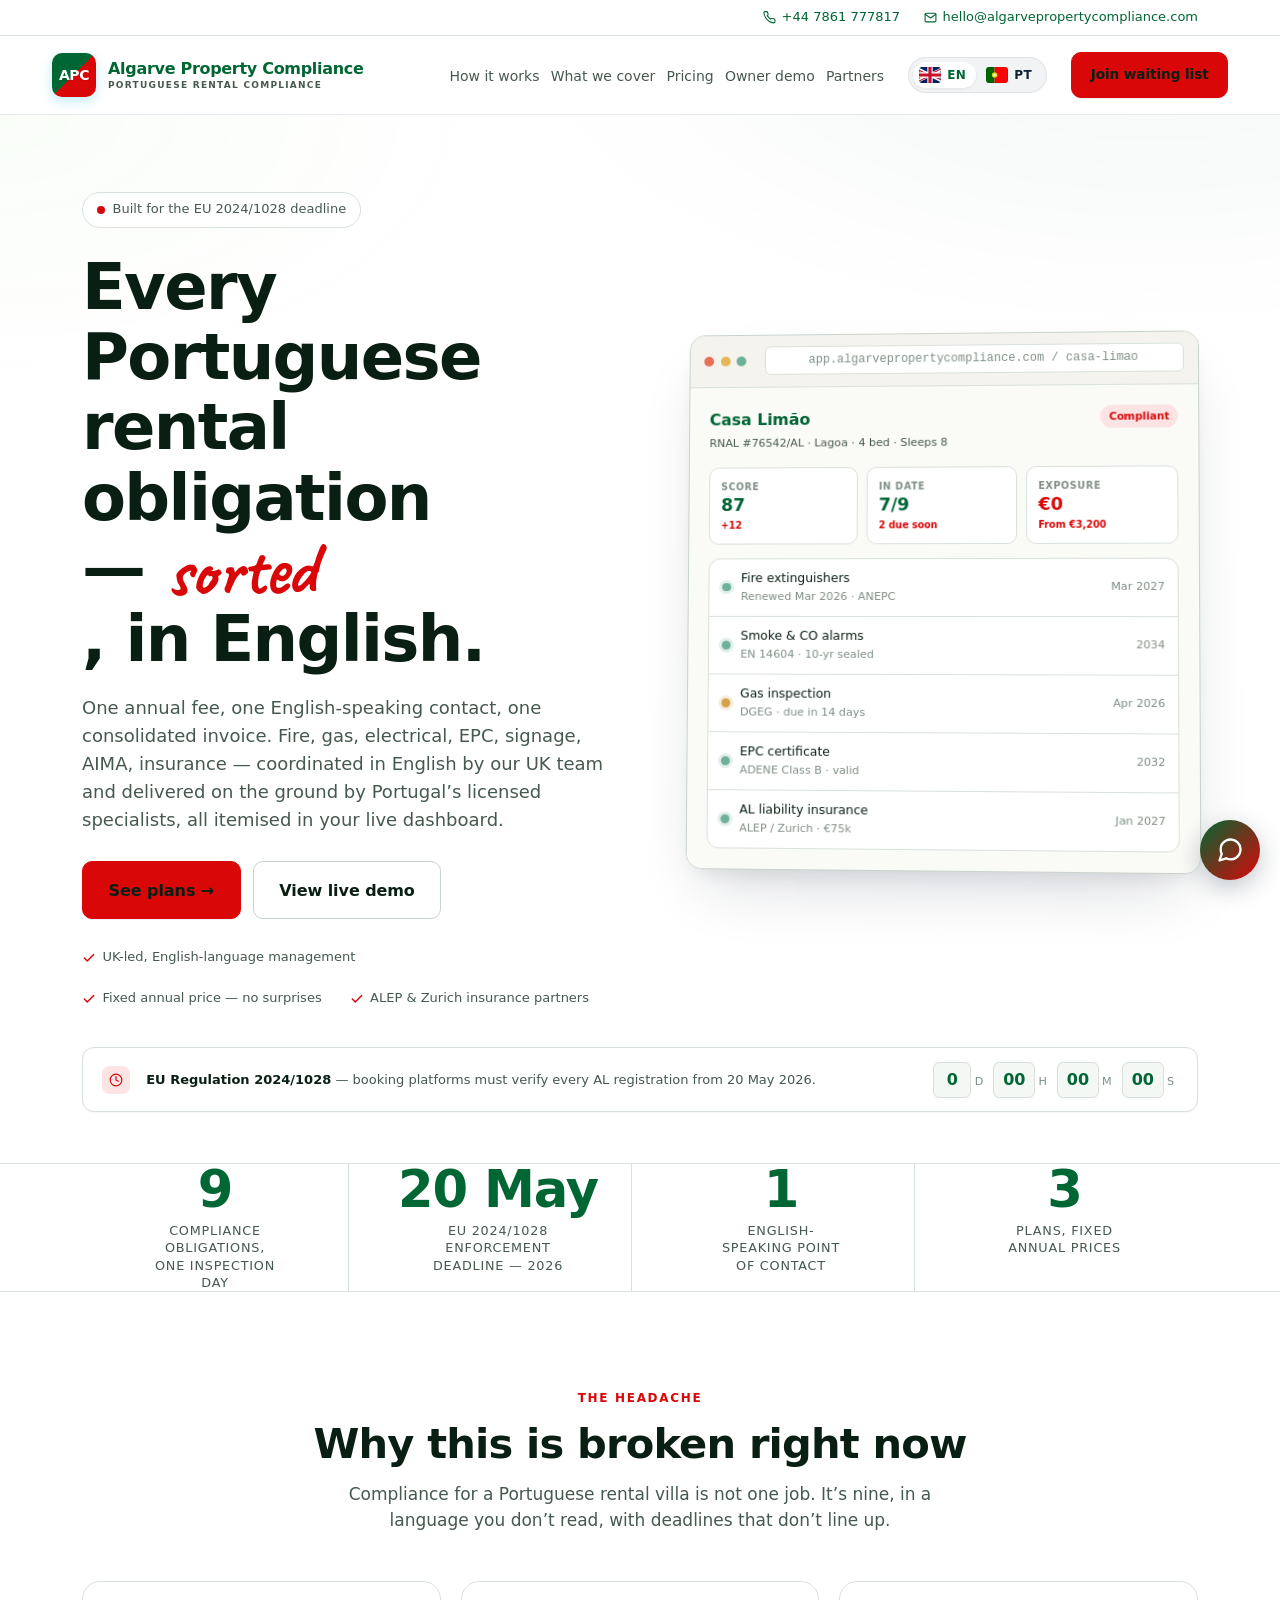
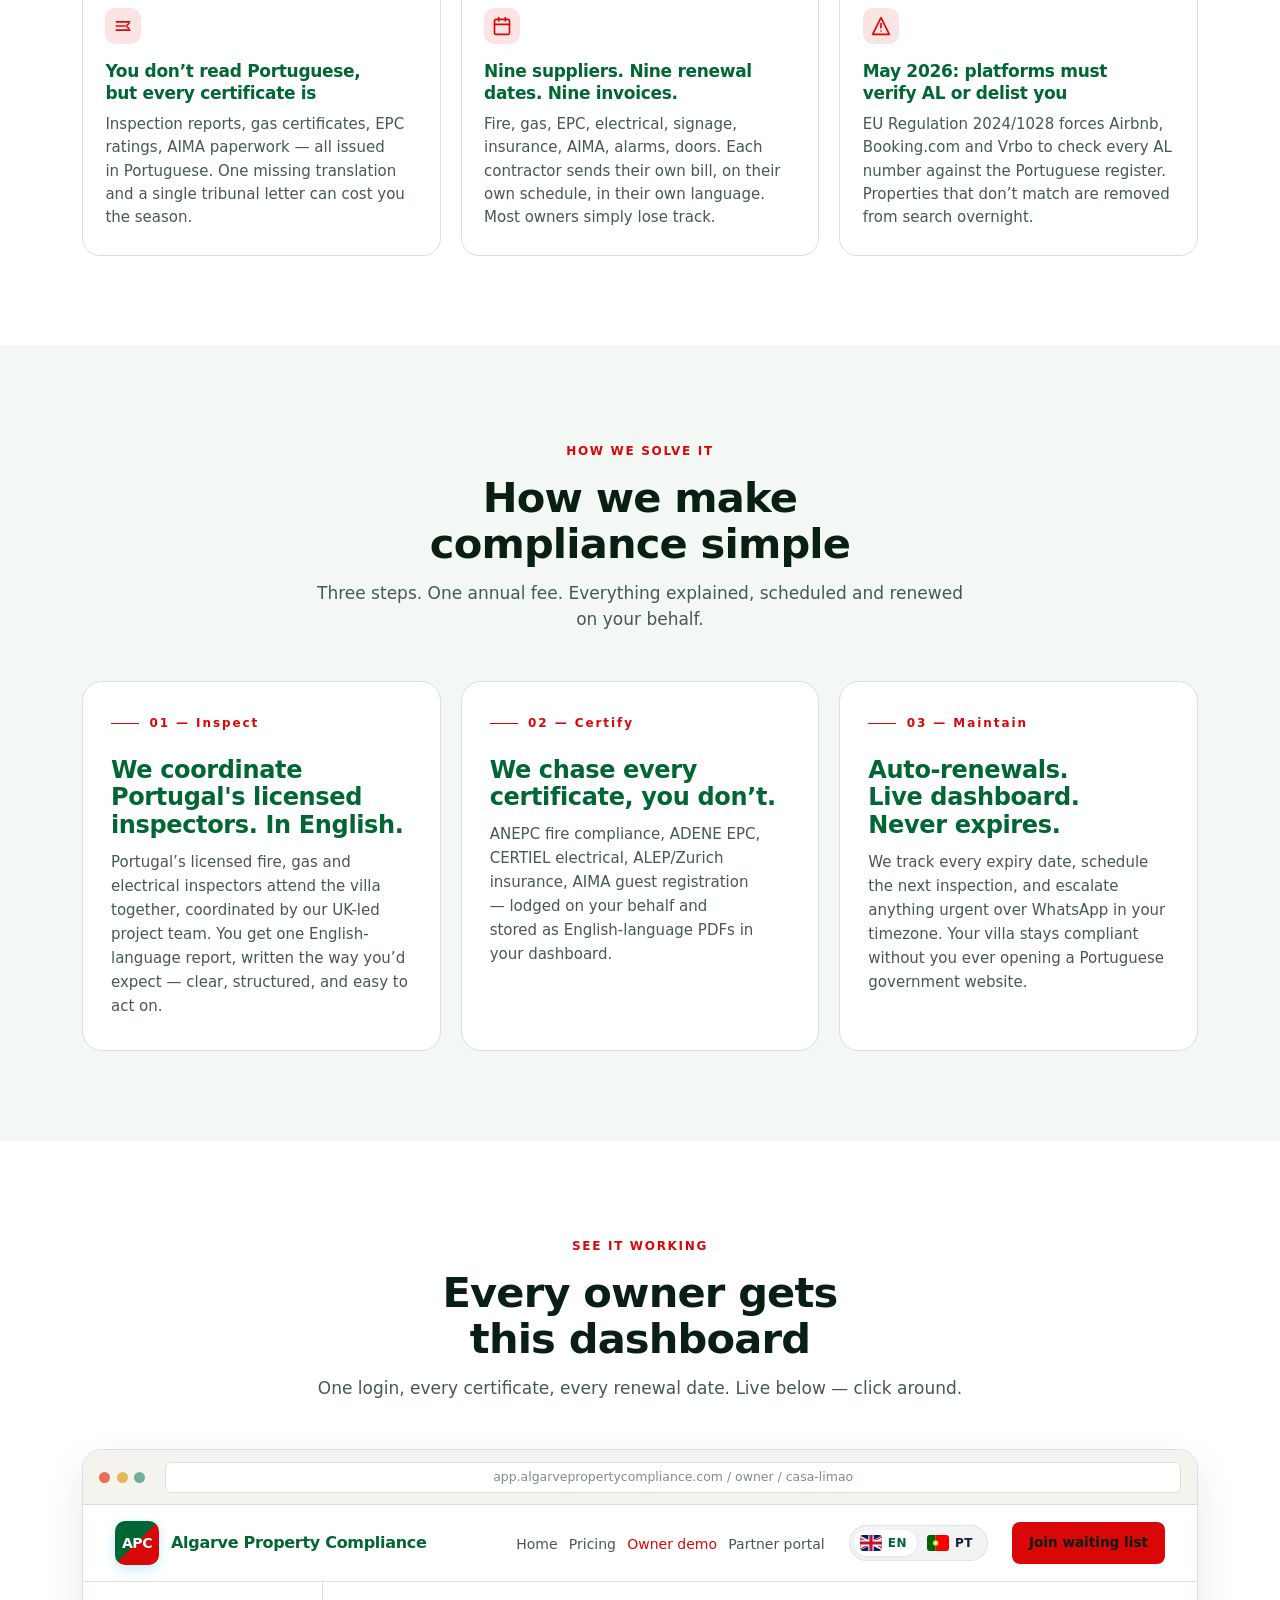
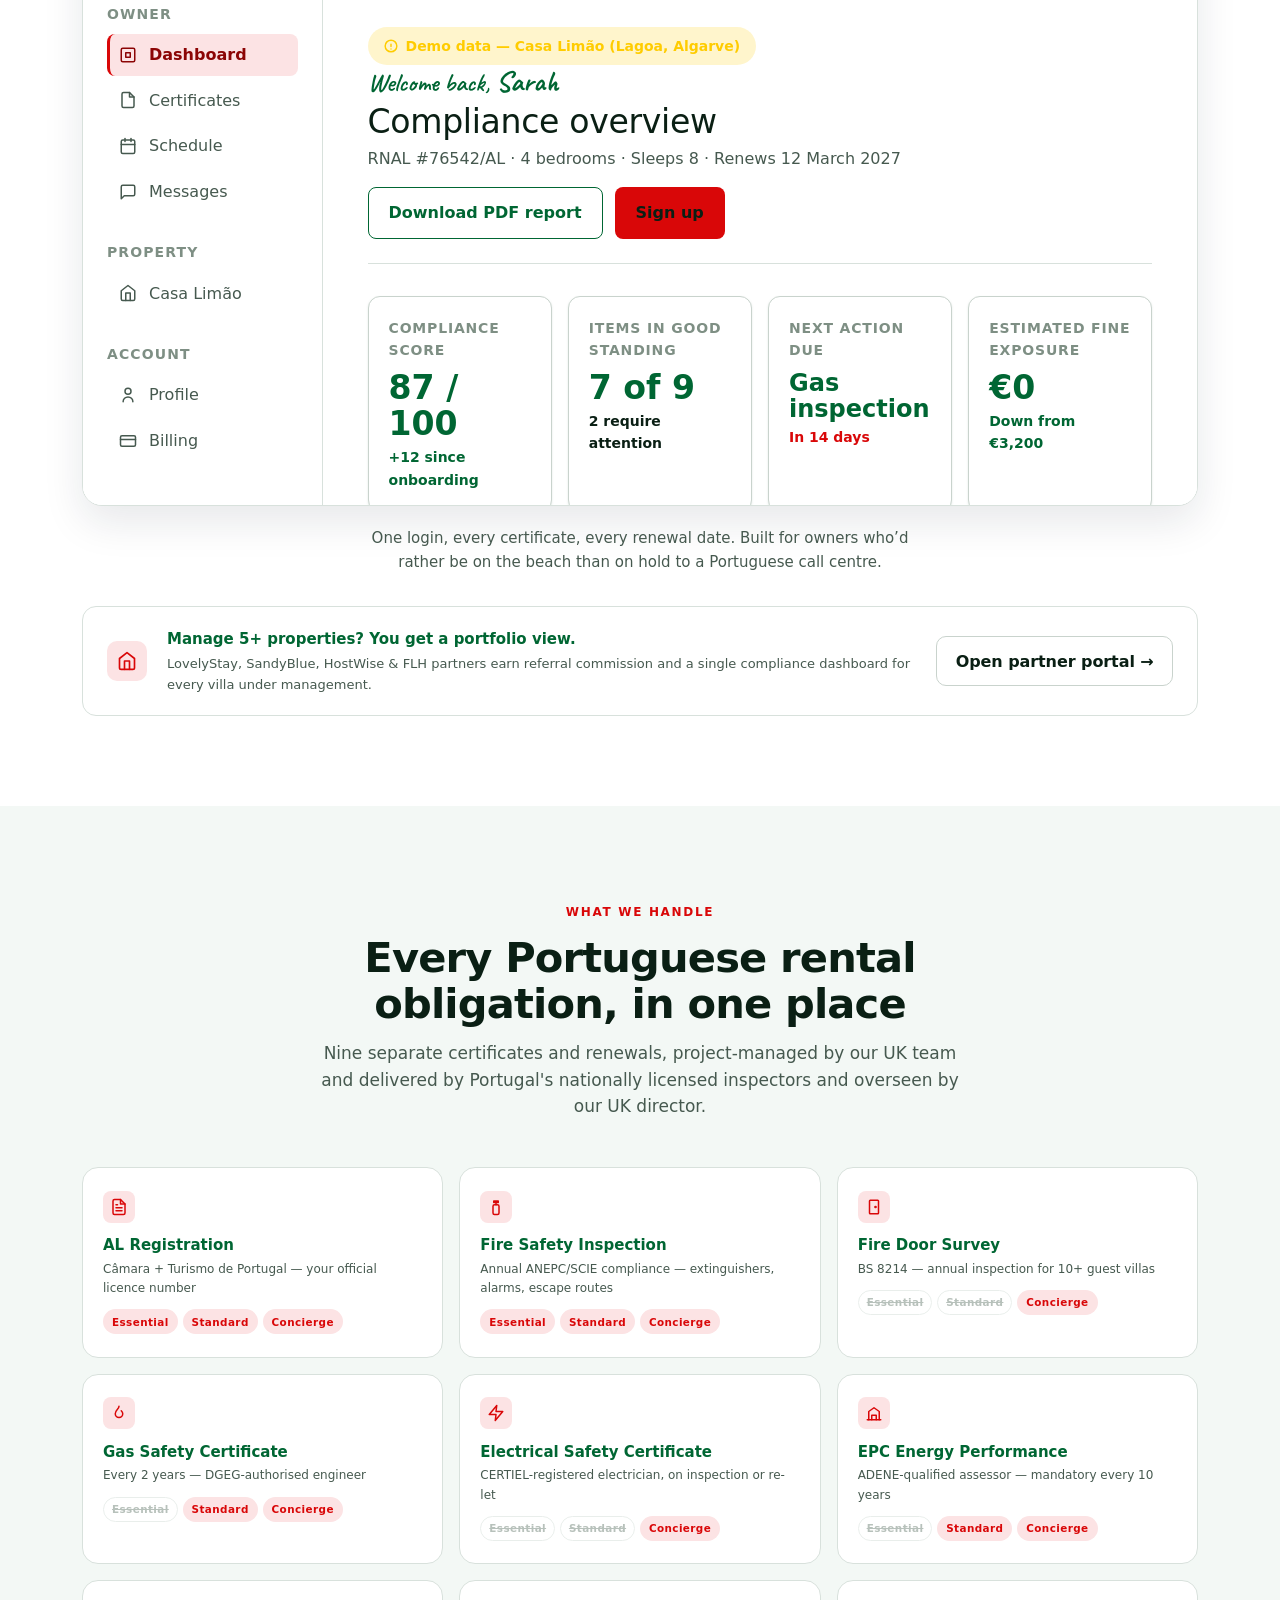
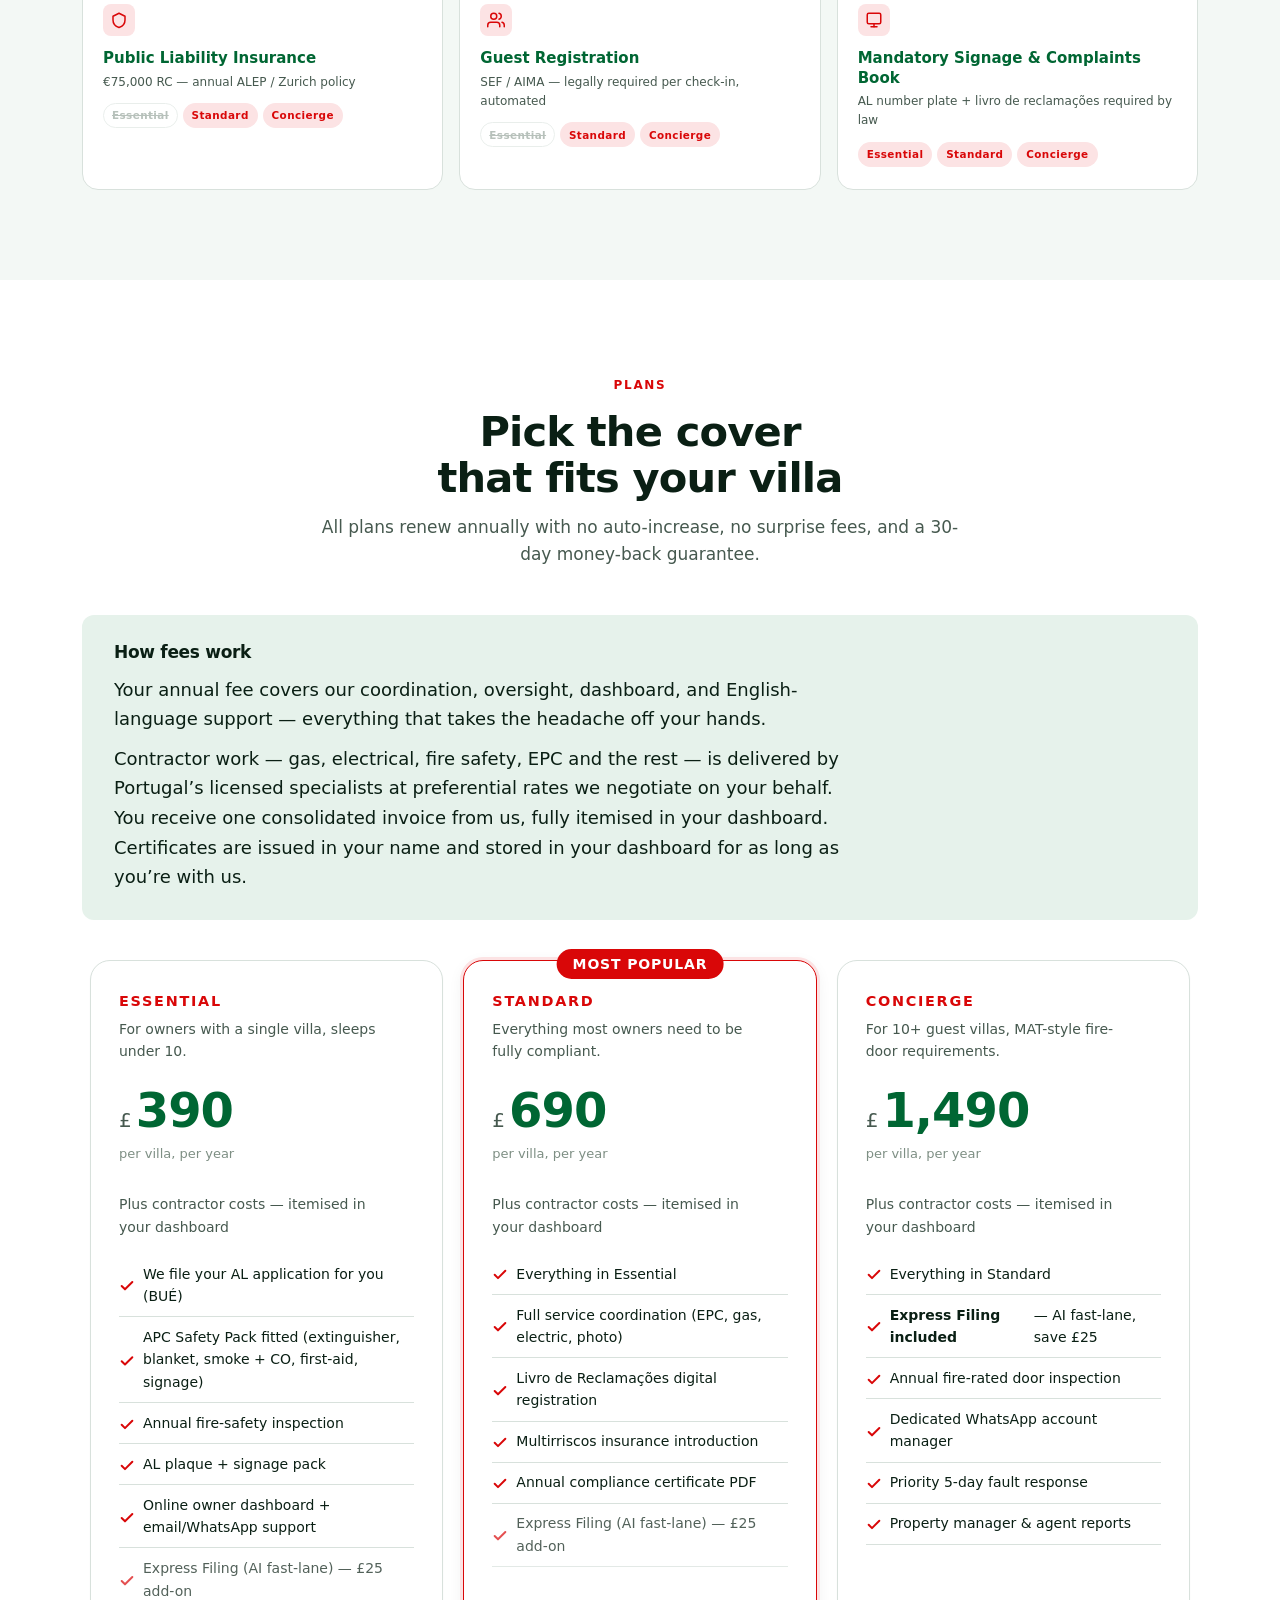
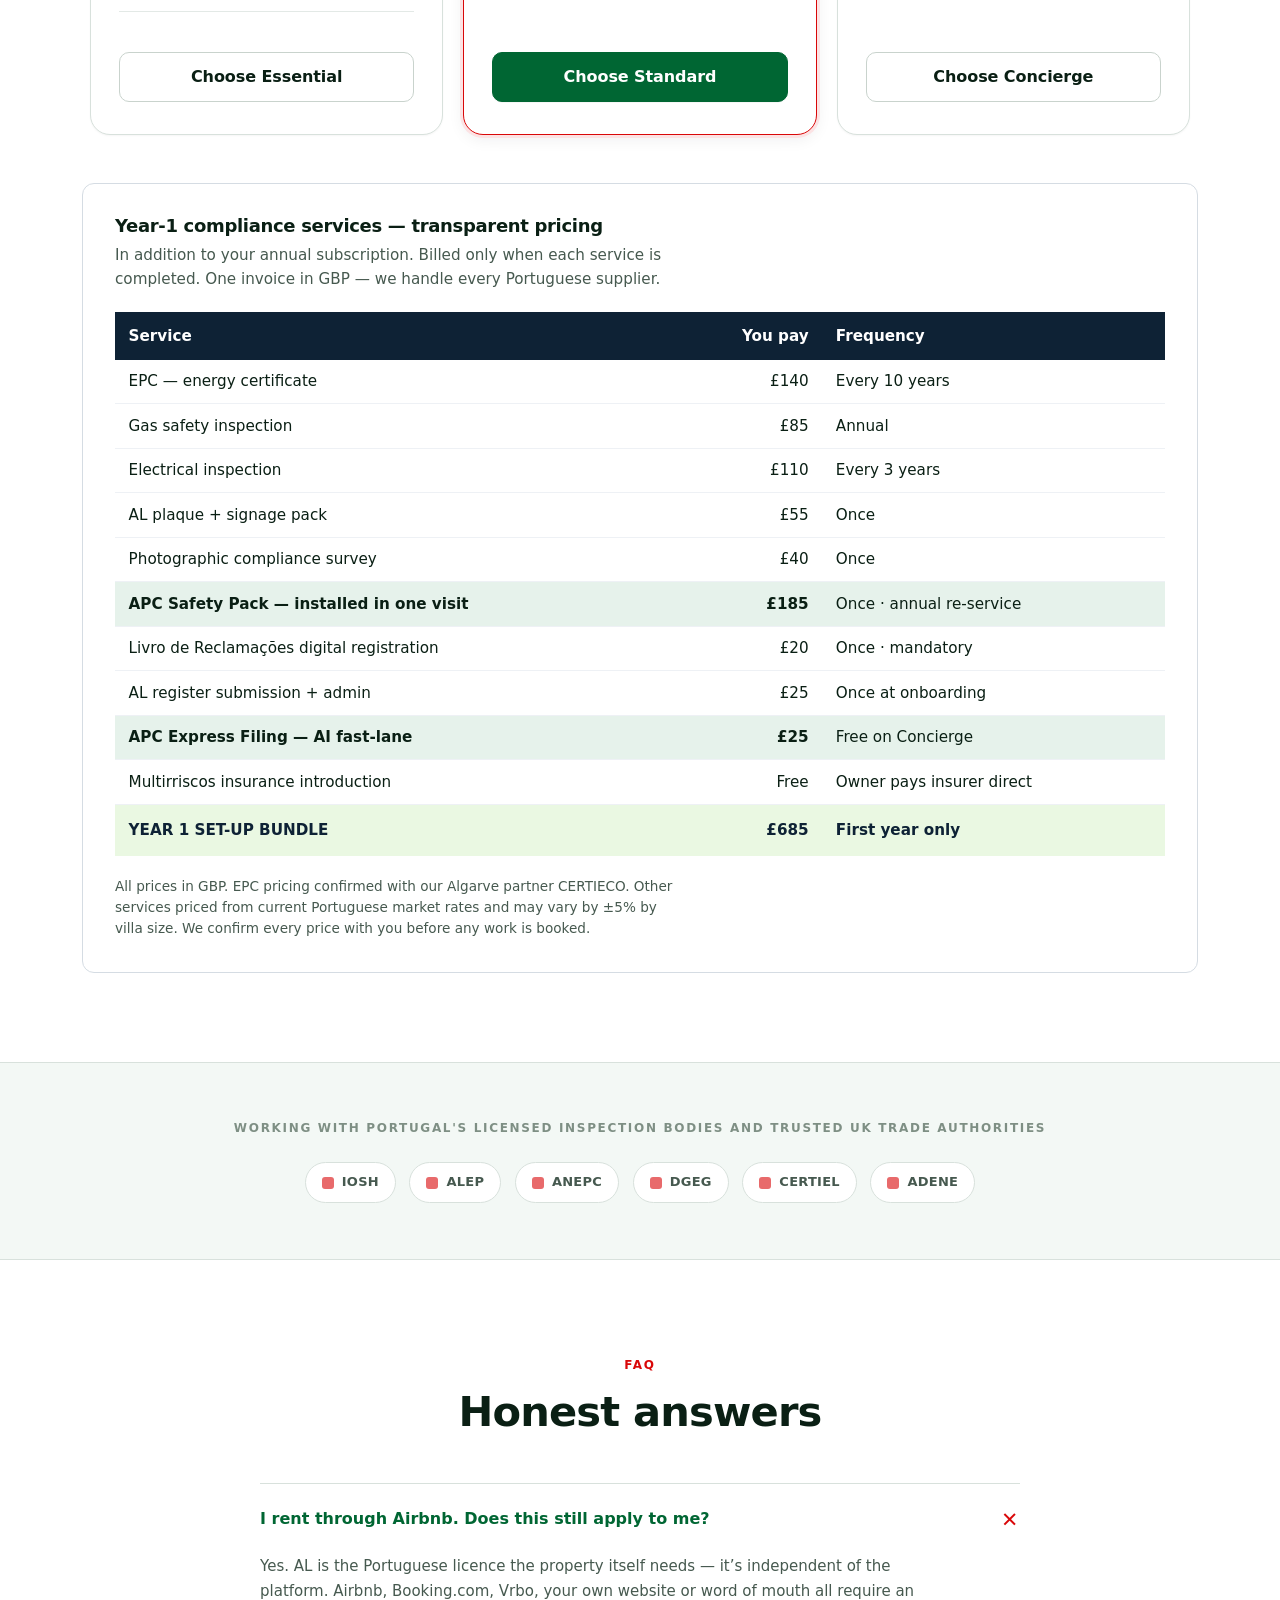
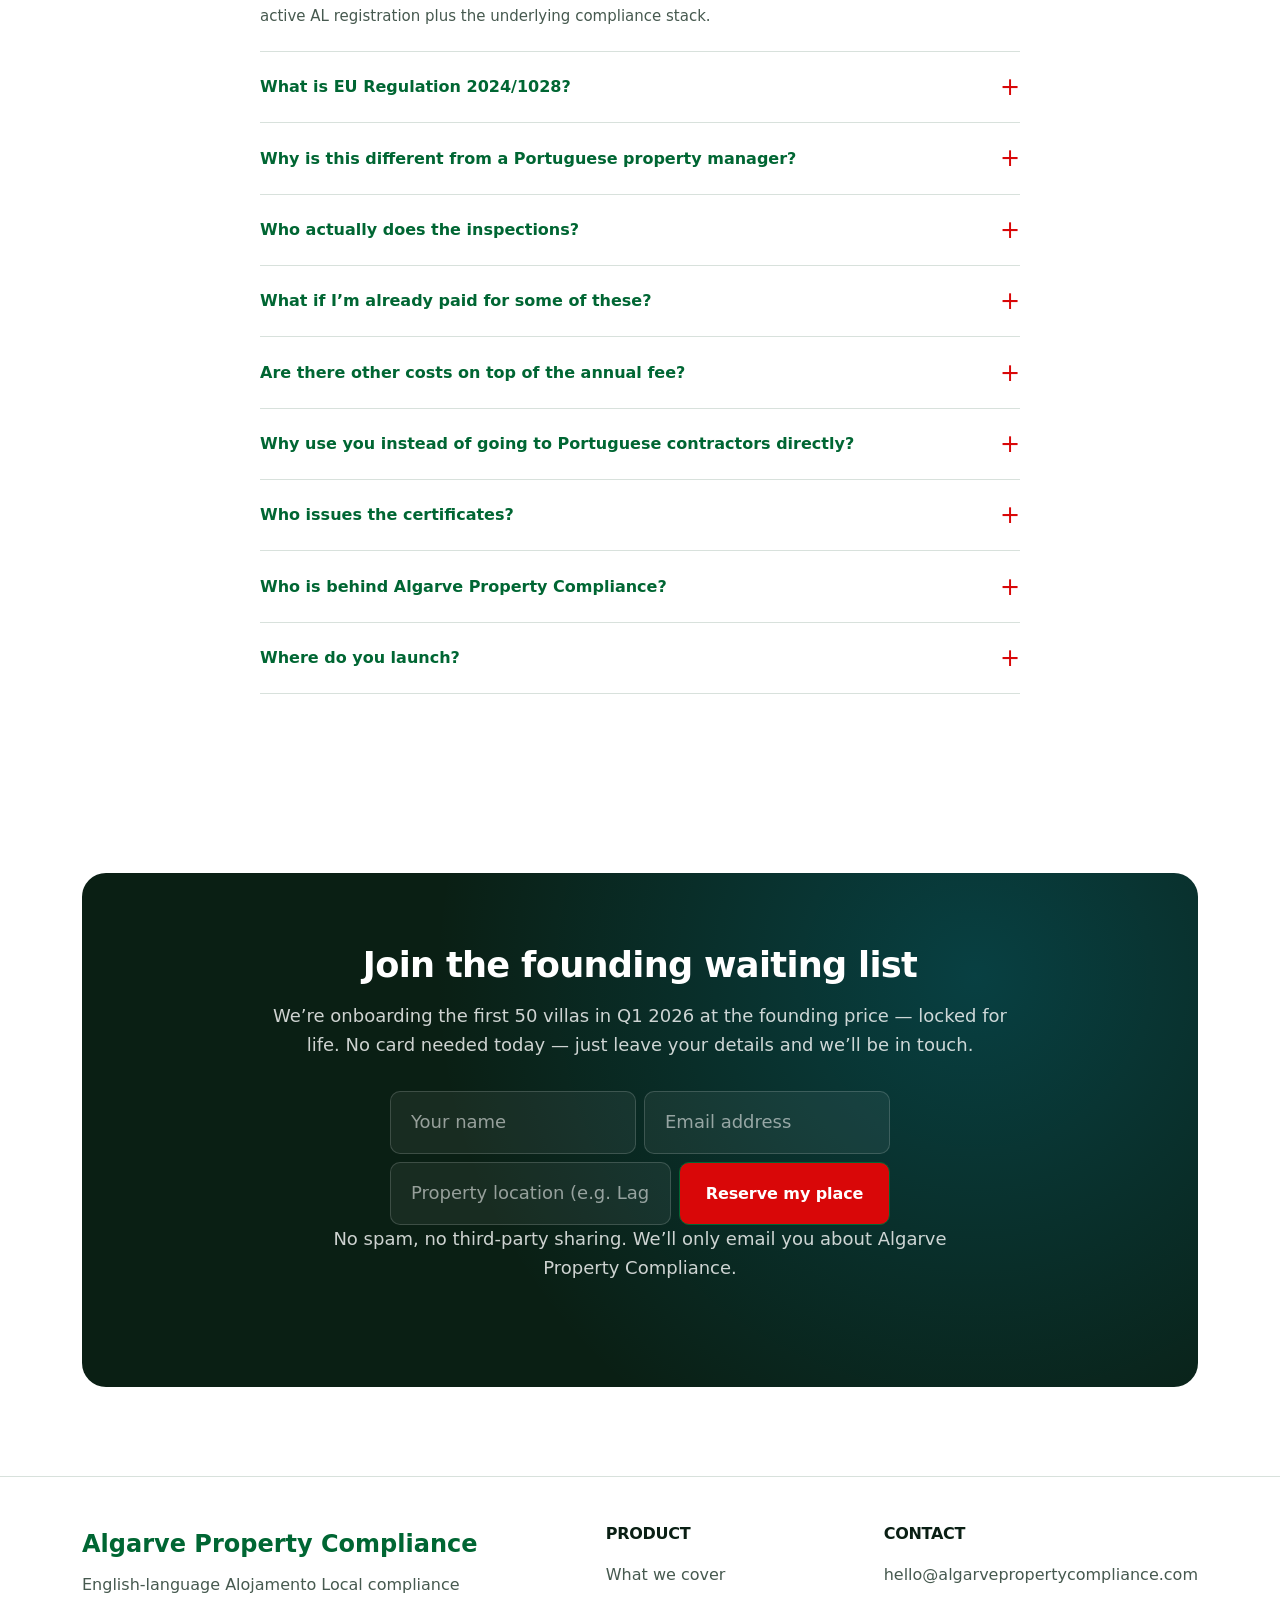
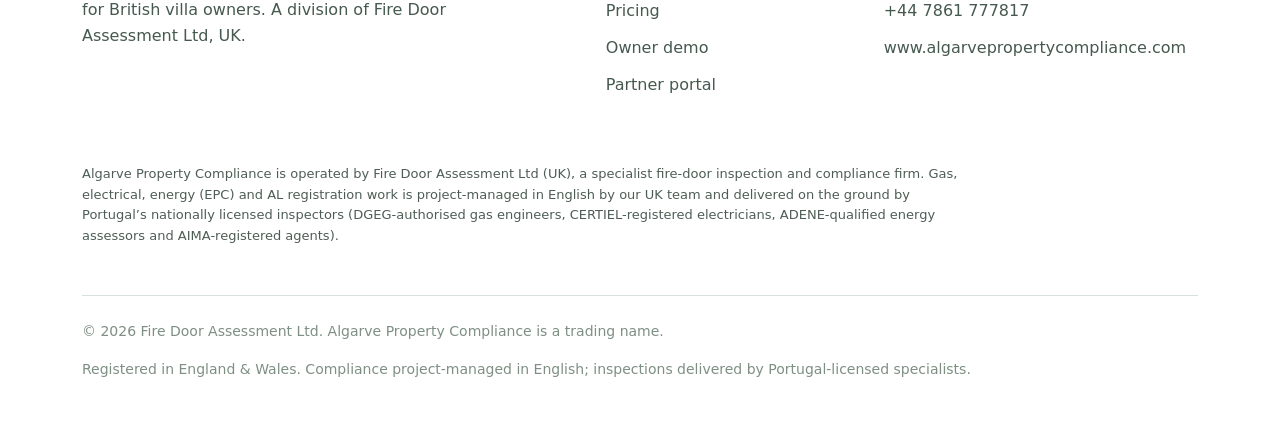
<file: index.html>
<!doctype html>
<html lang="en">
  <head>
    <meta charset="UTF-8" />
    <meta name="viewport" content="width=device-width, initial-scale=1.0" />
    <title>Algarve Property Compliance — Every Portuguese rental obligation, handled in English</title>
    <meta
      name="description"
      content="One annual fee. Every Alojamento Local obligation coordinated in English with Portugal's licensed inspectors and overseen by a UK-accredited director. Built for British villa owners ahead of EU 2024/1028 enforcement on 20 May 2026."
    />
    <meta name="theme-color" content="#006633" />

    <!-- Open Graph -->
    <meta property="og:title" content="Algarve Property Compliance — Every Portuguese rental obligation, sorted in English" />
    <meta
      property="og:description"
      content="One annual fee. Every Portuguese rental obligation, handled in English. Built for the EU 2024/1028 deadline of 20 May 2026."
    />
    <meta property="og:type" content="website" />
    <meta property="og:url" content="https://algarvepropertycompliance.com" />
    <meta property="og:image" content="https://algarvepropertycompliance.com/img/fb-cover.png" />
    <meta property="og:image:width" content="1640" />
    <meta property="og:image:height" content="856" />
    <meta name="twitter:card" content="summary_large_image" />
    <meta name="twitter:title" content="Algarve Property Compliance" />
    <meta name="twitter:description" content="One annual fee. Every Portuguese rental obligation, sorted — in English." />
    <meta name="twitter:image" content="https://algarvepropertycompliance.com/img/fb-cover.png" />

    <!-- Fonts: General Sans (body) + Caveat (script accents) -->
    <link rel="preconnect" href="https://api.fontshare.com" crossorigin />
    <link
      href="https://api.fontshare.com/v2/css?f[]=general-sans@400,500,600,700&display=swap"
      rel="stylesheet"
    />
    <link rel="preconnect" href="https://fonts.googleapis.com" />
    <link rel="preconnect" href="https://fonts.gstatic.com" crossorigin />
    <link href="https://fonts.googleapis.com/css2?family=Caveat:wght@500;600;700&display=swap" rel="stylesheet" />

    <link rel="stylesheet" href="css/style.css" />
    <link rel="stylesheet" href="css/landing.css" />

    <!-- Favicons -->
    <link rel="icon" type="image/png" sizes="32x32" href="img/favicon-32.png" />
    <link rel="icon" type="image/png" sizes="16x16" href="img/favicon-16.png" />
    <link rel="icon" type="image/png" href="img/favicon.png" />

    <!-- PWA: installable web app -->
    <link rel="manifest" href="manifest.webmanifest" />
    <meta name="theme-color" content="#0E2235" media="(prefers-color-scheme: dark)" />

    <!-- iOS Add-to-Home-Screen support -->
    <link rel="apple-touch-icon" sizes="180x180" href="img/apple-touch-icon.png" />
    <meta name="apple-mobile-web-app-capable" content="yes" />
    <meta name="apple-mobile-web-app-status-bar-style" content="black-translucent" />
    <meta name="apple-mobile-web-app-title" content="Algarve AL" />
    <meta name="mobile-web-app-capable" content="yes" />
    <meta name="format-detection" content="telephone=no" />
  </head>
  <body class="landing">
    <!-- ================ CONTACT STRIP ================ -->
    <div class="contact-strip">
      <div class="contact-strip__inner">
        <a href="tel:+447861777817">
          <svg width="13" height="13" viewBox="0 0 24 24" fill="none" stroke="currentColor" stroke-width="2" stroke-linecap="round" stroke-linejoin="round" aria-hidden="true"><path d="M22 16.92v3a2 2 0 0 1-2.18 2 19.79 19.79 0 0 1-8.63-3.07A19.5 19.5 0 0 1 4.69 12a19.79 19.79 0 0 1-3.07-8.67A2 2 0 0 1 3.6 1.18h3a2 2 0 0 1 2 1.72c.127.96.361 1.903.7 2.81a2 2 0 0 1-.45 2.11L7.91 8.84a16 16 0 0 0 6.29 6.29l1.17-.97a2 2 0 0 1 2.11-.45c.907.339 1.85.573 2.81.7A2 2 0 0 1 22 16.92z"/></svg>
          +44 7861 777817
        </a>
        <a href="mailto:hello@algarvepropertycompliance.com">
          <svg width="13" height="13" viewBox="0 0 24 24" fill="none" stroke="currentColor" stroke-width="2" stroke-linecap="round" stroke-linejoin="round" aria-hidden="true"><path d="M4 4h16c1.1 0 2 .9 2 2v12c0 1.1-.9 2-2 2H4c-1.1 0-2-.9-2-2V6c0-1.1.9-2 2-2z"/><polyline points="22,6 12,13 2,6"/></svg>
          hello@algarvepropertycompliance.com
        </a>
      </div>
    </div>

    <!-- ================ HEADER ================ -->
    <header class="header">
      <div class="header__inner">
        <a href="index.html" class="logo logo--c" aria-label="Algarve Property Compliance home">
          <span class="logo__mark" aria-hidden="true"><span>APC</span></span>
          <span class="logo__name">
            <span class="logo__top">Algarve Property Compliance</span>
            <span class="logo__sub">Portuguese Rental Compliance</span>
          </span>
        </a>

        <nav class="nav">
          <ul class="nav__links">
            <li><a href="#solution">How it works</a></li>
            <li><a href="#what">What we cover</a></li>
            <li><a href="#pricing">Pricing</a></li>
            <li><a href="owner-dashboard.html">Owner demo</a></li>
            <li><a href="partner-portal.html">Partners</a></li>
          </ul>
          <div class="lang-switch" role="group" aria-label="Language">
            <a href="index.html" class="lang-switch__btn is-active" aria-current="true" lang="en" title="English">
              <span class="flag flag--gb" aria-hidden="true"></span>
              <span class="lang-switch__label">EN</span>
            </a>
            <a href="index-pt.html" class="lang-switch__btn" lang="pt" title="Português">
              <span class="flag flag--pt" aria-hidden="true"></span>
              <span class="lang-switch__label">PT</span>
            </a>
          </div>
          <a href="#waitlist" class="btn btn--lime">Join waiting list</a>
        </nav>
      </div>
    </header>

    <main>
      <!-- ================ HERO ================ -->
      <section class="hero">
        <div class="container">
          <div class="hero__grid">
            <div class="hero__copy">
              <span class="hero__eyebrow">
                <span class="dot" aria-hidden="true"></span>
                Built for the EU 2024/1028 deadline
              </span>
              <h1 class="hero__title">
                Every Portuguese rental obligation &mdash; <em>sorted</em>, in English.
              </h1>
              <p class="hero__subtitle">
                One annual fee, one English-speaking contact, one consolidated invoice. Fire, gas, electrical, EPC, signage, AIMA, insurance &mdash; coordinated in English by our UK team and delivered on the ground by Portugal&rsquo;s licensed specialists, all itemised in your live dashboard.
              </p>
              <div class="hero__actions">
                <a href="#pricing" class="btn btn--lime btn--lg">See plans &rarr;</a>
                <a href="#preview" class="btn btn--ghost btn--lg">View live demo</a>
              </div>
              <div class="hero__trust">
                <span>
                  <svg width="14" height="14" viewBox="0 0 24 24" fill="none" stroke="currentColor" stroke-width="2.5" stroke-linecap="round" stroke-linejoin="round" aria-hidden="true"><polyline points="20 6 9 17 4 12"/></svg>
                  UK-led, English-language management
                </span>
                <span>
                  <svg width="14" height="14" viewBox="0 0 24 24" fill="none" stroke="currentColor" stroke-width="2.5" stroke-linecap="round" stroke-linejoin="round" aria-hidden="true"><polyline points="20 6 9 17 4 12"/></svg>
                  Fixed annual price &mdash; no surprises
                </span>
                <span>
                  <svg width="14" height="14" viewBox="0 0 24 24" fill="none" stroke="currentColor" stroke-width="2.5" stroke-linecap="round" stroke-linejoin="round" aria-hidden="true"><polyline points="20 6 9 17 4 12"/></svg>
                  ALEP &amp; Zurich insurance partners
                </span>
              </div>
            </div>

            <!-- Hero dashboard mock -->
            <div class="hero__mock" aria-hidden="true">
              <div class="mock">
                <div class="mock__chrome">
                  <span class="mock__dot"></span>
                  <span class="mock__dot"></span>
                  <span class="mock__dot"></span>
                  <span class="mock__url">app.algarvepropertycompliance.com / casa-limao</span>
                </div>
                <div class="mock__body">
                  <div class="mock__head">
                    <div>
                      <div class="mock__title">Casa Lim&atilde;o</div>
                      <div class="mock__sub">RNAL #76542/AL · Lagoa · 4 bed · Sleeps 8</div>
                    </div>
                    <span class="mock__badge">Compliant</span>
                  </div>
                  <div class="mock__kpis">
                    <div class="mock__kpi">
                      <div class="mock__kpi-label">Score</div>
                      <div class="mock__kpi-value" data-counter="87" data-suffix="">87</div>
                      <div class="mock__kpi-delta">+12</div>
                    </div>
                    <div class="mock__kpi">
                      <div class="mock__kpi-label">In date</div>
                      <div class="mock__kpi-value" data-counter="7" data-suffix="/9">7/9</div>
                      <div class="mock__kpi-delta">2 due soon</div>
                    </div>
                    <div class="mock__kpi">
                      <div class="mock__kpi-label">Exposure</div>
                      <div class="mock__kpi-value" style="color:#D90708;">&euro;0</div>
                      <div class="mock__kpi-delta">From &euro;3,200</div>
                    </div>
                  </div>
                  <div class="mock__rows">
                    <div class="mock__row">
                      <span class="mock__light mock__light--green"></span>
                      <div>
                        <div class="mock__name">Fire extinguishers</div>
                        <div class="mock__meta">Renewed Mar 2026 · ANEPC</div>
                      </div>
                      <span class="mock__meta">Mar 2027</span>
                    </div>
                    <div class="mock__row">
                      <span class="mock__light mock__light--green"></span>
                      <div>
                        <div class="mock__name">Smoke &amp; CO alarms</div>
                        <div class="mock__meta">EN 14604 · 10-yr sealed</div>
                      </div>
                      <span class="mock__meta">2034</span>
                    </div>
                    <div class="mock__row">
                      <span class="mock__light mock__light--amber"></span>
                      <div>
                        <div class="mock__name">Gas inspection</div>
                        <div class="mock__meta">DGEG &middot; due in 14 days</div>
                      </div>
                      <span class="mock__meta">Apr 2026</span>
                    </div>
                    <div class="mock__row">
                      <span class="mock__light mock__light--green"></span>
                      <div>
                        <div class="mock__name">EPC certificate</div>
                        <div class="mock__meta">ADENE Class B · valid</div>
                      </div>
                      <span class="mock__meta">2032</span>
                    </div>
                    <div class="mock__row">
                      <span class="mock__light mock__light--green"></span>
                      <div>
                        <div class="mock__name">AL liability insurance</div>
                        <div class="mock__meta">ALEP / Zurich · &euro;75k</div>
                      </div>
                      <span class="mock__meta">Jan 2027</span>
                    </div>
                  </div>
                </div>
              </div>
            </div>
          </div>

          <!-- Thin elegant countdown strip -->
          <div class="countdown-strip" role="region" aria-label="Time remaining until EU 2024/1028 enforcement">
            <div class="countdown-strip__icon" aria-hidden="true">
              <svg width="14" height="14" viewBox="0 0 24 24" fill="none" stroke="currentColor" stroke-width="2" stroke-linecap="round" stroke-linejoin="round"><circle cx="12" cy="12" r="10"/><polyline points="12 6 12 12 16 14"/></svg>
            </div>
            <div class="countdown-strip__text">
              <strong>EU Regulation 2024/1028</strong> — booking platforms must verify every AL registration from 20 May 2026.
            </div>
            <div class="countdown-strip__digits">
              <span class="countdown-strip__num" data-countdown="days">14</span>
              <span class="countdown-strip__sep">d</span>
              <span class="countdown-strip__num" data-countdown="hours">06</span>
              <span class="countdown-strip__sep">h</span>
              <span class="countdown-strip__num" data-countdown="minutes">23</span>
              <span class="countdown-strip__sep">m</span>
              <span class="countdown-strip__num" data-countdown="seconds">00</span>
              <span class="countdown-strip__sep">s</span>
            </div>
          </div>
        </div>
      </section>

      <!-- ================ STATS STRIP ================ -->
      <section class="stats reveal">
        <div class="container">
          <div class="stats__row">
            <div class="stat">
              <div class="stat__value">9</div>
              <div class="stat__label">Compliance obligations, one inspection day</div>
            </div>
            <div class="stat">
              <div class="stat__value">20 May</div>
              <div class="stat__label">EU 2024/1028 enforcement deadline — 2026</div>
            </div>
            <div class="stat">
              <div class="stat__value">1</div>
              <div class="stat__label">English-speaking point of contact</div>
            </div>
            <div class="stat">
              <div class="stat__value">3</div>
              <div class="stat__label">Plans, fixed annual prices</div>
            </div>
          </div>
        </div>
      </section>

      <!-- ================ THE HEADACHE ================ -->
      <section class="reveal" id="problem">
        <div class="container">
          <div class="section-header section-header--center">
            <span class="section-header__eyebrow">The headache</span>
            <h2 class="section-header__title">Why this is broken right now</h2>
            <p class="section-header__subtitle">
              Compliance for a Portuguese rental villa is not one job. It&rsquo;s nine, in a
              language you don&rsquo;t read, with deadlines that don&rsquo;t line up.
            </p>
          </div>

          <div class="pain-grid">
            <article class="pain-card">
              <div class="pain-card__icon" aria-hidden="true">
                <svg width="20" height="20" viewBox="0 0 24 24" fill="none" stroke="currentColor" stroke-width="2" stroke-linecap="round" stroke-linejoin="round"><path d="M4 7h16M4 12h10M4 17h16"/><path d="M19 9l-3 3 3 3"/></svg>
              </div>
              <h3 class="pain-card__title">You don&rsquo;t read Portuguese, but every certificate is</h3>
              <p class="pain-card__body">
                Inspection reports, gas certificates, EPC ratings, AIMA paperwork &mdash; all
                issued in Portuguese. One missing translation and a single tribunal letter can
                cost you the season.
              </p>
            </article>

            <article class="pain-card">
              <div class="pain-card__icon" aria-hidden="true">
                <svg width="20" height="20" viewBox="0 0 24 24" fill="none" stroke="currentColor" stroke-width="2" stroke-linecap="round" stroke-linejoin="round"><rect x="3" y="4" width="18" height="18" rx="2"/><line x1="16" y1="2" x2="16" y2="6"/><line x1="8" y1="2" x2="8" y2="6"/><line x1="3" y1="10" x2="21" y2="10"/></svg>
              </div>
              <h3 class="pain-card__title">Nine suppliers. Nine renewal dates. Nine invoices.</h3>
              <p class="pain-card__body">
                Fire, gas, EPC, electrical, signage, insurance, AIMA, alarms, doors. Each
                contractor sends their own bill, on their own schedule, in their own language.
                Most owners simply lose track.
              </p>
            </article>

            <article class="pain-card">
              <div class="pain-card__icon" aria-hidden="true">
                <svg width="20" height="20" viewBox="0 0 24 24" fill="none" stroke="currentColor" stroke-width="2" stroke-linecap="round" stroke-linejoin="round"><path d="M12 2 L2 22 H22 Z"/><line x1="12" y1="9" x2="12" y2="14"/><line x1="12" y1="18" x2="12.01" y2="18"/></svg>
              </div>
              <h3 class="pain-card__title">May 2026: platforms must verify AL or delist you</h3>
              <p class="pain-card__body">
                EU Regulation 2024/1028 forces Airbnb, Booking.com and Vrbo to check every
                AL number against the Portuguese register. Properties that don&rsquo;t match
                are removed from search overnight.
              </p>
            </article>
          </div>
        </div>
      </section>

      <!-- ================ HOW WE SOLVE IT ================ -->
      <section class="reveal" id="solution" style="background: var(--color-surface-offset);">
        <div class="container">
          <div class="section-header section-header--center">
            <span class="section-header__eyebrow">How we solve it</span>
            <h2 class="section-header__title">How we make compliance simple</h2>
            <p class="section-header__subtitle">
              Three steps. One annual fee. Everything explained, scheduled and renewed on your
              behalf.
            </p>
          </div>

          <div class="steps">
            <article class="step">
              <span class="step__num">01 — Inspect</span>
              <h3 class="step__title">We coordinate Portugal's licensed inspectors. In English.</h3>
              <p class="step__body">
                Portugal&rsquo;s licensed fire, gas and electrical inspectors attend the villa
                together, coordinated by our UK-led project team. You get one English-language
                report, written the way you&rsquo;d expect — clear, structured, and easy to act on.
              </p>
            </article>

            <article class="step">
              <span class="step__num">02 — Certify</span>
              <h3 class="step__title">We chase every certificate, you don&rsquo;t.</h3>
              <p class="step__body">
                ANEPC fire compliance, ADENE EPC, CERTIEL electrical, ALEP/Zurich insurance,
                AIMA guest registration &mdash; lodged on your behalf and stored as
                English-language PDFs in your dashboard.
              </p>
            </article>

            <article class="step">
              <span class="step__num">03 — Maintain</span>
              <h3 class="step__title">Auto-renewals. Live dashboard. Never expires.</h3>
              <p class="step__body">
                We track every expiry date, schedule the next inspection, and escalate anything
                urgent over WhatsApp in your timezone. Your villa stays compliant without you
                ever opening a Portuguese government website.
              </p>
            </article>
          </div>
        </div>
      </section>

      <!-- ================ SEE IT WORKING ================ -->
      <section class="reveal" id="preview">
        <div class="container">
          <div class="section-header section-header--center">
            <span class="section-header__eyebrow">See it working</span>
            <h2 class="section-header__title">Every owner gets this dashboard</h2>
            <p class="section-header__subtitle">
              One login, every certificate, every renewal date. Live below — click around.
            </p>
          </div>

          <div class="preview">
            <div class="preview__chrome" aria-hidden="true">
              <span class="preview__dot"></span>
              <span class="preview__dot"></span>
              <span class="preview__dot"></span>
              <span class="preview__url">app.algarvepropertycompliance.com / owner / casa-limao</span>
            </div>
            <iframe
              class="preview__frame"
              src="owner-dashboard.html"
              title="Live owner dashboard preview"
              loading="lazy"
            ></iframe>
          </div>

          <p class="preview-caption">
            One login, every certificate, every renewal date. Built for owners who&rsquo;d rather be
            on the beach than on hold to a Portuguese call centre.
          </p>

          <div class="partner-callout">
            <div class="partner-callout__icon" aria-hidden="true">
              <svg width="20" height="20" viewBox="0 0 24 24" fill="none" stroke="currentColor" stroke-width="2" stroke-linecap="round" stroke-linejoin="round"><path d="M3 9l9-7 9 7v11a2 2 0 0 1-2 2H5a2 2 0 0 1-2-2z"/><polyline points="9 22 9 12 15 12 15 22"/></svg>
            </div>
            <div class="partner-callout__text">
              <div class="partner-callout__title">Manage 5+ properties? You get a portfolio view.</div>
              <div class="partner-callout__sub">
                LovelyStay, SandyBlue, HostWise &amp; FLH partners earn referral commission and a single compliance dashboard for every villa under management.
              </div>
            </div>
            <a href="partner-portal.html" class="btn btn--ghost">Open partner portal &rarr;</a>
          </div>
        </div>
      </section>

      <!-- ================ WHAT WE HANDLE ================ -->
      <section class="reveal" id="what" style="background: var(--color-surface-offset);">
        <div class="container">
          <div class="section-header section-header--center">
            <span class="section-header__eyebrow">What we handle</span>
            <h2 class="section-header__title">Every Portuguese rental obligation, in one place</h2>
            <p class="section-header__subtitle">
              Nine separate certificates and renewals, project-managed by our UK team and
              delivered by Portugal's nationally licensed inspectors and overseen by our UK director.
            </p>
          </div>

          <div class="obs-grid">
            <!-- 1 AL Registration -->
            <article class="ob">
              <div class="ob__icon" aria-hidden="true">
                <svg width="18" height="18" viewBox="0 0 24 24" fill="none" stroke="currentColor" stroke-width="2" stroke-linecap="round" stroke-linejoin="round"><path d="M14 2H6a2 2 0 0 0-2 2v16a2 2 0 0 0 2 2h12a2 2 0 0 0 2-2V8z"/><polyline points="14 2 14 8 20 8"/><line x1="16" y1="13" x2="8" y2="13"/><line x1="16" y1="17" x2="8" y2="17"/><polyline points="10 9 9 9 8 9"/></svg>
              </div>
              <div class="ob__name">AL Registration</div>
              <div class="ob__cadence">C&acirc;mara + Turismo de Portugal — your official licence number</div>
              <div class="ob__plans">
                <span class="ob__chip ob__chip--active">Essential</span>
                <span class="ob__chip ob__chip--active">Standard</span>
                <span class="ob__chip ob__chip--active">Concierge</span>
              </div>
            </article>

            <!-- 2 Fire Safety Inspection -->
            <article class="ob">
              <div class="ob__icon" aria-hidden="true">
                <svg width="18" height="18" viewBox="0 0 24 24" fill="none" stroke="currentColor" stroke-width="2" stroke-linecap="round" stroke-linejoin="round"><path d="M9 4h6v2H9z"/><path d="M12 6v3"/><rect x="8" y="9" width="8" height="13" rx="2"/></svg>
              </div>
              <div class="ob__name">Fire Safety Inspection</div>
              <div class="ob__cadence">Annual ANEPC/SCIE compliance — extinguishers, alarms, escape routes</div>
              <div class="ob__plans">
                <span class="ob__chip ob__chip--active">Essential</span>
                <span class="ob__chip ob__chip--active">Standard</span>
                <span class="ob__chip ob__chip--active">Concierge</span>
              </div>
            </article>

            <!-- 3 Fire Door Survey -->
            <article class="ob">
              <div class="ob__icon" aria-hidden="true">
                <svg width="18" height="18" viewBox="0 0 24 24" fill="none" stroke="currentColor" stroke-width="2" stroke-linecap="round" stroke-linejoin="round"><rect x="6" y="3" width="12" height="18" rx="1"/><circle cx="14" cy="12" r="0.8"/></svg>
              </div>
              <div class="ob__name">Fire Door Survey</div>
              <div class="ob__cadence">BS&nbsp;8214 — annual inspection for 10+ guest villas</div>
              <div class="ob__plans">
                <span class="ob__chip">Essential</span>
                <span class="ob__chip">Standard</span>
                <span class="ob__chip ob__chip--active">Concierge</span>
              </div>
            </article>

            <!-- 4 Gas Safety Certificate -->
            <article class="ob">
              <div class="ob__icon" aria-hidden="true">
                <svg width="18" height="18" viewBox="0 0 24 24" fill="none" stroke="currentColor" stroke-width="2" stroke-linecap="round" stroke-linejoin="round"><path d="M12 3c0 4-5 5-5 10a5 5 0 0 0 10 0c0-2-1-3-2-4"/></svg>
              </div>
              <div class="ob__name">Gas Safety Certificate</div>
              <div class="ob__cadence">Every 2 years — DGEG-authorised engineer</div>
              <div class="ob__plans">
                <span class="ob__chip">Essential</span>
                <span class="ob__chip ob__chip--active">Standard</span>
                <span class="ob__chip ob__chip--active">Concierge</span>
              </div>
            </article>

            <!-- 5 Electrical Safety Certificate -->
            <article class="ob">
              <div class="ob__icon" aria-hidden="true">
                <svg width="18" height="18" viewBox="0 0 24 24" fill="none" stroke="currentColor" stroke-width="2" stroke-linecap="round" stroke-linejoin="round"><polyline points="13 2 3 14 12 14 11 22 21 10 12 10 13 2"/></svg>
              </div>
              <div class="ob__name">Electrical Safety Certificate</div>
              <div class="ob__cadence">CERTIEL-registered electrician, on inspection or re-let</div>
              <div class="ob__plans">
                <span class="ob__chip">Essential</span>
                <span class="ob__chip">Standard</span>
                <span class="ob__chip ob__chip--active">Concierge</span>
              </div>
            </article>

            <!-- 6 EPC -->
            <article class="ob">
              <div class="ob__icon" aria-hidden="true">
                <svg width="18" height="18" viewBox="0 0 24 24" fill="none" stroke="currentColor" stroke-width="2" stroke-linecap="round" stroke-linejoin="round"><path d="M3 21h18"/><path d="M5 21V10l7-5 7 5v11"/><path d="M9 21v-6h6v6"/></svg>
              </div>
              <div class="ob__name">EPC Energy Performance</div>
              <div class="ob__cadence">ADENE-qualified assessor — mandatory every 10 years</div>
              <div class="ob__plans">
                <span class="ob__chip">Essential</span>
                <span class="ob__chip ob__chip--active">Standard</span>
                <span class="ob__chip ob__chip--active">Concierge</span>
              </div>
            </article>

            <!-- 7 Public Liability Insurance -->
            <article class="ob">
              <div class="ob__icon" aria-hidden="true">
                <svg width="18" height="18" viewBox="0 0 24 24" fill="none" stroke="currentColor" stroke-width="2" stroke-linecap="round" stroke-linejoin="round"><path d="M12 3l8 4v5c0 5-3.5 8.5-8 10-4.5-1.5-8-5-8-10V7z"/></svg>
              </div>
              <div class="ob__name">Public Liability Insurance</div>
              <div class="ob__cadence">&euro;75,000 RC — annual ALEP / Zurich policy</div>
              <div class="ob__plans">
                <span class="ob__chip">Essential</span>
                <span class="ob__chip ob__chip--active">Standard</span>
                <span class="ob__chip ob__chip--active">Concierge</span>
              </div>
            </article>

            <!-- 8 Guest Registration -->
            <article class="ob">
              <div class="ob__icon" aria-hidden="true">
                <svg width="18" height="18" viewBox="0 0 24 24" fill="none" stroke="currentColor" stroke-width="2" stroke-linecap="round" stroke-linejoin="round"><path d="M17 21v-2a4 4 0 0 0-4-4H5a4 4 0 0 0-4 4v2"/><circle cx="9" cy="7" r="4"/><path d="M23 21v-2a4 4 0 0 0-3-3.87"/><path d="M16 3.13a4 4 0 0 1 0 7.75"/></svg>
              </div>
              <div class="ob__name">Guest Registration</div>
              <div class="ob__cadence">SEF / AIMA — legally required per check-in, automated</div>
              <div class="ob__plans">
                <span class="ob__chip">Essential</span>
                <span class="ob__chip ob__chip--active">Standard</span>
                <span class="ob__chip ob__chip--active">Concierge</span>
              </div>
            </article>

            <!-- 9 Mandatory Signage & Complaints Book -->
            <article class="ob">
              <div class="ob__icon" aria-hidden="true">
                <svg width="18" height="18" viewBox="0 0 24 24" fill="none" stroke="currentColor" stroke-width="2" stroke-linecap="round" stroke-linejoin="round"><rect x="3" y="3" width="18" height="14" rx="2"/><path d="M8 21h8"/><path d="M12 17v4"/></svg>
              </div>
              <div class="ob__name">Mandatory Signage &amp; Complaints Book</div>
              <div class="ob__cadence">AL number plate + livro de reclamaç&otilde;es required by law</div>
              <div class="ob__plans">
                <span class="ob__chip ob__chip--active">Essential</span>
                <span class="ob__chip ob__chip--active">Standard</span>
                <span class="ob__chip ob__chip--active">Concierge</span>
              </div>
            </article>
          </div>
        </div>
      </section>

      <!-- ================ PRICING ================ -->
      <section class="reveal" id="pricing">
        <div class="container container--wide">
          <div class="section-header section-header--center">
            <span class="section-header__eyebrow">Plans</span>
            <h2 class="section-header__title">Pick the cover that fits your villa</h2>
            <p class="section-header__subtitle">
              All plans renew annually with no auto-increase, no surprise fees, and a 30-day
              money-back guarantee.
            </p>
          </div>

          <div class="how-fees-work" style="background:#E6F2EB;border-radius:12px;padding:1.75rem 2rem;margin-bottom:2.5rem;">
            <h3 style="margin:0 0 0.75rem;font-size:1.0625rem;font-weight:600;">How fees work</h3>
            <p style="margin:0 0 0.6rem;line-height:1.65;">Your annual fee covers our coordination, oversight, dashboard, and English-language support &mdash; everything that takes the headache off your hands.</p>
            <p style="margin:0;line-height:1.65;">Contractor work &mdash; gas, electrical, fire safety, EPC and the rest &mdash; is delivered by Portugal&rsquo;s licensed specialists at preferential rates we negotiate on your behalf. You receive one consolidated invoice from us, fully itemised in your dashboard. Certificates are issued in your name and stored in your dashboard for as long as you&rsquo;re with us.</p>
          </div>

          <div class="pricing-grid">
            <article class="price-card">
              <h3 class="price-card__name">Essential</h3>
              <p class="price-card__tag">For owners with a single villa, sleeps under 10.</p>
              <div class="price-card__price">
                <span class="price-card__currency">&pound;</span>
                <span class="price-card__amount">390</span>
              </div>
              <p class="price-card__period">per villa, per year</p>
              <p style="font-size:0.875rem;color:var(--color-text-muted,#46594F);margin:0.25rem 0 1rem;">Plus contractor costs &mdash; itemised in your dashboard</p>
              <ul class="price-card__features">
                <li><svg width="16" height="16" viewBox="0 0 24 24" fill="none" stroke="currentColor" stroke-width="3" stroke-linecap="round" stroke-linejoin="round"><polyline points="20 6 9 17 4 12"/></svg>We file your AL application for you (BU&Eacute;)</li>
                <li><svg width="16" height="16" viewBox="0 0 24 24" fill="none" stroke="currentColor" stroke-width="3" stroke-linecap="round" stroke-linejoin="round"><polyline points="20 6 9 17 4 12"/></svg>APC Safety Pack fitted (extinguisher, blanket, smoke + CO, first-aid, signage)</li>
                <li><svg width="16" height="16" viewBox="0 0 24 24" fill="none" stroke="currentColor" stroke-width="3" stroke-linecap="round" stroke-linejoin="round"><polyline points="20 6 9 17 4 12"/></svg>Annual fire-safety inspection</li>
                <li><svg width="16" height="16" viewBox="0 0 24 24" fill="none" stroke="currentColor" stroke-width="3" stroke-linecap="round" stroke-linejoin="round"><polyline points="20 6 9 17 4 12"/></svg>AL plaque + signage pack</li>
                <li><svg width="16" height="16" viewBox="0 0 24 24" fill="none" stroke="currentColor" stroke-width="3" stroke-linecap="round" stroke-linejoin="round"><polyline points="20 6 9 17 4 12"/></svg>Online owner dashboard + email/WhatsApp support</li>
                <li style="opacity:0.7;"><svg width="16" height="16" viewBox="0 0 24 24" fill="none" stroke="currentColor" stroke-width="3" stroke-linecap="round" stroke-linejoin="round"><polyline points="20 6 9 17 4 12"/></svg>Express Filing (AI fast-lane) &mdash; &pound;25 add-on</li>
              </ul>
              <a href="#waitlist" class="btn btn--ghost">Choose Essential</a>
            </article>

            <article class="price-card price-card--featured">
              <span class="price-card__ribbon">Most popular</span>
              <h3 class="price-card__name">Standard</h3>
              <p class="price-card__tag">Everything most owners need to be fully compliant.</p>
              <div class="price-card__price">
                <span class="price-card__currency">&pound;</span>
                <span class="price-card__amount">690</span>
              </div>
              <p class="price-card__period">per villa, per year</p>
              <p style="font-size:0.875rem;color:var(--color-text-muted,#46594F);margin:0.25rem 0 1rem;">Plus contractor costs &mdash; itemised in your dashboard</p>
              <ul class="price-card__features">
                <li><svg width="16" height="16" viewBox="0 0 24 24" fill="none" stroke="currentColor" stroke-width="3" stroke-linecap="round" stroke-linejoin="round"><polyline points="20 6 9 17 4 12"/></svg>Everything in Essential</li>
                <li><svg width="16" height="16" viewBox="0 0 24 24" fill="none" stroke="currentColor" stroke-width="3" stroke-linecap="round" stroke-linejoin="round"><polyline points="20 6 9 17 4 12"/></svg>Full service coordination (EPC, gas, electric, photo)</li>
                <li><svg width="16" height="16" viewBox="0 0 24 24" fill="none" stroke="currentColor" stroke-width="3" stroke-linecap="round" stroke-linejoin="round"><polyline points="20 6 9 17 4 12"/></svg>Livro de Reclama&ccedil;&otilde;es digital registration</li>
                <li><svg width="16" height="16" viewBox="0 0 24 24" fill="none" stroke="currentColor" stroke-width="3" stroke-linecap="round" stroke-linejoin="round"><polyline points="20 6 9 17 4 12"/></svg>Multirriscos insurance introduction</li>
                <li><svg width="16" height="16" viewBox="0 0 24 24" fill="none" stroke="currentColor" stroke-width="3" stroke-linecap="round" stroke-linejoin="round"><polyline points="20 6 9 17 4 12"/></svg>Annual compliance certificate PDF</li>
                <li style="opacity:0.7;"><svg width="16" height="16" viewBox="0 0 24 24" fill="none" stroke="currentColor" stroke-width="3" stroke-linecap="round" stroke-linejoin="round"><polyline points="20 6 9 17 4 12"/></svg>Express Filing (AI fast-lane) &mdash; &pound;25 add-on</li>
              </ul>
              <a href="#waitlist" class="btn btn--accent">Choose Standard</a>
            </article>

            <article class="price-card">
              <h3 class="price-card__name">Concierge</h3>
              <p class="price-card__tag">For 10+ guest villas, MAT-style fire-door requirements.</p>
              <div class="price-card__price">
                <span class="price-card__currency">&pound;</span>
                <span class="price-card__amount">1,490</span>
              </div>
              <p class="price-card__period">per villa, per year</p>
              <p style="font-size:0.875rem;color:var(--color-text-muted,#46594F);margin:0.25rem 0 1rem;">Plus contractor costs &mdash; itemised in your dashboard</p>
              <ul class="price-card__features">
                <li><svg width="16" height="16" viewBox="0 0 24 24" fill="none" stroke="currentColor" stroke-width="3" stroke-linecap="round" stroke-linejoin="round"><polyline points="20 6 9 17 4 12"/></svg>Everything in Standard</li>
                <li><svg width="16" height="16" viewBox="0 0 24 24" fill="none" stroke="currentColor" stroke-width="3" stroke-linecap="round" stroke-linejoin="round"><polyline points="20 6 9 17 4 12"/></svg><b>Express Filing included</b> &mdash; AI fast-lane, save &pound;25</li>
                <li><svg width="16" height="16" viewBox="0 0 24 24" fill="none" stroke="currentColor" stroke-width="3" stroke-linecap="round" stroke-linejoin="round"><polyline points="20 6 9 17 4 12"/></svg>Annual fire-rated door inspection</li>
                <li><svg width="16" height="16" viewBox="0 0 24 24" fill="none" stroke="currentColor" stroke-width="3" stroke-linecap="round" stroke-linejoin="round"><polyline points="20 6 9 17 4 12"/></svg>Dedicated WhatsApp account manager</li>
                <li><svg width="16" height="16" viewBox="0 0 24 24" fill="none" stroke="currentColor" stroke-width="3" stroke-linecap="round" stroke-linejoin="round"><polyline points="20 6 9 17 4 12"/></svg>Priority 5-day fault response</li>
                <li><svg width="16" height="16" viewBox="0 0 24 24" fill="none" stroke="currentColor" stroke-width="3" stroke-linecap="round" stroke-linejoin="round"><polyline points="20 6 9 17 4 12"/></svg>Property manager &amp; agent reports</li>
              </ul>
              <a href="#waitlist" class="btn btn--ghost">Choose Concierge</a>
            </article>
          </div>

          <!-- Year-1 transparent rate card -->
          <div style="margin-top:3rem;background:#fff;border:1px solid #D5DCE3;border-radius:12px;padding:2rem;">
            <h3 style="margin:0 0 0.5rem;font-size:1.125rem;font-weight:600;">Year-1 compliance services &mdash; transparent pricing</h3>
            <p style="margin:0 0 1.25rem;color:#46594F;font-size:0.95rem;line-height:1.55;">In addition to your annual subscription. Billed only when each service is completed. One invoice in GBP &mdash; we handle every Portuguese supplier.</p>
            <table style="width:100%;border-collapse:collapse;font-size:0.95rem;">
              <thead>
                <tr style="background:#0E2235;color:#fff;">
                  <th style="text-align:left;padding:0.75rem 0.85rem;font-weight:600;">Service</th>
                  <th style="text-align:right;padding:0.75rem 0.85rem;font-weight:600;">You pay</th>
                  <th style="text-align:left;padding:0.75rem 0.85rem;font-weight:600;">Frequency</th>
                </tr>
              </thead>
              <tbody>
                <tr><td style="padding:0.6rem 0.85rem;border-bottom:1px solid #EEF1F5;">EPC &mdash; energy certificate</td><td style="padding:0.6rem 0.85rem;border-bottom:1px solid #EEF1F5;text-align:right;">&pound;140</td><td style="padding:0.6rem 0.85rem;border-bottom:1px solid #EEF1F5;">Every 10 years</td></tr>
                <tr><td style="padding:0.6rem 0.85rem;border-bottom:1px solid #EEF1F5;">Gas safety inspection</td><td style="padding:0.6rem 0.85rem;border-bottom:1px solid #EEF1F5;text-align:right;">&pound;85</td><td style="padding:0.6rem 0.85rem;border-bottom:1px solid #EEF1F5;">Annual</td></tr>
                <tr><td style="padding:0.6rem 0.85rem;border-bottom:1px solid #EEF1F5;">Electrical inspection</td><td style="padding:0.6rem 0.85rem;border-bottom:1px solid #EEF1F5;text-align:right;">&pound;110</td><td style="padding:0.6rem 0.85rem;border-bottom:1px solid #EEF1F5;">Every 3 years</td></tr>
                <tr><td style="padding:0.6rem 0.85rem;border-bottom:1px solid #EEF1F5;">AL plaque + signage pack</td><td style="padding:0.6rem 0.85rem;border-bottom:1px solid #EEF1F5;text-align:right;">&pound;55</td><td style="padding:0.6rem 0.85rem;border-bottom:1px solid #EEF1F5;">Once</td></tr>
                <tr><td style="padding:0.6rem 0.85rem;border-bottom:1px solid #EEF1F5;">Photographic compliance survey</td><td style="padding:0.6rem 0.85rem;border-bottom:1px solid #EEF1F5;text-align:right;">&pound;40</td><td style="padding:0.6rem 0.85rem;border-bottom:1px solid #EEF1F5;">Once</td></tr>
                <tr style="background:#E6F2EB;"><td style="padding:0.6rem 0.85rem;border-bottom:1px solid #EEF1F5;font-weight:600;">APC Safety Pack &mdash; installed in one visit</td><td style="padding:0.6rem 0.85rem;border-bottom:1px solid #EEF1F5;text-align:right;font-weight:600;">&pound;185</td><td style="padding:0.6rem 0.85rem;border-bottom:1px solid #EEF1F5;">Once &middot; annual re-service</td></tr>
                <tr><td style="padding:0.6rem 0.85rem;border-bottom:1px solid #EEF1F5;">Livro de Reclama&ccedil;&otilde;es digital registration</td><td style="padding:0.6rem 0.85rem;border-bottom:1px solid #EEF1F5;text-align:right;">&pound;20</td><td style="padding:0.6rem 0.85rem;border-bottom:1px solid #EEF1F5;">Once &middot; mandatory</td></tr>
                <tr><td style="padding:0.6rem 0.85rem;border-bottom:1px solid #EEF1F5;">AL register submission + admin</td><td style="padding:0.6rem 0.85rem;border-bottom:1px solid #EEF1F5;text-align:right;">&pound;25</td><td style="padding:0.6rem 0.85rem;border-bottom:1px solid #EEF1F5;">Once at onboarding</td></tr>
                <tr style="background:#E6F2EB;"><td style="padding:0.6rem 0.85rem;border-bottom:1px solid #EEF1F5;font-weight:600;">APC Express Filing &mdash; AI fast-lane</td><td style="padding:0.6rem 0.85rem;border-bottom:1px solid #EEF1F5;text-align:right;font-weight:600;">&pound;25</td><td style="padding:0.6rem 0.85rem;border-bottom:1px solid #EEF1F5;">Free on Concierge</td></tr>
                <tr><td style="padding:0.6rem 0.85rem;border-bottom:1px solid #EEF1F5;">Multirriscos insurance introduction</td><td style="padding:0.6rem 0.85rem;border-bottom:1px solid #EEF1F5;text-align:right;">Free</td><td style="padding:0.6rem 0.85rem;border-bottom:1px solid #EEF1F5;">Owner pays insurer direct</td></tr>
                <tr style="background:#EAF8E2;"><td style="padding:0.85rem;font-weight:700;color:#0E2235;">YEAR 1 SET-UP BUNDLE</td><td style="padding:0.85rem;text-align:right;font-weight:700;color:#0E2235;">&pound;685</td><td style="padding:0.85rem;font-weight:600;color:#0E2235;">First year only</td></tr>
              </tbody>
            </table>
            <p style="margin:1.25rem 0 0;font-size:0.85rem;color:#46594F;line-height:1.55;">All prices in GBP. EPC pricing confirmed with our Algarve partner CERTIECO. Other services priced from current Portuguese market rates and may vary by &plusmn;5% by villa size. We confirm every price with you before any work is booked.</p>
          </div>
        </div>
      </section>

      <!-- ================ TRUST STRIP ================ -->
      <section class="trust-strip reveal">
        <div class="container">
          <div class="trust-strip__label">Working with Portugal's licensed inspection bodies and trusted UK trade authorities</div>
          <div class="trust-strip__row">
            <span class="trust-chip"><span class="trust-chip__mark"></span>IOSH</span>
            <span class="trust-chip"><span class="trust-chip__mark"></span>ALEP</span>
            <span class="trust-chip"><span class="trust-chip__mark"></span>ANEPC</span>
            <span class="trust-chip"><span class="trust-chip__mark"></span>DGEG</span>
            <span class="trust-chip"><span class="trust-chip__mark"></span>CERTIEL</span>
            <span class="trust-chip"><span class="trust-chip__mark"></span>ADENE</span>
          </div>
        </div>
      </section>

      <!-- ================ FAQ ================ -->
      <section class="reveal" id="faq">
        <div class="container">
          <div class="section-header section-header--center">
            <span class="section-header__eyebrow">FAQ</span>
            <h2 class="section-header__title">Honest answers</h2>
          </div>

          <div class="faq">
            <details class="faq__item" open>
              <summary class="faq__question">I rent through Airbnb. Does this still apply to me?</summary>
              <div class="faq__answer">
                Yes. AL is the Portuguese licence the property itself needs &mdash; it&rsquo;s independent
                of the platform. Airbnb, Booking.com, Vrbo, your own website or word of mouth all
                require an active AL registration plus the underlying compliance stack.
              </div>
            </details>

            <details class="faq__item">
              <summary class="faq__question">What is EU Regulation 2024/1028?</summary>
              <div class="faq__answer">
                It&rsquo;s the EU short-term rental data regulation, in force from 20 May 2026.
                Platforms must verify every AL registration against the Portuguese register, share
                monthly data with authorities, and auto-remove unlicensed listings. It removes the
                old escape route of relying on platforms not to check.
              </div>
            </details>

            <details class="faq__item">
              <summary class="faq__question">Why is this different from a Portuguese property manager?</summary>
              <div class="faq__answer">
                Property managers handle bookings, cleaning and guest communication &mdash; usually
                charging 18&ndash;22% of rental income. Most don&rsquo;t bundle compliance, and the few
                that do charge it on top in Portuguese. We do compliance only, on a fixed annual
                fee, in English. Use both: a property manager for your rentals, us for your paperwork.
              </div>
            </details>

            <details class="faq__item">
              <summary class="faq__question">Who actually does the inspections?</summary>
              <div class="faq__answer">
                Local Portuguese subcontractors who are DGEG-authorised (gas), ADENE-registered
                (EPC), ANEPC-certified (fire) and CERTIEL-approved (electrical). We project-manage
                the entire process, schedule visits with your housekeeper or key-holder, and file
                certificates in your dashboard. You get a single English-speaking point of contact.
              </div>
            </details>

            <details class="faq__item">
              <summary class="faq__question">What if I&rsquo;m already paid for some of these?</summary>
              <div class="faq__answer">
                Upload existing certificates during onboarding and we&rsquo;ll log them. We only
                schedule what&rsquo;s genuinely due, and prorate your subscription accordingly in
                year one. No double-billing, no wasted spend.
              </div>
            </details>

            <details class="faq__item">
              <summary class="faq__question">Are there other costs on top of the annual fee?</summary>
              <div class="faq__answer">
                Yes &mdash; contractor work (gas, electrical, fire safety, EPC, insurance, AL registration) is in addition to your annual fee. We negotiate preferential rates with Portugal&rsquo;s licensed specialists and pass these through to you, fully itemised in your dashboard. You receive one consolidated invoice from us, not separate invoices from each contractor.
              </div>
            </details>

            <details class="faq__item">
              <summary class="faq__question">Why use you instead of going to Portuguese contractors directly?</summary>
              <div class="faq__answer">
                Three reasons. First, we negotiate wholesale rates with our partners &mdash; owners typically pay less through us than going direct. Second, you get one English-speaking point of contact and one invoice, not nine. Third, we own the renewal calendar, the document vault, and the relationship with the licensed specialists &mdash; so you never miss a deadline, never get caught out by a Portuguese-language email, and never have to chase a contractor yourself.
              </div>
            </details>

            <details class="faq__item">
              <summary class="faq__question">Who issues the certificates?</summary>
              <div class="faq__answer">
                Each certificate is issued by the appropriate Portugal-licensed specialist &mdash; DGEG-authorised gas engineers, CERTIEL-registered electricians, ADENE-qualified energy assessors, ANEPC-approved fire safety contractors, and AIMA-registered agents. Certificates are issued in your name as the property owner and stored in your dashboard. We coordinate, project-manage and quality-check the entire process.
              </div>
            </details>

            <details class="faq__item">
              <summary class="faq__question">Who is behind Algarve Property Compliance?</summary>
              <div class="faq__answer">
                Founded by Dave Naughton, Director of Fire Door Assessment Ltd &mdash; a UK firm specialising
                in fire-door inspection and compliance. The Portuguese sister service brings that same
                UK-survey discipline and English-language reporting to AL compliance, with the on-the-ground
                inspections carried out by Portugal's nationally licensed gas, electrical, energy and
                registration specialists. Reach Dave at
                <a href="mailto:hello@algarvepropertycompliance.com">hello@algarvepropertycompliance.com</a> or
                +44 7861 777817.
              </div>
            </details>

            <details class="faq__item">
              <summary class="faq__question">Where do you launch?</summary>
              <div class="faq__answer">
                We&rsquo;re onboarding the first 50 founding villas in the Algarve in Q1 2026, ahead of
                the EU 20 May 2026 deadline. Expansion to Lisbon, Cascais and Madeira follows in H2 2026.
              </div>
            </details>
          </div>
        </div>
      </section>

      <!-- ================ WAITING LIST ================ -->
      <section id="waitlist" class="reveal">
        <div class="container">
          <div class="waitlist">
            <h2>Join the founding waiting list</h2>
            <p>
              We&rsquo;re onboarding the first 50 villas in Q1 2026 at the founding price &mdash; locked
              for life. No card needed today &mdash; just leave your details
              and we&rsquo;ll be in touch.
            </p>

            <form class="waitlist__form" data-waitlist-form>
              <input type="text" name="name" placeholder="Your name" required autocomplete="name" />
              <input type="email" name="email" placeholder="Email address" required autocomplete="email" />
              <input
                type="text"
                name="property"
                placeholder="Property location (e.g. Lagoa)"
                required
              />
              <button type="submit" class="btn btn--accent btn--lg">Reserve my place</button>
            </form>

            <div class="waitlist__success" data-waitlist-success role="status">
              <strong>You&rsquo;re on the list.</strong>
              We&rsquo;ll be in touch within 48 hours. Check your inbox for a confirmation from
              hello@algarvepropertycompliance.com.
            </div>

            <p class="waitlist__small">
              No spam, no third-party sharing. We&rsquo;ll only email you about Algarve Property Compliance.
            </p>
          </div>
        </div>
      </section>
    </main>

    <!-- ================ FOOTER ================ -->
    <footer class="footer">
      <div class="container container--wide">
        <div class="footer__inner">
          <div>
            <div class="footer__brand">Algarve Property Compliance</div>
            <p class="footer__tagline">
              English-language Alojamento Local compliance for British villa owners. A division of
              Fire Door Assessment Ltd, UK.
            </p>
          </div>

          <div>
            <h4 class="footer__heading">Product</h4>
            <ul class="footer__list">
              <li><a href="#what">What we cover</a></li>
              <li><a href="#pricing">Pricing</a></li>
              <li><a href="owner-dashboard.html">Owner demo</a></li>
              <li><a href="partner-portal.html">Partner portal</a></li>
            </ul>
          </div>

          <div>
            <h4 class="footer__heading">Contact</h4>
            <ul class="footer__list">
              <li><a href="mailto:hello@algarvepropertycompliance.com">hello@algarvepropertycompliance.com</a></li>
              <li><a href="tel:+447861777817">+44 7861 777817</a></li>
              <li><a href="https://www.algarvepropertycompliance.com">www.algarvepropertycompliance.com</a></li>
            </ul>
          </div>
        </div>

        <div class="footer__disclaimer" style="margin-top:2rem;padding-top:1.5rem;border-top:1px solid rgba(255,255,255,0.08);font-size:0.8125rem;line-height:1.6;opacity:0.72;max-width:880px;">
          Algarve Property Compliance is operated by Fire Door Assessment Ltd (UK), a specialist fire-door
          inspection and compliance firm. Gas, electrical, energy (EPC) and AL registration work is
          project-managed in English by our UK team and delivered on the ground by Portugal&rsquo;s
          nationally licensed inspectors (DGEG-authorised gas engineers, CERTIEL-registered electricians,
          ADENE-qualified energy assessors and AIMA-registered agents).
        </div>
        <div class="footer__bottom">
          <span>&copy; 2026 Fire Door Assessment Ltd. Algarve Property Compliance is a trading name.</span>
          <span>Registered in England &amp; Wales. Compliance project-managed in English; inspections delivered by Portugal-licensed specialists.</span>
        </div>
      </div>
    </footer>

    <script src="js/main.js" defer></script>
    <script src="js/chatbot.js" defer></script>
    <script src="js/pwa.js" defer></script>
  </body>
</html>
</file>
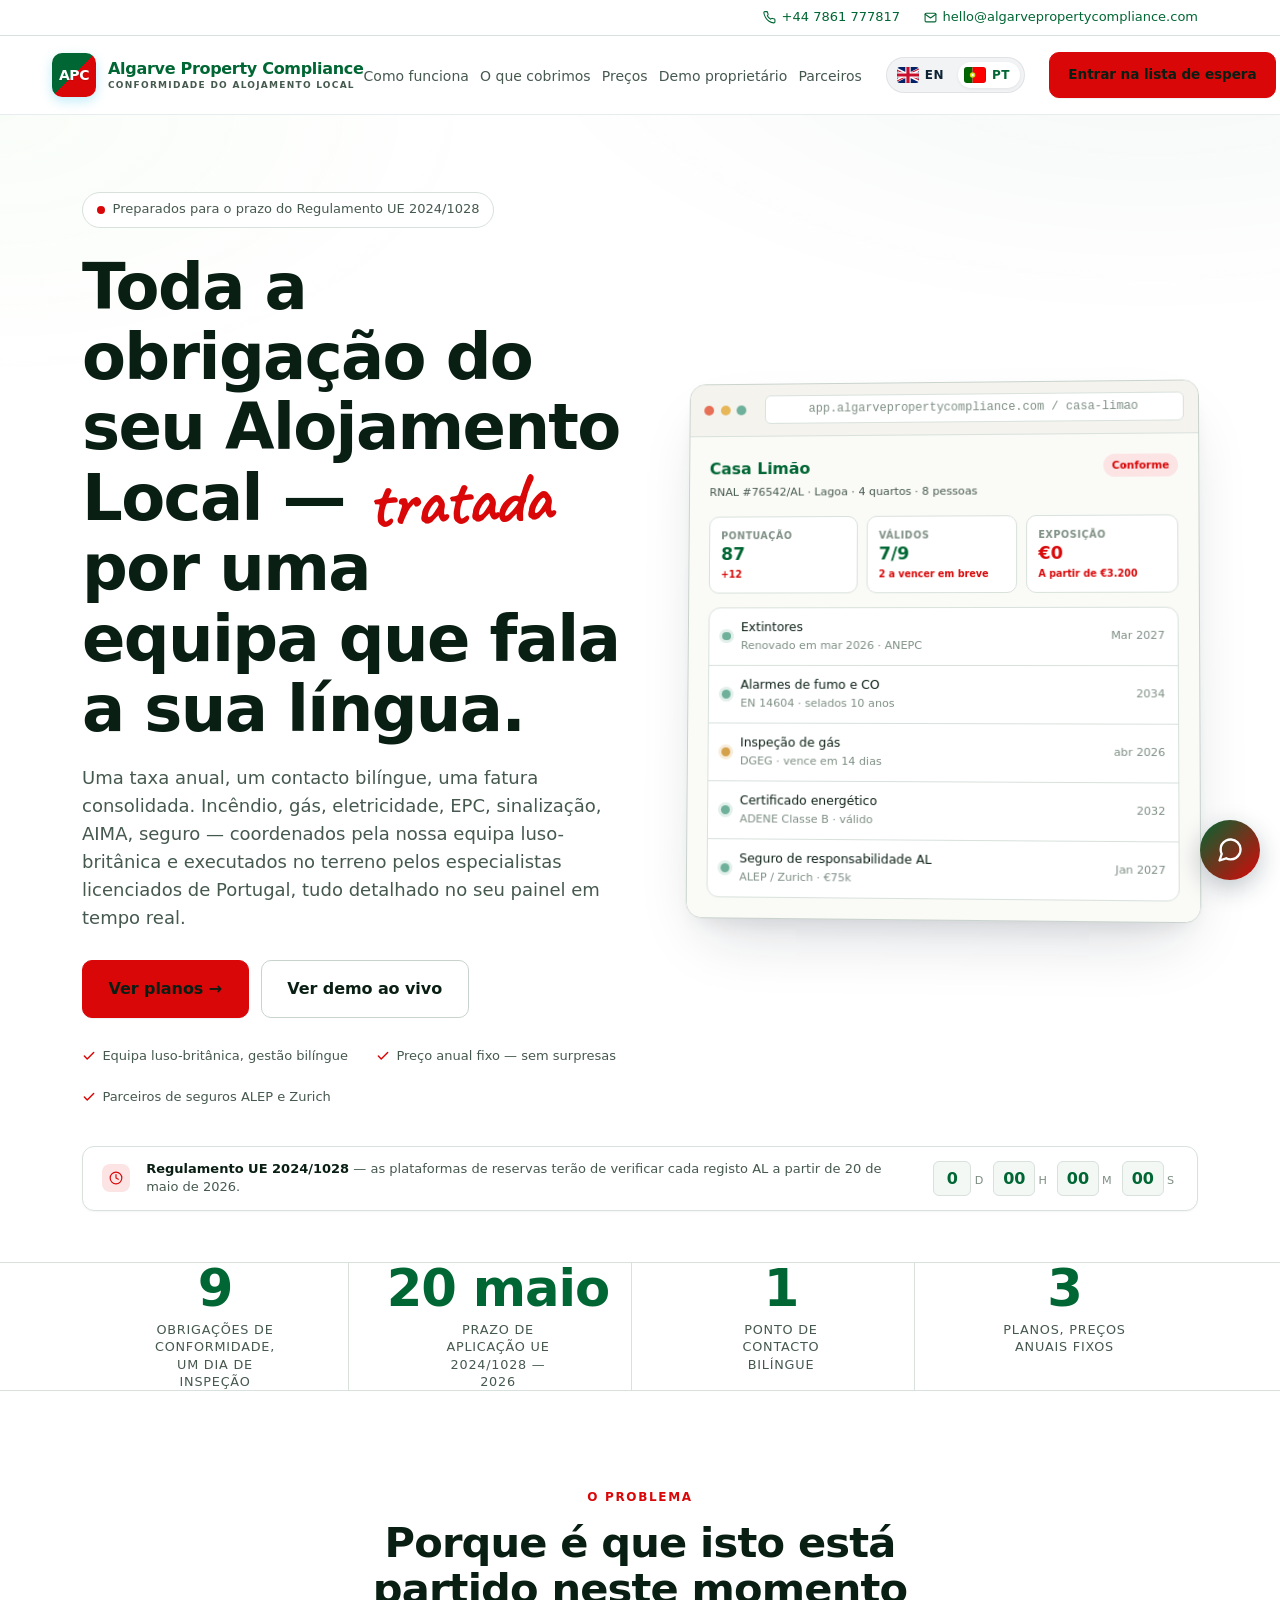
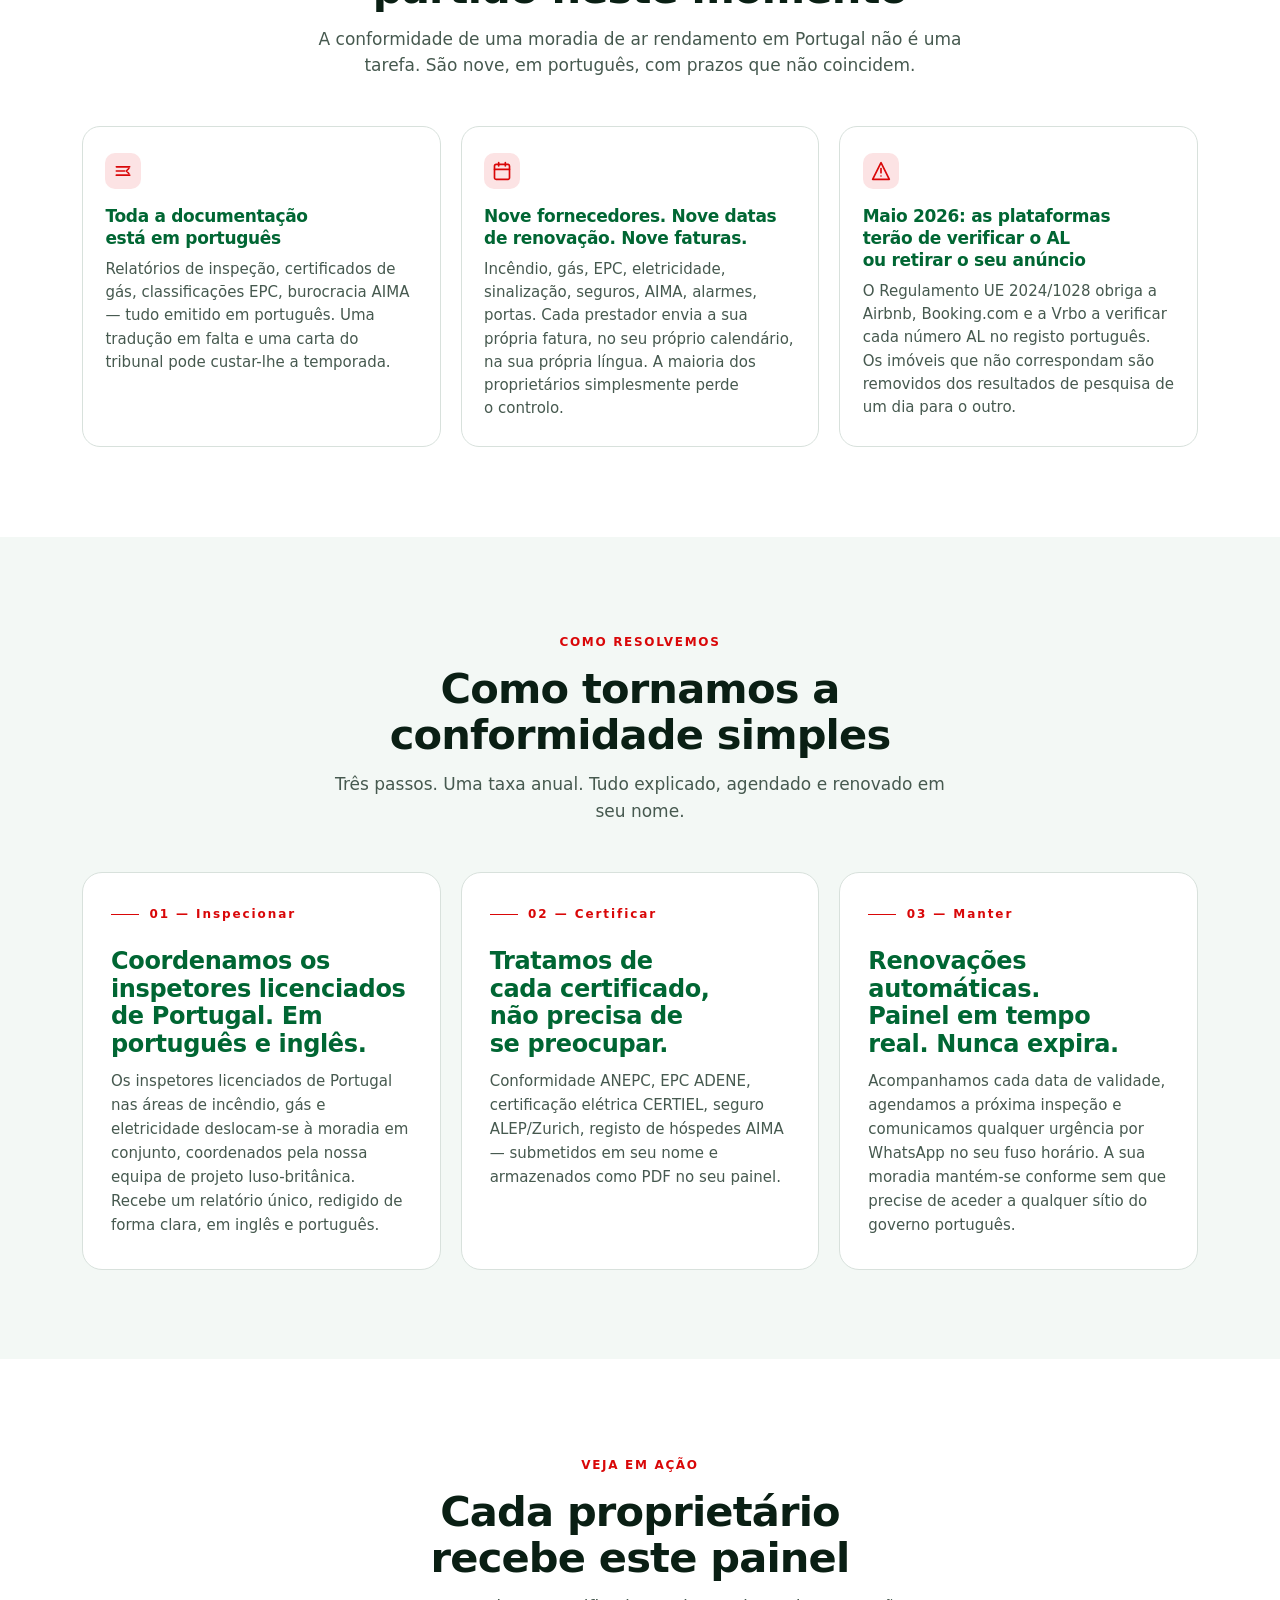
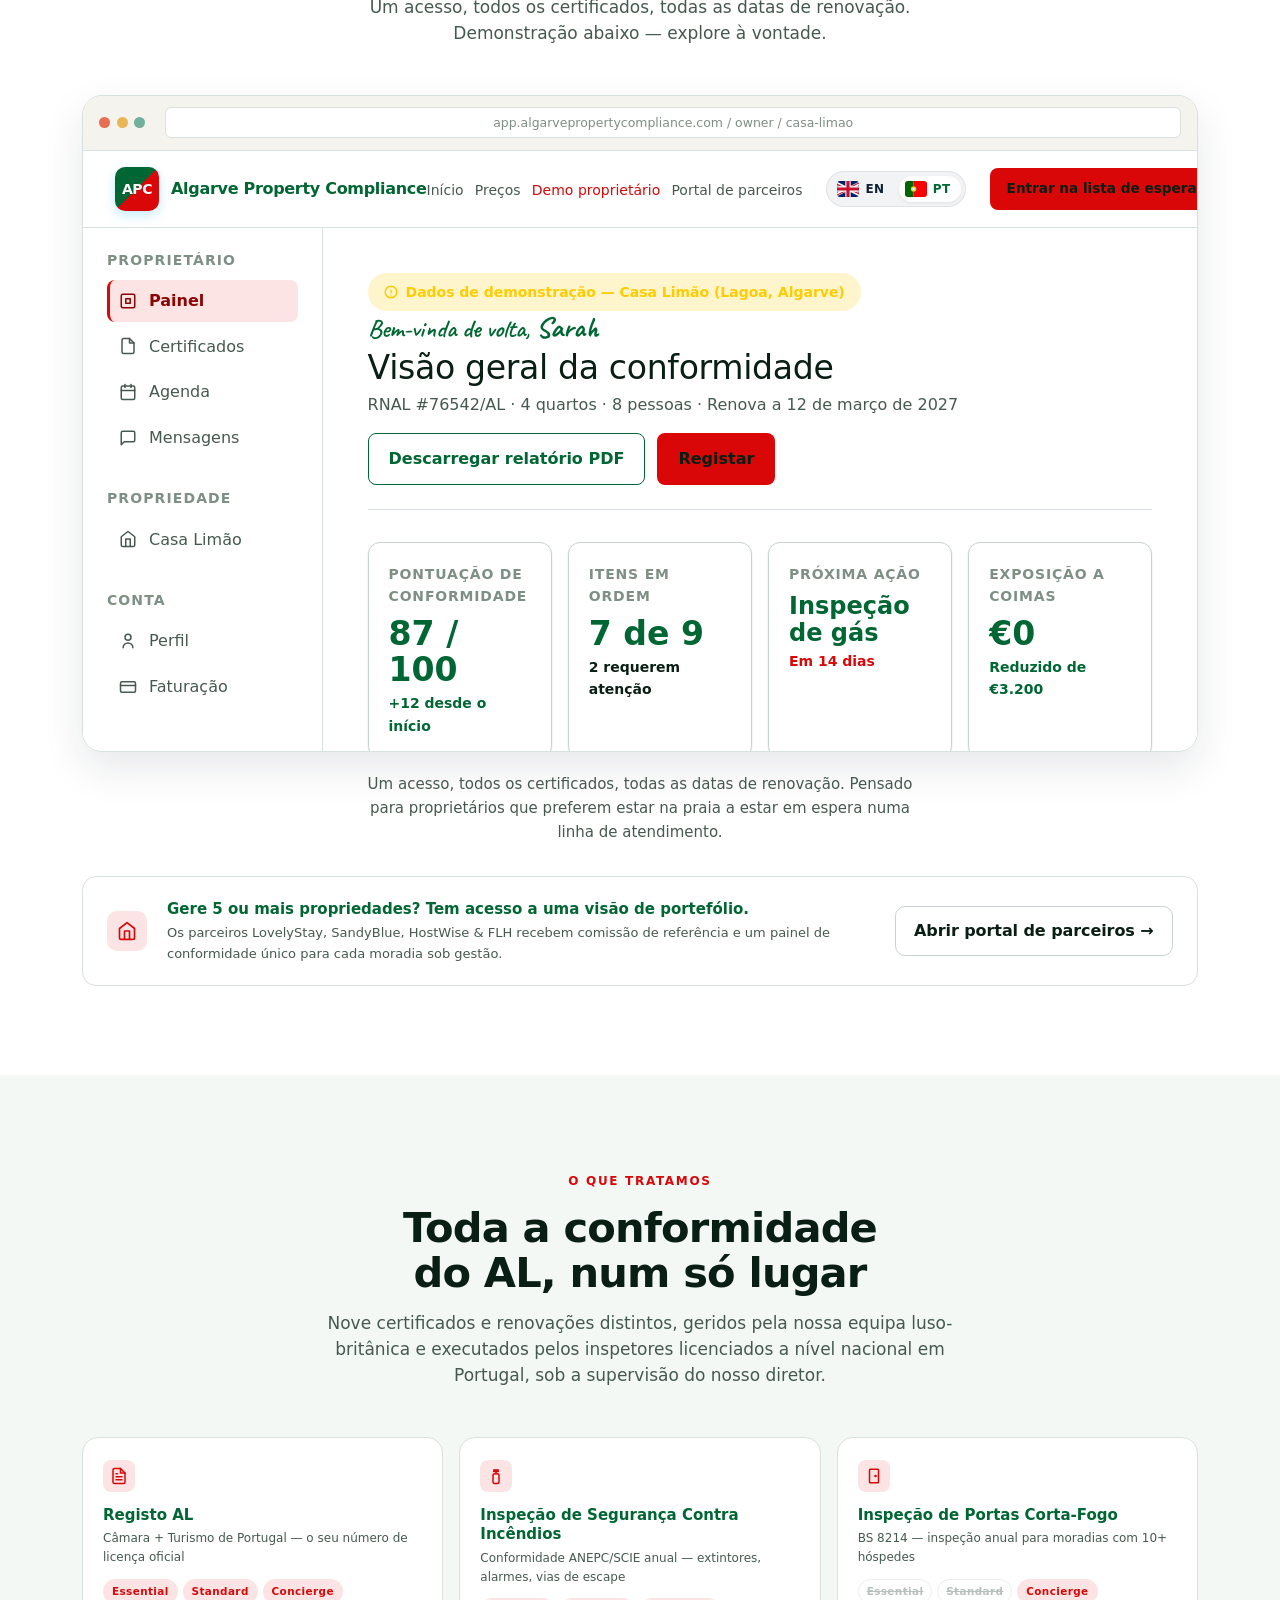
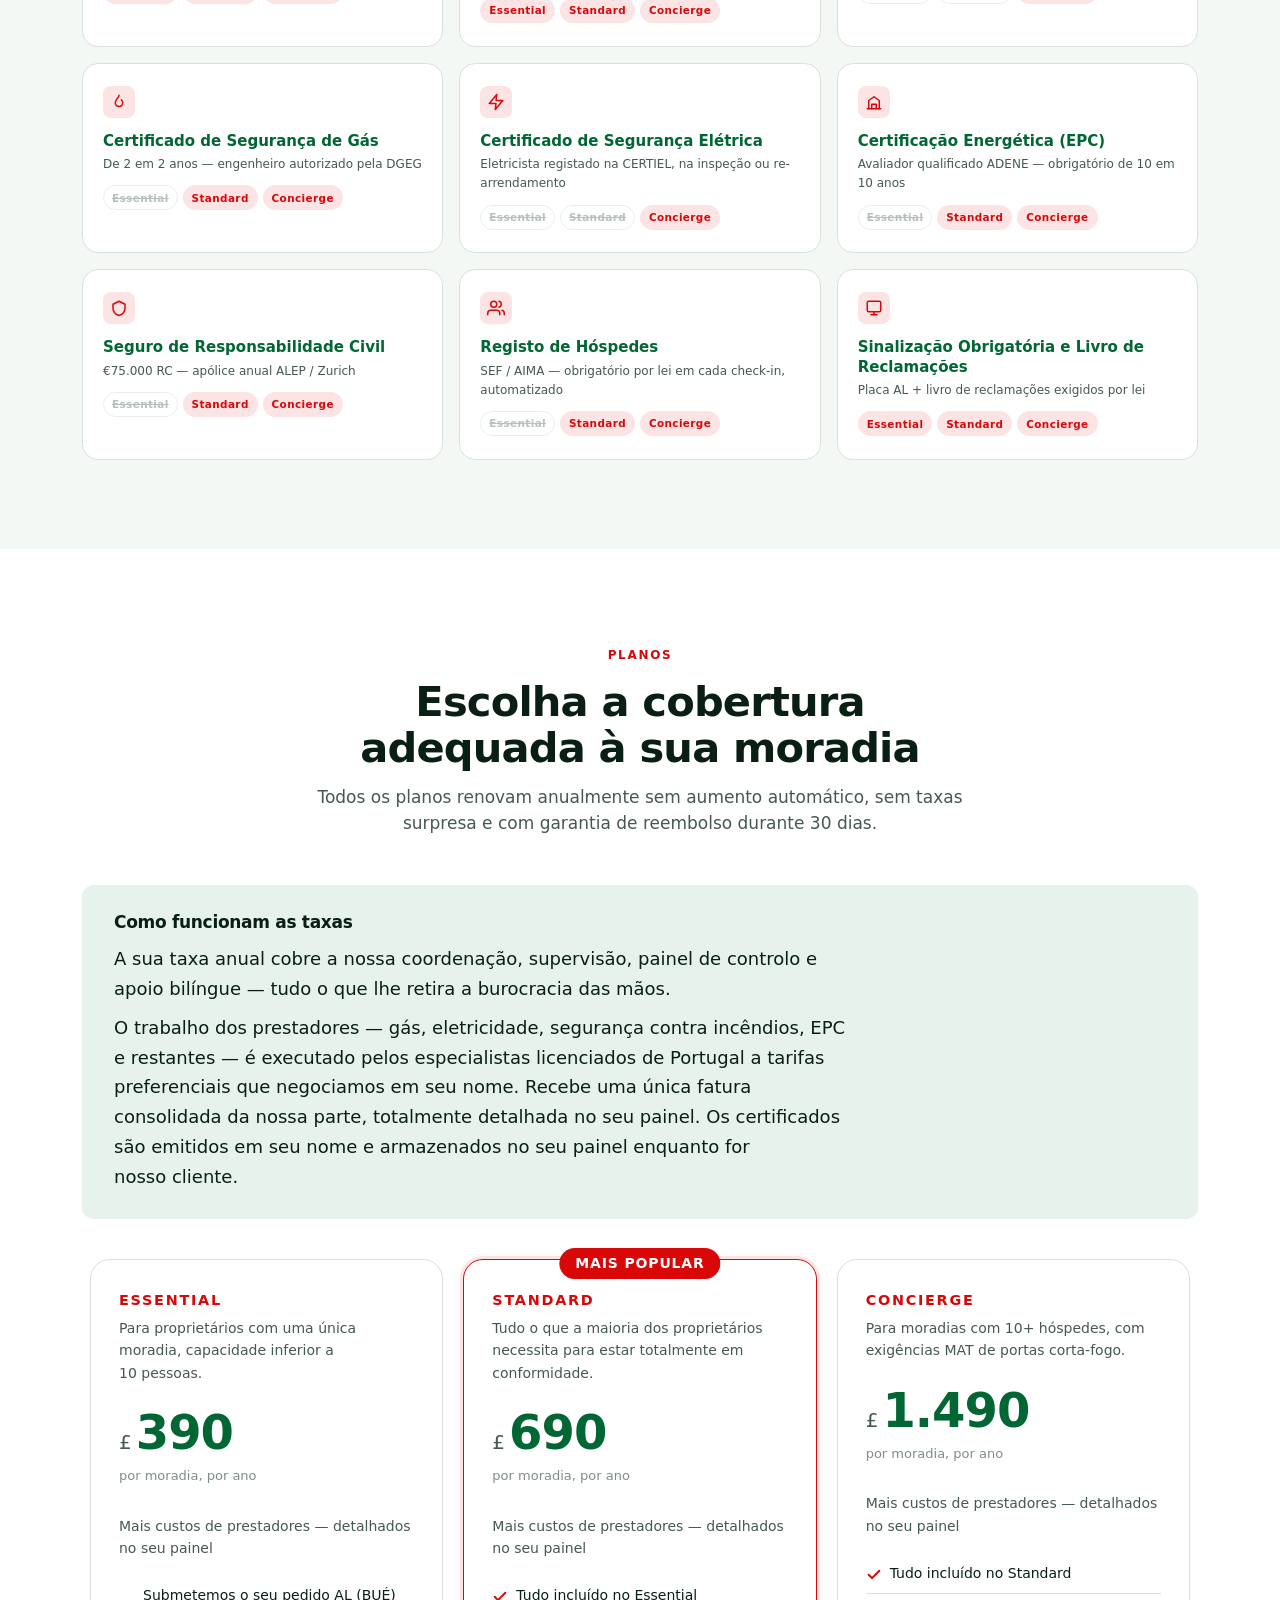
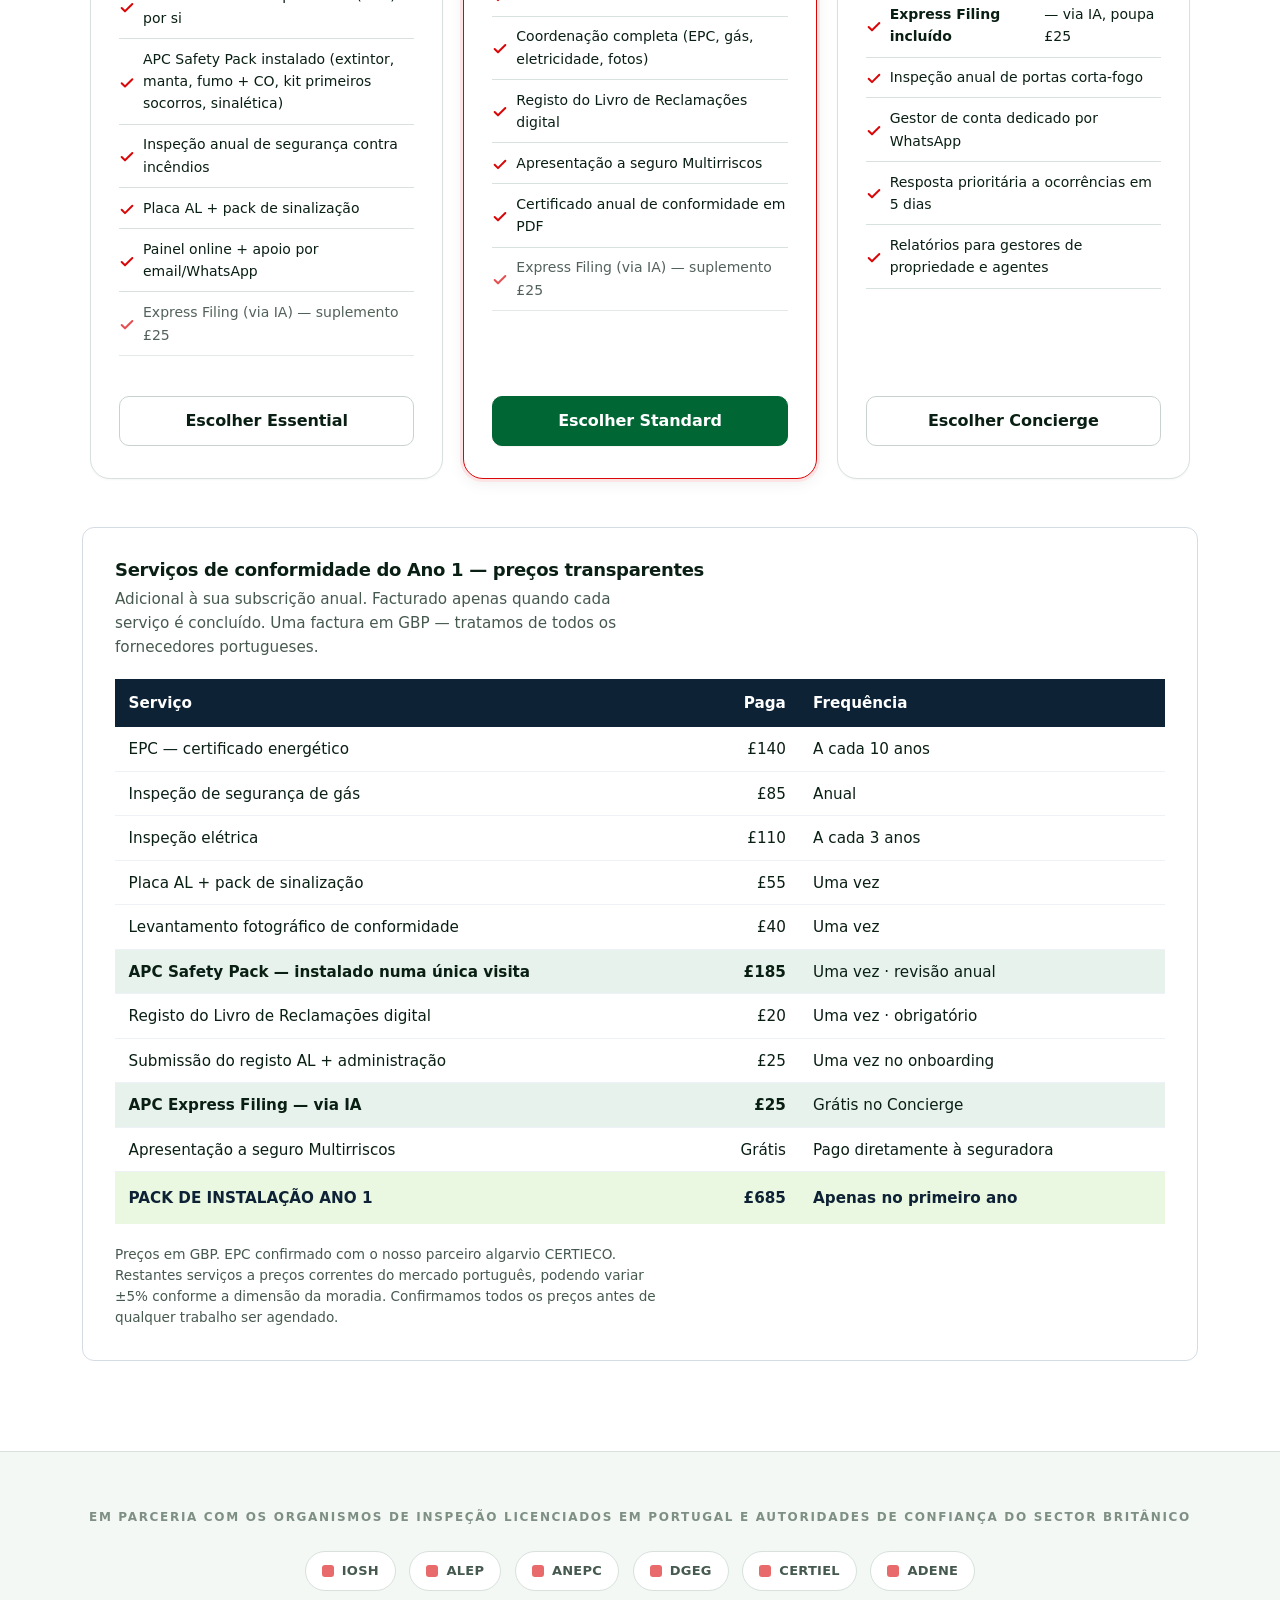
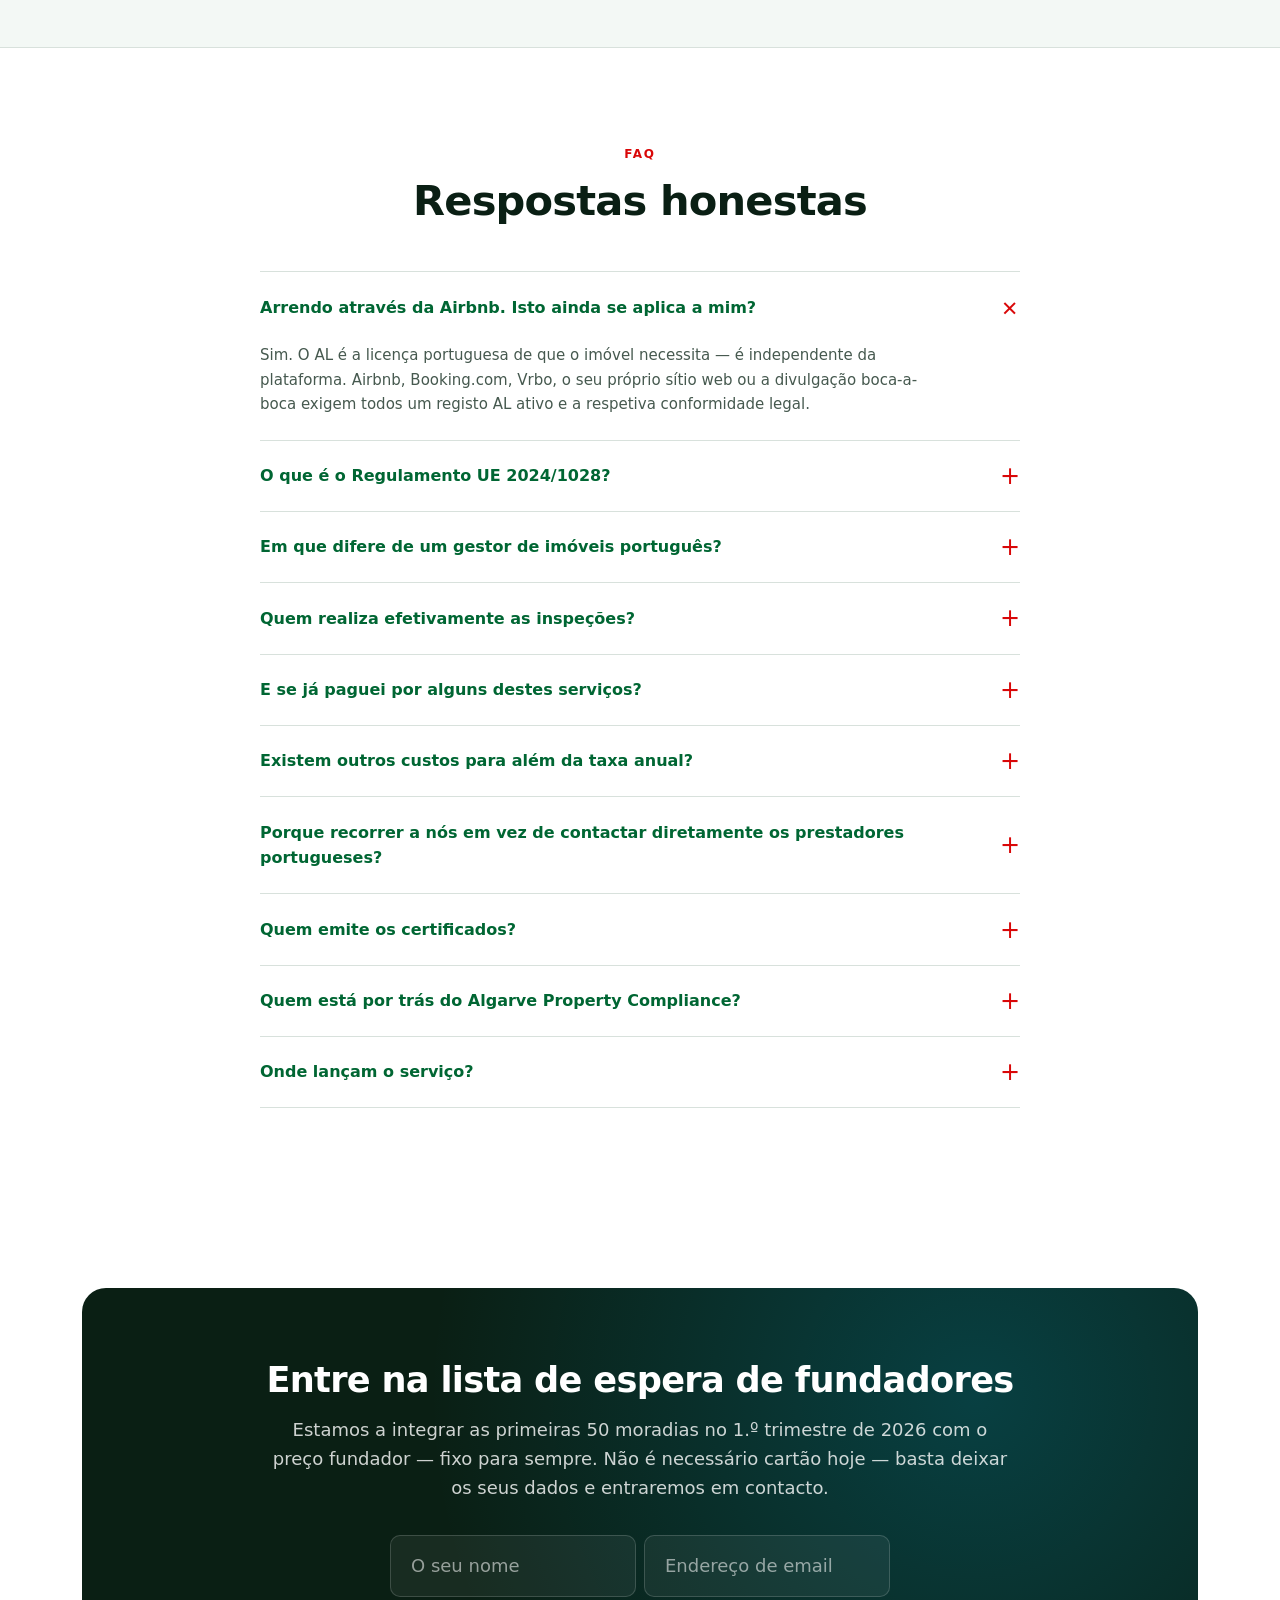
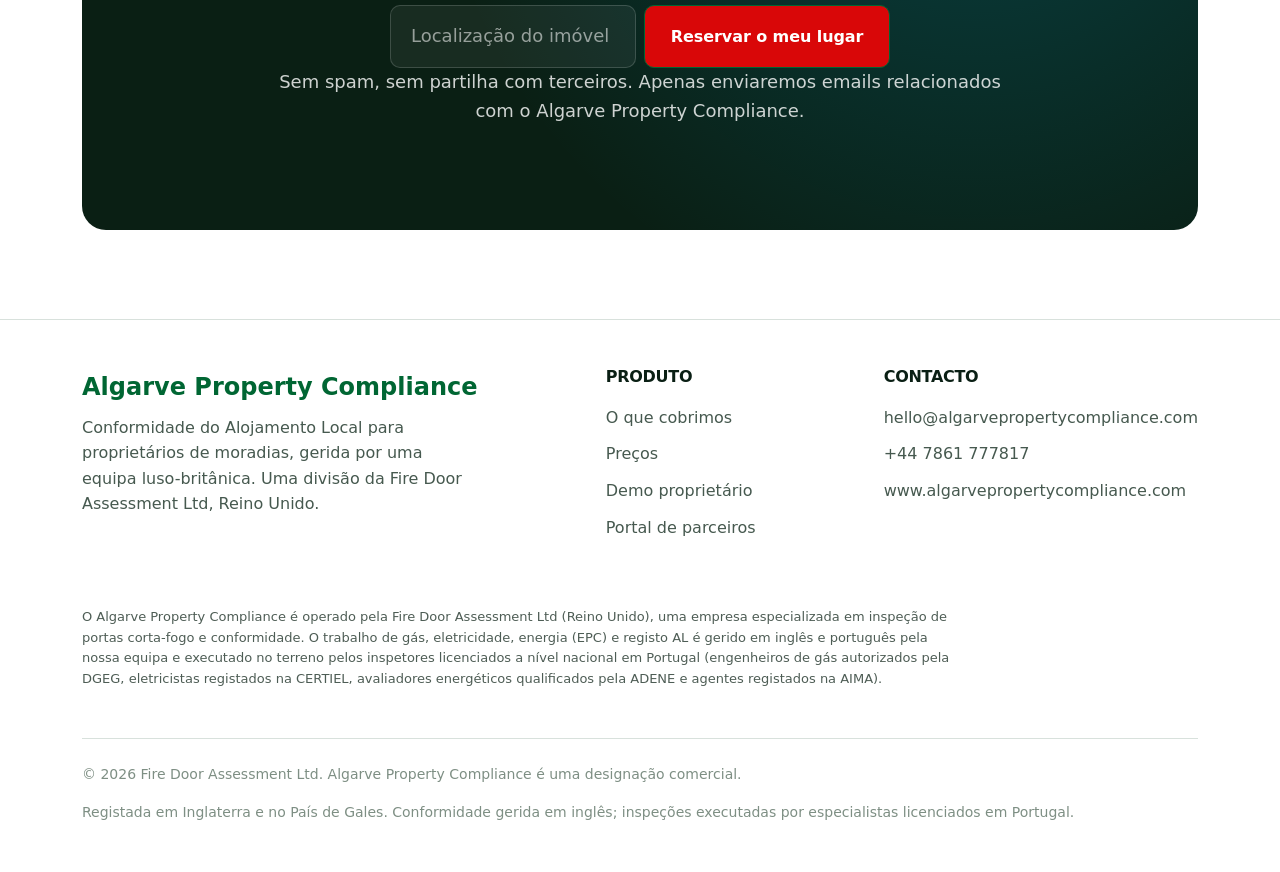
<file: index-pt.html>
<!doctype html>
<html lang="pt-PT">
  <head>
    <meta charset="UTF-8" />
    <meta name="viewport" content="width=device-width, initial-scale=1.0" />
    <title>Algarve Property Compliance — Toda a conformidade do seu Alojamento Local, tratada por uma equipa que fala a sua língua</title>
    <meta
      name="description"
      content="Uma taxa anual. Toda a obrigação do Alojamento Local coordenada em inglês e português, com os inspetores licenciados de Portugal e supervisionada por um diretor certificado no Reino Unido. Preparados para o prazo do Regulamento UE 2024/1028 — 20 de maio de 2026."
    />
    <meta name="theme-color" content="#006633" />

    <!-- Open Graph -->
    <meta property="og:title" content="Algarve Property Compliance — Toda a conformidade do seu Alojamento Local, numa só plataforma" />
    <meta
      property="og:description"
      content="Uma taxa anual. Toda a obrigação do Alojamento Local, tratada por uma equipa que fala a sua língua. Preparados para o prazo do Regulamento UE 2024/1028 — 20 de maio de 2026."
    />
    <meta property="og:type" content="website" />
    <meta property="og:url" content="https://algarvepropertycompliance.com" />
    <meta property="og:image" content="https://algarvepropertycompliance.com/img/fb-cover.png" />
    <meta property="og:image:width" content="1640" />
    <meta property="og:image:height" content="856" />
    <meta name="twitter:card" content="summary_large_image" />
    <meta name="twitter:title" content="Algarve Property Compliance" />
    <meta name="twitter:description" content="Uma taxa anual. Toda a obrigação do Alojamento Local — tratada por uma equipa que fala a sua língua." />
    <meta name="twitter:image" content="https://algarvepropertycompliance.com/img/fb-cover.png" />

    <!-- Fonts: General Sans (body) + Caveat (script accents) -->
    <link rel="preconnect" href="https://api.fontshare.com" crossorigin />
    <link
      href="https://api.fontshare.com/v2/css?f[]=general-sans@400,500,600,700&display=swap"
      rel="stylesheet"
    />
    <link rel="preconnect" href="https://fonts.googleapis.com" />
    <link rel="preconnect" href="https://fonts.gstatic.com" crossorigin />
    <link href="https://fonts.googleapis.com/css2?family=Caveat:wght@500;600;700&display=swap" rel="stylesheet" />

    <link rel="stylesheet" href="css/style.css" />
    <link rel="stylesheet" href="css/landing.css" />

    <!-- Favicons -->
    <link rel="icon" type="image/png" sizes="32x32" href="img/favicon-32.png" />
    <link rel="icon" type="image/png" sizes="16x16" href="img/favicon-16.png" />
    <link rel="icon" type="image/png" href="img/favicon.png" />

    <!-- PWA: installable web app -->
    <link rel="manifest" href="manifest.webmanifest" />
    <meta name="theme-color" content="#0E2235" media="(prefers-color-scheme: dark)" />

    <!-- iOS Add-to-Home-Screen support -->
    <link rel="apple-touch-icon" sizes="180x180" href="img/apple-touch-icon.png" />
    <meta name="apple-mobile-web-app-capable" content="yes" />
    <meta name="apple-mobile-web-app-status-bar-style" content="black-translucent" />
    <meta name="apple-mobile-web-app-title" content="Algarve AL" />
    <meta name="mobile-web-app-capable" content="yes" />
    <meta name="format-detection" content="telephone=no" />
  </head>
  <body class="landing">
    <!-- ================ CONTACT STRIP ================ -->
    <div class="contact-strip">
      <div class="contact-strip__inner">
        <a href="tel:+447861777817">
          <svg width="13" height="13" viewBox="0 0 24 24" fill="none" stroke="currentColor" stroke-width="2" stroke-linecap="round" stroke-linejoin="round" aria-hidden="true"><path d="M22 16.92v3a2 2 0 0 1-2.18 2 19.79 19.79 0 0 1-8.63-3.07A19.5 19.5 0 0 1 4.69 12a19.79 19.79 0 0 1-3.07-8.67A2 2 0 0 1 3.6 1.18h3a2 2 0 0 1 2 1.72c.127.96.361 1.903.7 2.81a2 2 0 0 1-.45 2.11L7.91 8.84a16 16 0 0 0 6.29 6.29l1.17-.97a2 2 0 0 1 2.11-.45c.907.339 1.85.573 2.81.7A2 2 0 0 1 22 16.92z"/></svg>
          +44 7861 777817
        </a>
        <a href="mailto:hello@algarvepropertycompliance.com">
          <svg width="13" height="13" viewBox="0 0 24 24" fill="none" stroke="currentColor" stroke-width="2" stroke-linecap="round" stroke-linejoin="round" aria-hidden="true"><path d="M4 4h16c1.1 0 2 .9 2 2v12c0 1.1-.9 2-2 2H4c-1.1 0-2-.9-2-2V6c0-1.1.9-2 2-2z"/><polyline points="22,6 12,13 2,6"/></svg>
          hello@algarvepropertycompliance.com
        </a>
      </div>
    </div>

    <!-- ================ HEADER ================ -->
    <header class="header">
      <div class="header__inner">
        <a href="index-pt.html" class="logo logo--c" aria-label="Algarve Property Compliance início">
          <span class="logo__mark" aria-hidden="true"><span>APC</span></span>
          <span class="logo__name">
            <span class="logo__top">Algarve Property Compliance</span>
            <span class="logo__sub">Conformidade do Alojamento Local</span>
          </span>
        </a>

        <nav class="nav">
          <ul class="nav__links">
            <li><a href="#solution">Como funciona</a></li>
            <li><a href="#what">O que cobrimos</a></li>
            <li><a href="#pricing">Preços</a></li>
            <li><a href="owner-dashboard-pt.html">Demo proprietário</a></li>
            <li><a href="partner-portal-pt.html">Parceiros</a></li>
          </ul>
          <div class="lang-switch" role="group" aria-label="Language">
            <a href="index.html" class="lang-switch__btn" lang="en" title="English">
              <span class="flag flag--gb" aria-hidden="true"></span>
              <span class="lang-switch__label">EN</span>
            </a>
            <a href="index-pt.html" class="lang-switch__btn is-active" aria-current="true" lang="pt" title="Português">
              <span class="flag flag--pt" aria-hidden="true"></span>
              <span class="lang-switch__label">PT</span>
            </a>
          </div>
          <a href="#waitlist" class="btn btn--lime"><span class="btn__long">Entrar na lista de espera</span><span class="btn__short">Lista de espera</span></a>
        </nav>
      </div>
    </header>

    <main>
      <!-- ================ HERO ================ -->
      <section class="hero">
        <div class="container">
          <div class="hero__grid">
            <div class="hero__copy">
              <span class="hero__eyebrow">
                <span class="dot" aria-hidden="true"></span>
                Preparados para o prazo do Regulamento UE 2024/1028
              </span>
              <h1 class="hero__title">
                Toda a obrigação do seu Alojamento Local &mdash; <em>tratada</em> por uma equipa que fala a sua língua.
              </h1>
              <p class="hero__subtitle">
                Uma taxa anual, um contacto bilíngue, uma fatura consolidada. Incêndio, gás, eletricidade, EPC, sinalização, AIMA, seguro &mdash; coordenados pela nossa equipa luso-britânica e executados no terreno pelos especialistas licenciados de Portugal, tudo detalhado no seu painel em tempo real.
              </p>
              <div class="hero__actions">
                <a href="#pricing" class="btn btn--lime btn--lg">Ver planos &rarr;</a>
                <a href="#preview" class="btn btn--ghost btn--lg">Ver demo ao vivo</a>
              </div>
              <div class="hero__trust">
                <span>
                  <svg width="14" height="14" viewBox="0 0 24 24" fill="none" stroke="currentColor" stroke-width="2.5" stroke-linecap="round" stroke-linejoin="round" aria-hidden="true"><polyline points="20 6 9 17 4 12"/></svg>
                  Equipa luso-britânica, gestão bilíngue
                </span>
                <span>
                  <svg width="14" height="14" viewBox="0 0 24 24" fill="none" stroke="currentColor" stroke-width="2.5" stroke-linecap="round" stroke-linejoin="round" aria-hidden="true"><polyline points="20 6 9 17 4 12"/></svg>
                  Preço anual fixo &mdash; sem surpresas
                </span>
                <span>
                  <svg width="14" height="14" viewBox="0 0 24 24" fill="none" stroke="currentColor" stroke-width="2.5" stroke-linecap="round" stroke-linejoin="round" aria-hidden="true"><polyline points="20 6 9 17 4 12"/></svg>
                  Parceiros de seguros ALEP e Zurich
                </span>
              </div>
            </div>

            <!-- Hero dashboard mock -->
            <div class="hero__mock" aria-hidden="true">
              <div class="mock">
                <div class="mock__chrome">
                  <span class="mock__dot"></span>
                  <span class="mock__dot"></span>
                  <span class="mock__dot"></span>
                  <span class="mock__url">app.algarvepropertycompliance.com / casa-limao</span>
                </div>
                <div class="mock__body">
                  <div class="mock__head">
                    <div>
                      <div class="mock__title">Casa Lim&atilde;o</div>
                      <div class="mock__sub">RNAL #76542/AL · Lagoa · 4 quartos · 8 pessoas</div>
                    </div>
                    <span class="mock__badge">Conforme</span>
                  </div>
                  <div class="mock__kpis">
                    <div class="mock__kpi">
                      <div class="mock__kpi-label">Pontuação</div>
                      <div class="mock__kpi-value" data-counter="87" data-suffix="">87</div>
                      <div class="mock__kpi-delta">+12</div>
                    </div>
                    <div class="mock__kpi">
                      <div class="mock__kpi-label">Válidos</div>
                      <div class="mock__kpi-value" data-counter="7" data-suffix="/9">7/9</div>
                      <div class="mock__kpi-delta">2 a vencer em breve</div>
                    </div>
                    <div class="mock__kpi">
                      <div class="mock__kpi-label">Exposição</div>
                      <div class="mock__kpi-value" style="color:#D90708;">&euro;0</div>
                      <div class="mock__kpi-delta">A partir de &euro;3.200</div>
                    </div>
                  </div>
                  <div class="mock__rows">
                    <div class="mock__row">
                      <span class="mock__light mock__light--green"></span>
                      <div>
                        <div class="mock__name">Extintores</div>
                        <div class="mock__meta">Renovado em mar 2026 · ANEPC</div>
                      </div>
                      <span class="mock__meta">Mar 2027</span>
                    </div>
                    <div class="mock__row">
                      <span class="mock__light mock__light--green"></span>
                      <div>
                        <div class="mock__name">Alarmes de fumo e CO</div>
                        <div class="mock__meta">EN 14604 · selados 10 anos</div>
                      </div>
                      <span class="mock__meta">2034</span>
                    </div>
                    <div class="mock__row">
                      <span class="mock__light mock__light--amber"></span>
                      <div>
                        <div class="mock__name">Inspeção de gás</div>
                        <div class="mock__meta">DGEG &middot; vence em 14 dias</div>
                      </div>
                      <span class="mock__meta">abr 2026</span>
                    </div>
                    <div class="mock__row">
                      <span class="mock__light mock__light--green"></span>
                      <div>
                        <div class="mock__name">Certificado energético</div>
                        <div class="mock__meta">ADENE Classe B · válido</div>
                      </div>
                      <span class="mock__meta">2032</span>
                    </div>
                    <div class="mock__row">
                      <span class="mock__light mock__light--green"></span>
                      <div>
                        <div class="mock__name">Seguro de responsabilidade AL</div>
                        <div class="mock__meta">ALEP / Zurich · &euro;75k</div>
                      </div>
                      <span class="mock__meta">Jan 2027</span>
                    </div>
                  </div>
                </div>
              </div>
            </div>
          </div>

          <!-- Thin elegant countdown strip -->
          <div class="countdown-strip" role="region" aria-label="Tempo restante até à aplicação do Regulamento UE 2024/1028">
            <div class="countdown-strip__icon" aria-hidden="true">
              <svg width="14" height="14" viewBox="0 0 24 24" fill="none" stroke="currentColor" stroke-width="2" stroke-linecap="round" stroke-linejoin="round"><circle cx="12" cy="12" r="10"/><polyline points="12 6 12 12 16 14"/></svg>
            </div>
            <div class="countdown-strip__text">
              <strong>Regulamento UE 2024/1028</strong> — as plataformas de reservas terão de verificar cada registo AL a partir de 20 de maio de 2026.
            </div>
            <div class="countdown-strip__digits">
              <span class="countdown-strip__num" data-countdown="days">14</span>
              <span class="countdown-strip__sep">d</span>
              <span class="countdown-strip__num" data-countdown="hours">06</span>
              <span class="countdown-strip__sep">h</span>
              <span class="countdown-strip__num" data-countdown="minutes">23</span>
              <span class="countdown-strip__sep">m</span>
              <span class="countdown-strip__num" data-countdown="seconds">00</span>
              <span class="countdown-strip__sep">s</span>
            </div>
          </div>
        </div>
      </section>

      <!-- ================ STATS STRIP ================ -->
      <section class="stats reveal">
        <div class="container">
          <div class="stats__row">
            <div class="stat">
              <div class="stat__value">9</div>
              <div class="stat__label">Obrigações de conformidade, um dia de inspeção</div>
            </div>
            <div class="stat">
              <div class="stat__value">20 maio</div>
              <div class="stat__label">Prazo de aplicação UE 2024/1028 — 2026</div>
            </div>
            <div class="stat">
              <div class="stat__value">1</div>
              <div class="stat__label">Ponto de contacto bilíngue</div>
            </div>
            <div class="stat">
              <div class="stat__value">3</div>
              <div class="stat__label">Planos, preços anuais fixos</div>
            </div>
          </div>
        </div>
      </section>

      <!-- ================ THE HEADACHE ================ -->
      <section class="reveal" id="problem">
        <div class="container">
          <div class="section-header section-header--center">
            <span class="section-header__eyebrow">O problema</span>
            <h2 class="section-header__title">Porque é que isto está partido neste momento</h2>
            <p class="section-header__subtitle">
              A conformidade de uma moradia de ar rendamento em Portugal não é uma tarefa. São nove,
              em português, com prazos que não coincidem.
            </p>
          </div>

          <div class="pain-grid">
            <article class="pain-card">
              <div class="pain-card__icon" aria-hidden="true">
                <svg width="20" height="20" viewBox="0 0 24 24" fill="none" stroke="currentColor" stroke-width="2" stroke-linecap="round" stroke-linejoin="round"><path d="M4 7h16M4 12h10M4 17h16"/><path d="M19 9l-3 3 3 3"/></svg>
              </div>
              <h3 class="pain-card__title">Toda a documentação está em português</h3>
              <p class="pain-card__body">
                Relatórios de inspeção, certificados de gás, classificações EPC, burocracia AIMA &mdash; tudo emitido em português. Uma tradução em falta e uma carta do tribunal pode custar-lhe a temporada.
              </p>
            </article>

            <article class="pain-card">
              <div class="pain-card__icon" aria-hidden="true">
                <svg width="20" height="20" viewBox="0 0 24 24" fill="none" stroke="currentColor" stroke-width="2" stroke-linecap="round" stroke-linejoin="round"><rect x="3" y="4" width="18" height="18" rx="2"/><line x1="16" y1="2" x2="16" y2="6"/><line x1="8" y1="2" x2="8" y2="6"/><line x1="3" y1="10" x2="21" y2="10"/></svg>
              </div>
              <h3 class="pain-card__title">Nove fornecedores. Nove datas de renovação. Nove faturas.</h3>
              <p class="pain-card__body">
                Incêndio, gás, EPC, eletricidade, sinalização, seguros, AIMA, alarmes, portas. Cada
                prestador envia a sua própria fatura, no seu próprio calendário, na sua própria língua.
                A maioria dos proprietários simplesmente perde o controlo.
              </p>
            </article>

            <article class="pain-card">
              <div class="pain-card__icon" aria-hidden="true">
                <svg width="20" height="20" viewBox="0 0 24 24" fill="none" stroke="currentColor" stroke-width="2" stroke-linecap="round" stroke-linejoin="round"><path d="M12 2 L2 22 H22 Z"/><line x1="12" y1="9" x2="12" y2="14"/><line x1="12" y1="18" x2="12.01" y2="18"/></svg>
              </div>
              <h3 class="pain-card__title">Maio 2026: as plataformas terão de verificar o AL ou retirar o seu anúncio</h3>
              <p class="pain-card__body">
                O Regulamento UE 2024/1028 obriga a Airbnb, Booking.com e a Vrbo a verificar cada
                número AL no registo português. Os imóveis que não correspondam
                são removidos dos resultados de pesquisa de um dia para o outro.
              </p>
            </article>
          </div>
        </div>
      </section>

      <!-- ================ HOW WE SOLVE IT ================ -->
      <section class="reveal" id="solution" style="background: var(--color-surface-offset);">
        <div class="container">
          <div class="section-header section-header--center">
            <span class="section-header__eyebrow">Como resolvemos</span>
            <h2 class="section-header__title">Como tornamos a conformidade simples</h2>
            <p class="section-header__subtitle">
              Três passos. Uma taxa anual. Tudo explicado, agendado e renovado em seu nome.
            </p>
          </div>

          <div class="steps">
            <article class="step">
              <span class="step__num">01 — Inspecionar</span>
              <h3 class="step__title">Coordenamos os inspetores licenciados de Portugal. Em português e inglês.</h3>
              <p class="step__body">
                Os inspetores licenciados de Portugal nas áreas de incêndio, gás e eletricidade deslocam-se à moradia em conjunto, coordenados pela nossa equipa de projeto luso-britânica. Recebe um relatório único, redigido de forma clara, em inglês e português.
              </p>
            </article>

            <article class="step">
              <span class="step__num">02 — Certificar</span>
              <h3 class="step__title">Tratamos de cada certificado, não precisa de se preocupar.</h3>
              <p class="step__body">
                Conformidade ANEPC, EPC ADENE, certificação elétrica CERTIEL, seguro ALEP/Zurich,
                registo de hóspedes AIMA &mdash; submetidos em seu nome e armazenados como
                PDF no seu painel.
              </p>
            </article>

            <article class="step">
              <span class="step__num">03 — Manter</span>
              <h3 class="step__title">Renovações automáticas. Painel em tempo real. Nunca expira.</h3>
              <p class="step__body">
                Acompanhamos cada data de validade, agendamos a próxima inspeção e comunicamos
                qualquer urgência por WhatsApp no seu fuso horário. A sua moradia mantém-se conforme
                sem que precise de aceder a qualquer sítio do governo português.
              </p>
            </article>
          </div>
        </div>
      </section>

      <!-- ================ SEE IT WORKING ================ -->
      <section class="reveal" id="preview">
        <div class="container">
          <div class="section-header section-header--center">
            <span class="section-header__eyebrow">Veja em ação</span>
            <h2 class="section-header__title">Cada proprietário recebe este painel</h2>
            <p class="section-header__subtitle">
              Um acesso, todos os certificados, todas as datas de renovação. Demonstração abaixo — explore à vontade.
            </p>
          </div>

          <div class="preview">
            <div class="preview__chrome" aria-hidden="true">
              <span class="preview__dot"></span>
              <span class="preview__dot"></span>
              <span class="preview__dot"></span>
              <span class="preview__url">app.algarvepropertycompliance.com / owner / casa-limao</span>
            </div>
            <iframe
              class="preview__frame"
              src="owner-dashboard-pt.html"
              title="Demonstração ao vivo do painel do proprietário"
              loading="lazy"
            ></iframe>
          </div>

          <p class="preview-caption">
            Um acesso, todos os certificados, todas as datas de renovação. Pensado para proprietários
            que preferem estar na praia a estar em espera numa linha de atendimento.
          </p>

          <div class="partner-callout">
            <div class="partner-callout__icon" aria-hidden="true">
              <svg width="20" height="20" viewBox="0 0 24 24" fill="none" stroke="currentColor" stroke-width="2" stroke-linecap="round" stroke-linejoin="round"><path d="M3 9l9-7 9 7v11a2 2 0 0 1-2 2H5a2 2 0 0 1-2-2z"/><polyline points="9 22 9 12 15 12 15 22"/></svg>
            </div>
            <div class="partner-callout__text">
              <div class="partner-callout__title">Gere 5 ou mais propriedades? Tem acesso a uma visão de portefólio.</div>
              <div class="partner-callout__sub">
                Os parceiros LovelyStay, SandyBlue, HostWise &amp; FLH recebem comissão de referência e um painel de conformidade único para cada moradia sob gestão.
              </div>
            </div>
            <a href="partner-portal-pt.html" class="btn btn--ghost">Abrir portal de parceiros &rarr;</a>
          </div>
        </div>
      </section>

      <!-- ================ WHAT WE HANDLE ================ -->
      <section class="reveal" id="what" style="background: var(--color-surface-offset);">
        <div class="container">
          <div class="section-header section-header--center">
            <span class="section-header__eyebrow">O que tratamos</span>
            <h2 class="section-header__title">Toda a conformidade do AL, num só lugar</h2>
            <p class="section-header__subtitle">
              Nove certificados e renovações distintos, geridos pela nossa equipa luso-britânica
              e executados pelos inspetores licenciados a nível nacional em Portugal, sob a supervisão do nosso diretor.
            </p>
          </div>

          <div class="obs-grid">
            <!-- 1 AL Registration -->
            <article class="ob">
              <div class="ob__icon" aria-hidden="true">
                <svg width="18" height="18" viewBox="0 0 24 24" fill="none" stroke="currentColor" stroke-width="2" stroke-linecap="round" stroke-linejoin="round"><path d="M14 2H6a2 2 0 0 0-2 2v16a2 2 0 0 0 2 2h12a2 2 0 0 0 2-2V8z"/><polyline points="14 2 14 8 20 8"/><line x1="16" y1="13" x2="8" y2="13"/><line x1="16" y1="17" x2="8" y2="17"/><polyline points="10 9 9 9 8 9"/></svg>
              </div>
              <div class="ob__name">Registo AL</div>
              <div class="ob__cadence">C&acirc;mara + Turismo de Portugal — o seu número de licença oficial</div>
              <div class="ob__plans">
                <span class="ob__chip ob__chip--active">Essential</span>
                <span class="ob__chip ob__chip--active">Standard</span>
                <span class="ob__chip ob__chip--active">Concierge</span>
              </div>
            </article>

            <!-- 2 Fire Safety Inspection -->
            <article class="ob">
              <div class="ob__icon" aria-hidden="true">
                <svg width="18" height="18" viewBox="0 0 24 24" fill="none" stroke="currentColor" stroke-width="2" stroke-linecap="round" stroke-linejoin="round"><path d="M9 4h6v2H9z"/><path d="M12 6v3"/><rect x="8" y="9" width="8" height="13" rx="2"/></svg>
              </div>
              <div class="ob__name">Inspeção de Segurança Contra Incêndios</div>
              <div class="ob__cadence">Conformidade ANEPC/SCIE anual — extintores, alarmes, vias de escape</div>
              <div class="ob__plans">
                <span class="ob__chip ob__chip--active">Essential</span>
                <span class="ob__chip ob__chip--active">Standard</span>
                <span class="ob__chip ob__chip--active">Concierge</span>
              </div>
            </article>

            <!-- 3 Fire Door Survey -->
            <article class="ob">
              <div class="ob__icon" aria-hidden="true">
                <svg width="18" height="18" viewBox="0 0 24 24" fill="none" stroke="currentColor" stroke-width="2" stroke-linecap="round" stroke-linejoin="round"><rect x="6" y="3" width="12" height="18" rx="1"/><circle cx="14" cy="12" r="0.8"/></svg>
              </div>
              <div class="ob__name">Inspeção de Portas Corta-Fogo</div>
              <div class="ob__cadence">BS&nbsp;8214 — inspeção anual para moradias com 10+ hóspedes</div>
              <div class="ob__plans">
                <span class="ob__chip">Essential</span>
                <span class="ob__chip">Standard</span>
                <span class="ob__chip ob__chip--active">Concierge</span>
              </div>
            </article>

            <!-- 4 Gas Safety Certificate -->
            <article class="ob">
              <div class="ob__icon" aria-hidden="true">
                <svg width="18" height="18" viewBox="0 0 24 24" fill="none" stroke="currentColor" stroke-width="2" stroke-linecap="round" stroke-linejoin="round"><path d="M12 3c0 4-5 5-5 10a5 5 0 0 0 10 0c0-2-1-3-2-4"/></svg>
              </div>
              <div class="ob__name">Certificado de Segurança de Gás</div>
              <div class="ob__cadence">De 2 em 2 anos — engenheiro autorizado pela DGEG</div>
              <div class="ob__plans">
                <span class="ob__chip">Essential</span>
                <span class="ob__chip ob__chip--active">Standard</span>
                <span class="ob__chip ob__chip--active">Concierge</span>
              </div>
            </article>

            <!-- 5 Electrical Safety Certificate -->
            <article class="ob">
              <div class="ob__icon" aria-hidden="true">
                <svg width="18" height="18" viewBox="0 0 24 24" fill="none" stroke="currentColor" stroke-width="2" stroke-linecap="round" stroke-linejoin="round"><polyline points="13 2 3 14 12 14 11 22 21 10 12 10 13 2"/></svg>
              </div>
              <div class="ob__name">Certificado de Segurança Elétrica</div>
              <div class="ob__cadence">Eletricista registado na CERTIEL, na inspeção ou re-arrendamento</div>
              <div class="ob__plans">
                <span class="ob__chip">Essential</span>
                <span class="ob__chip">Standard</span>
                <span class="ob__chip ob__chip--active">Concierge</span>
              </div>
            </article>

            <!-- 6 EPC -->
            <article class="ob">
              <div class="ob__icon" aria-hidden="true">
                <svg width="18" height="18" viewBox="0 0 24 24" fill="none" stroke="currentColor" stroke-width="2" stroke-linecap="round" stroke-linejoin="round"><path d="M3 21h18"/><path d="M5 21V10l7-5 7 5v11"/><path d="M9 21v-6h6v6"/></svg>
              </div>
              <div class="ob__name">Certificação Energética (EPC)</div>
              <div class="ob__cadence">Avaliador qualificado ADENE — obrigatório de 10 em 10 anos</div>
              <div class="ob__plans">
                <span class="ob__chip">Essential</span>
                <span class="ob__chip ob__chip--active">Standard</span>
                <span class="ob__chip ob__chip--active">Concierge</span>
              </div>
            </article>

            <!-- 7 Public Liability Insurance -->
            <article class="ob">
              <div class="ob__icon" aria-hidden="true">
                <svg width="18" height="18" viewBox="0 0 24 24" fill="none" stroke="currentColor" stroke-width="2" stroke-linecap="round" stroke-linejoin="round"><path d="M12 3l8 4v5c0 5-3.5 8.5-8 10-4.5-1.5-8-5-8-10V7z"/></svg>
              </div>
              <div class="ob__name">Seguro de Responsabilidade Civil</div>
              <div class="ob__cadence">&euro;75.000 RC — apólice anual ALEP / Zurich</div>
              <div class="ob__plans">
                <span class="ob__chip">Essential</span>
                <span class="ob__chip ob__chip--active">Standard</span>
                <span class="ob__chip ob__chip--active">Concierge</span>
              </div>
            </article>

            <!-- 8 Guest Registration -->
            <article class="ob">
              <div class="ob__icon" aria-hidden="true">
                <svg width="18" height="18" viewBox="0 0 24 24" fill="none" stroke="currentColor" stroke-width="2" stroke-linecap="round" stroke-linejoin="round"><path d="M17 21v-2a4 4 0 0 0-4-4H5a4 4 0 0 0-4 4v2"/><circle cx="9" cy="7" r="4"/><path d="M23 21v-2a4 4 0 0 0-3-3.87"/><path d="M16 3.13a4 4 0 0 1 0 7.75"/></svg>
              </div>
              <div class="ob__name">Registo de Hóspedes</div>
              <div class="ob__cadence">SEF / AIMA — obrigatório por lei em cada check-in, automatizado</div>
              <div class="ob__plans">
                <span class="ob__chip">Essential</span>
                <span class="ob__chip ob__chip--active">Standard</span>
                <span class="ob__chip ob__chip--active">Concierge</span>
              </div>
            </article>

            <!-- 9 Mandatory Signage & Complaints Book -->
            <article class="ob">
              <div class="ob__icon" aria-hidden="true">
                <svg width="18" height="18" viewBox="0 0 24 24" fill="none" stroke="currentColor" stroke-width="2" stroke-linecap="round" stroke-linejoin="round"><rect x="3" y="3" width="18" height="14" rx="2"/><path d="M8 21h8"/><path d="M12 17v4"/></svg>
              </div>
              <div class="ob__name">Sinalização Obrigatória e Livro de Reclamações</div>
              <div class="ob__cadence">Placa AL + livro de reclamações exigidos por lei</div>
              <div class="ob__plans">
                <span class="ob__chip ob__chip--active">Essential</span>
                <span class="ob__chip ob__chip--active">Standard</span>
                <span class="ob__chip ob__chip--active">Concierge</span>
              </div>
            </article>
          </div>
        </div>
      </section>

      <!-- ================ PRICING ================ -->
      <section class="reveal" id="pricing">
        <div class="container container--wide">
          <div class="section-header section-header--center">
            <span class="section-header__eyebrow">Planos</span>
            <h2 class="section-header__title">Escolha a cobertura adequada à sua moradia</h2>
            <p class="section-header__subtitle">
              Todos os planos renovam anualmente sem aumento automático, sem taxas surpresa e com garantia
              de reembolso durante 30 dias.
            </p>
          </div>

          <div class="how-fees-work" style="background:#E6F2EB;border-radius:12px;padding:1.75rem 2rem;margin-bottom:2.5rem;">
            <h3 style="margin:0 0 0.75rem;font-size:1.0625rem;font-weight:600;">Como funcionam as taxas</h3>
            <p style="margin:0 0 0.6rem;line-height:1.65;">A sua taxa anual cobre a nossa coordenação, supervisão, painel de controlo e apoio bilíngue &mdash; tudo o que lhe retira a burocracia das mãos.</p>
            <p style="margin:0;line-height:1.65;">O trabalho dos prestadores &mdash; gás, eletricidade, segurança contra incêndios, EPC e restantes &mdash; é executado pelos especialistas licenciados de Portugal a tarifas preferenciais que negociamos em seu nome. Recebe uma única fatura consolidada da nossa parte, totalmente detalhada no seu painel. Os certificados são emitidos em seu nome e armazenados no seu painel enquanto for nosso cliente.</p>
          </div>

          <div class="pricing-grid">
            <article class="price-card">
              <h3 class="price-card__name">Essential</h3>
              <p class="price-card__tag">Para proprietários com uma única moradia, capacidade inferior a 10 pessoas.</p>
              <div class="price-card__price">
                <span class="price-card__currency">&pound;</span>
                <span class="price-card__amount">390</span>
              </div>
              <p class="price-card__period">por moradia, por ano</p>
              <p style="font-size:0.875rem;color:var(--color-text-muted,#46594F);margin:0.25rem 0 1rem;">Mais custos de prestadores &mdash; detalhados no seu painel</p>
              <ul class="price-card__features">
                <li><svg width="16" height="16" viewBox="0 0 24 24" fill="none" stroke="currentColor" stroke-width="3" stroke-linecap="round" stroke-linejoin="round"><polyline points="20 6 9 17 4 12"/></svg>Submetemos o seu pedido AL (BU&Eacute;) por si</li>
                <li><svg width="16" height="16" viewBox="0 0 24 24" fill="none" stroke="currentColor" stroke-width="3" stroke-linecap="round" stroke-linejoin="round"><polyline points="20 6 9 17 4 12"/></svg>APC Safety Pack instalado (extintor, manta, fumo + CO, kit primeiros socorros, sinalética)</li>
                <li><svg width="16" height="16" viewBox="0 0 24 24" fill="none" stroke="currentColor" stroke-width="3" stroke-linecap="round" stroke-linejoin="round"><polyline points="20 6 9 17 4 12"/></svg>Inspeção anual de segurança contra incêndios</li>
                <li><svg width="16" height="16" viewBox="0 0 24 24" fill="none" stroke="currentColor" stroke-width="3" stroke-linecap="round" stroke-linejoin="round"><polyline points="20 6 9 17 4 12"/></svg>Placa AL + pack de sinalização</li>
                <li><svg width="16" height="16" viewBox="0 0 24 24" fill="none" stroke="currentColor" stroke-width="3" stroke-linecap="round" stroke-linejoin="round"><polyline points="20 6 9 17 4 12"/></svg>Painel online + apoio por email/WhatsApp</li>
                <li style="opacity:0.7;"><svg width="16" height="16" viewBox="0 0 24 24" fill="none" stroke="currentColor" stroke-width="3" stroke-linecap="round" stroke-linejoin="round"><polyline points="20 6 9 17 4 12"/></svg>Express Filing (via IA) &mdash; suplemento &pound;25</li>
              </ul>
              <a href="#waitlist" class="btn btn--ghost">Escolher Essential</a>
            </article>

            <article class="price-card price-card--featured">
              <span class="price-card__ribbon">Mais popular</span>
              <h3 class="price-card__name">Standard</h3>
              <p class="price-card__tag">Tudo o que a maioria dos proprietários necessita para estar totalmente em conformidade.</p>
              <div class="price-card__price">
                <span class="price-card__currency">&pound;</span>
                <span class="price-card__amount">690</span>
              </div>
              <p class="price-card__period">por moradia, por ano</p>
              <p style="font-size:0.875rem;color:var(--color-text-muted,#46594F);margin:0.25rem 0 1rem;">Mais custos de prestadores &mdash; detalhados no seu painel</p>
              <ul class="price-card__features">
                <li><svg width="16" height="16" viewBox="0 0 24 24" fill="none" stroke="currentColor" stroke-width="3" stroke-linecap="round" stroke-linejoin="round"><polyline points="20 6 9 17 4 12"/></svg>Tudo incluído no Essential</li>
                <li><svg width="16" height="16" viewBox="0 0 24 24" fill="none" stroke="currentColor" stroke-width="3" stroke-linecap="round" stroke-linejoin="round"><polyline points="20 6 9 17 4 12"/></svg>Coordenação completa (EPC, gás, eletricidade, fotos)</li>
                <li><svg width="16" height="16" viewBox="0 0 24 24" fill="none" stroke="currentColor" stroke-width="3" stroke-linecap="round" stroke-linejoin="round"><polyline points="20 6 9 17 4 12"/></svg>Registo do Livro de Reclama&ccedil;&otilde;es digital</li>
                <li><svg width="16" height="16" viewBox="0 0 24 24" fill="none" stroke="currentColor" stroke-width="3" stroke-linecap="round" stroke-linejoin="round"><polyline points="20 6 9 17 4 12"/></svg>Apresentação a seguro Multirriscos</li>
                <li><svg width="16" height="16" viewBox="0 0 24 24" fill="none" stroke="currentColor" stroke-width="3" stroke-linecap="round" stroke-linejoin="round"><polyline points="20 6 9 17 4 12"/></svg>Certificado anual de conformidade em PDF</li>
                <li style="opacity:0.7;"><svg width="16" height="16" viewBox="0 0 24 24" fill="none" stroke="currentColor" stroke-width="3" stroke-linecap="round" stroke-linejoin="round"><polyline points="20 6 9 17 4 12"/></svg>Express Filing (via IA) &mdash; suplemento &pound;25</li>
              </ul>
              <a href="#waitlist" class="btn btn--accent">Escolher Standard</a>
            </article>

            <article class="price-card">
              <h3 class="price-card__name">Concierge</h3>
              <p class="price-card__tag">Para moradias com 10+ hóspedes, com exigências MAT de portas corta-fogo.</p>
              <div class="price-card__price">
                <span class="price-card__currency">&pound;</span>
                <span class="price-card__amount">1.490</span>
              </div>
              <p class="price-card__period">por moradia, por ano</p>
              <p style="font-size:0.875rem;color:var(--color-text-muted,#46594F);margin:0.25rem 0 1rem;">Mais custos de prestadores &mdash; detalhados no seu painel</p>
              <ul class="price-card__features">
                <li><svg width="16" height="16" viewBox="0 0 24 24" fill="none" stroke="currentColor" stroke-width="3" stroke-linecap="round" stroke-linejoin="round"><polyline points="20 6 9 17 4 12"/></svg>Tudo incluído no Standard</li>
                <li><svg width="16" height="16" viewBox="0 0 24 24" fill="none" stroke="currentColor" stroke-width="3" stroke-linecap="round" stroke-linejoin="round"><polyline points="20 6 9 17 4 12"/></svg><b>Express Filing incluído</b> &mdash; via IA, poupa &pound;25</li>
                <li><svg width="16" height="16" viewBox="0 0 24 24" fill="none" stroke="currentColor" stroke-width="3" stroke-linecap="round" stroke-linejoin="round"><polyline points="20 6 9 17 4 12"/></svg>Inspeção anual de portas corta-fogo</li>
                <li><svg width="16" height="16" viewBox="0 0 24 24" fill="none" stroke="currentColor" stroke-width="3" stroke-linecap="round" stroke-linejoin="round"><polyline points="20 6 9 17 4 12"/></svg>Gestor de conta dedicado por WhatsApp</li>
                <li><svg width="16" height="16" viewBox="0 0 24 24" fill="none" stroke="currentColor" stroke-width="3" stroke-linecap="round" stroke-linejoin="round"><polyline points="20 6 9 17 4 12"/></svg>Resposta prioritária a ocorrências em 5 dias</li>
                <li><svg width="16" height="16" viewBox="0 0 24 24" fill="none" stroke="currentColor" stroke-width="3" stroke-linecap="round" stroke-linejoin="round"><polyline points="20 6 9 17 4 12"/></svg>Relatórios para gestores de propriedade e agentes</li>
              </ul>
              <a href="#waitlist" class="btn btn--ghost">Escolher Concierge</a>
            </article>
          </div>

          <!-- Year-1 transparent rate card -->
          <div style="margin-top:3rem;background:#fff;border:1px solid #D5DCE3;border-radius:12px;padding:2rem;">
            <h3 style="margin:0 0 0.5rem;font-size:1.125rem;font-weight:600;">Serviços de conformidade do Ano 1 &mdash; pre&ccedil;os transparentes</h3>
            <p style="margin:0 0 1.25rem;color:#46594F;font-size:0.95rem;line-height:1.55;">Adicional &agrave; sua subscri&ccedil;&atilde;o anual. Facturado apenas quando cada servi&ccedil;o &eacute; conclu&iacute;do. Uma factura em GBP &mdash; tratamos de todos os fornecedores portugueses.</p>
            <table style="width:100%;border-collapse:collapse;font-size:0.95rem;">
              <thead>
                <tr style="background:#0E2235;color:#fff;">
                  <th style="text-align:left;padding:0.75rem 0.85rem;font-weight:600;">Servi&ccedil;o</th>
                  <th style="text-align:right;padding:0.75rem 0.85rem;font-weight:600;">Paga</th>
                  <th style="text-align:left;padding:0.75rem 0.85rem;font-weight:600;">Frequ&ecirc;ncia</th>
                </tr>
              </thead>
              <tbody>
                <tr><td style="padding:0.6rem 0.85rem;border-bottom:1px solid #EEF1F5;">EPC &mdash; certificado energ&eacute;tico</td><td style="padding:0.6rem 0.85rem;border-bottom:1px solid #EEF1F5;text-align:right;">&pound;140</td><td style="padding:0.6rem 0.85rem;border-bottom:1px solid #EEF1F5;">A cada 10 anos</td></tr>
                <tr><td style="padding:0.6rem 0.85rem;border-bottom:1px solid #EEF1F5;">Inspe&ccedil;&atilde;o de seguran&ccedil;a de g&aacute;s</td><td style="padding:0.6rem 0.85rem;border-bottom:1px solid #EEF1F5;text-align:right;">&pound;85</td><td style="padding:0.6rem 0.85rem;border-bottom:1px solid #EEF1F5;">Anual</td></tr>
                <tr><td style="padding:0.6rem 0.85rem;border-bottom:1px solid #EEF1F5;">Inspe&ccedil;&atilde;o el&eacute;trica</td><td style="padding:0.6rem 0.85rem;border-bottom:1px solid #EEF1F5;text-align:right;">&pound;110</td><td style="padding:0.6rem 0.85rem;border-bottom:1px solid #EEF1F5;">A cada 3 anos</td></tr>
                <tr><td style="padding:0.6rem 0.85rem;border-bottom:1px solid #EEF1F5;">Placa AL + pack de sinaliza&ccedil;&atilde;o</td><td style="padding:0.6rem 0.85rem;border-bottom:1px solid #EEF1F5;text-align:right;">&pound;55</td><td style="padding:0.6rem 0.85rem;border-bottom:1px solid #EEF1F5;">Uma vez</td></tr>
                <tr><td style="padding:0.6rem 0.85rem;border-bottom:1px solid #EEF1F5;">Levantamento fotogr&aacute;fico de conformidade</td><td style="padding:0.6rem 0.85rem;border-bottom:1px solid #EEF1F5;text-align:right;">&pound;40</td><td style="padding:0.6rem 0.85rem;border-bottom:1px solid #EEF1F5;">Uma vez</td></tr>
                <tr style="background:#E6F2EB;"><td style="padding:0.6rem 0.85rem;border-bottom:1px solid #EEF1F5;font-weight:600;">APC Safety Pack &mdash; instalado numa &uacute;nica visita</td><td style="padding:0.6rem 0.85rem;border-bottom:1px solid #EEF1F5;text-align:right;font-weight:600;">&pound;185</td><td style="padding:0.6rem 0.85rem;border-bottom:1px solid #EEF1F5;">Uma vez &middot; revis&atilde;o anual</td></tr>
                <tr><td style="padding:0.6rem 0.85rem;border-bottom:1px solid #EEF1F5;">Registo do Livro de Reclama&ccedil;&otilde;es digital</td><td style="padding:0.6rem 0.85rem;border-bottom:1px solid #EEF1F5;text-align:right;">&pound;20</td><td style="padding:0.6rem 0.85rem;border-bottom:1px solid #EEF1F5;">Uma vez &middot; obrigat&oacute;rio</td></tr>
                <tr><td style="padding:0.6rem 0.85rem;border-bottom:1px solid #EEF1F5;">Submiss&atilde;o do registo AL + administra&ccedil;&atilde;o</td><td style="padding:0.6rem 0.85rem;border-bottom:1px solid #EEF1F5;text-align:right;">&pound;25</td><td style="padding:0.6rem 0.85rem;border-bottom:1px solid #EEF1F5;">Uma vez no onboarding</td></tr>
                <tr style="background:#E6F2EB;"><td style="padding:0.6rem 0.85rem;border-bottom:1px solid #EEF1F5;font-weight:600;">APC Express Filing &mdash; via IA</td><td style="padding:0.6rem 0.85rem;border-bottom:1px solid #EEF1F5;text-align:right;font-weight:600;">&pound;25</td><td style="padding:0.6rem 0.85rem;border-bottom:1px solid #EEF1F5;">Gr&aacute;tis no Concierge</td></tr>
                <tr><td style="padding:0.6rem 0.85rem;border-bottom:1px solid #EEF1F5;">Apresenta&ccedil;&atilde;o a seguro Multirriscos</td><td style="padding:0.6rem 0.85rem;border-bottom:1px solid #EEF1F5;text-align:right;">Gr&aacute;tis</td><td style="padding:0.6rem 0.85rem;border-bottom:1px solid #EEF1F5;">Pago diretamente &agrave; seguradora</td></tr>
                <tr style="background:#EAF8E2;"><td style="padding:0.85rem;font-weight:700;color:#0E2235;">PACK DE INSTALA&Ccedil;&Atilde;O ANO 1</td><td style="padding:0.85rem;text-align:right;font-weight:700;color:#0E2235;">&pound;685</td><td style="padding:0.85rem;font-weight:600;color:#0E2235;">Apenas no primeiro ano</td></tr>
              </tbody>
            </table>
            <p style="margin:1.25rem 0 0;font-size:0.85rem;color:#46594F;line-height:1.55;">Pre&ccedil;os em GBP. EPC confirmado com o nosso parceiro algarvio CERTIECO. Restantes servi&ccedil;os a pre&ccedil;os correntes do mercado portugu&ecirc;s, podendo variar &plusmn;5% conforme a dimens&atilde;o da moradia. Confirmamos todos os pre&ccedil;os antes de qualquer trabalho ser agendado.</p>
          </div>
        </div>
      </section>

      <!-- ================ TRUST STRIP ================ -->
      <section class="trust-strip reveal">
        <div class="container">
          <div class="trust-strip__label">Em parceria com os organismos de inspeção licenciados em Portugal e autoridades de confiança do sector britânico</div>
          <div class="trust-strip__row">
            <span class="trust-chip"><span class="trust-chip__mark"></span>IOSH</span>
            <span class="trust-chip"><span class="trust-chip__mark"></span>ALEP</span>
            <span class="trust-chip"><span class="trust-chip__mark"></span>ANEPC</span>
            <span class="trust-chip"><span class="trust-chip__mark"></span>DGEG</span>
            <span class="trust-chip"><span class="trust-chip__mark"></span>CERTIEL</span>
            <span class="trust-chip"><span class="trust-chip__mark"></span>ADENE</span>
          </div>
        </div>
      </section>

      <!-- ================ FAQ ================ -->
      <section class="reveal" id="faq">
        <div class="container">
          <div class="section-header section-header--center">
            <span class="section-header__eyebrow">FAQ</span>
            <h2 class="section-header__title">Respostas honestas</h2>
          </div>

          <div class="faq">
            <details class="faq__item" open>
              <summary class="faq__question">Arrendo através da Airbnb. Isto ainda se aplica a mim?</summary>
              <div class="faq__answer">
                Sim. O AL é a licença portuguesa de que o imóvel necessita &mdash; é independente
                da plataforma. Airbnb, Booking.com, Vrbo, o seu próprio sítio web ou a divulgação
                boca-a-boca exigem todos um registo AL ativo e a respetiva conformidade legal.
              </div>
            </details>

            <details class="faq__item">
              <summary class="faq__question">O que é o Regulamento UE 2024/1028?</summary>
              <div class="faq__answer">
                É o regulamento europeu de dados de arrendamento de curta duração, em vigor a partir de 20 de maio de 2026.
                As plataformas terão de verificar cada registo AL no registo português, partilhar
                dados mensais com as autoridades e remover automaticamente os anúncios sem licença. Elimina
                a antiga via de escape de confiar em que as plataformas não verificavam.
              </div>
            </details>

            <details class="faq__item">
              <summary class="faq__question">Em que difere de um gestor de imóveis português?</summary>
              <div class="faq__answer">
                Os gestores de imóveis tratam de reservas, limpeza e comunicação com hóspedes &mdash; geralmente
                cobrando 18&ndash;22% da receita de arrendamento. A maioria não inclui conformidade, e os poucos
                que o fazem cobram-na à parte, em português. Nós tratamos apenas da conformidade, a uma taxa
                anual fixa, em inglês e português. Utilize ambos: um gestor de imóveis para os seus arrendamentos, nós para a sua burocracia.
              </div>
            </details>

            <details class="faq__item">
              <summary class="faq__question">Quem realiza efetivamente as inspeções?</summary>
              <div class="faq__answer">
                Subcontratados portugueses locais, autorizados pela DGEG (gás), registados na ADENE
                (EPC), certificados pela ANEPC (incêndio) e aprovados pela CERTIEL (eletricidade). Nós gerimos
                todo o processo, agendamos as visitas com o seu empregado ou detentor de chave, e arquivamos
                os certificados no seu painel. Tem um único ponto de contacto bilíngue.
              </div>
            </details>

            <details class="faq__item">
              <summary class="faq__question">E se já paguei por alguns destes serviços?</summary>
              <div class="faq__answer">
                Carregue os certificados existentes durante o processo de integração e nós registamo-los.
                Agendamos apenas o que estiver efetivamente em falta e calculamos a sua subscrição proporcionalmente
                no primeiro ano. Sem dupla faturação, sem desperdício.
              </div>
            </details>

            <details class="faq__item">
              <summary class="faq__question">Existem outros custos para além da taxa anual?</summary>
              <div class="faq__answer">
                Sim &mdash; o trabalho dos prestadores (gás, eletricidade, segurança contra incêndios, EPC, seguro, registo AL) acresce à taxa anual. Negociamos tarifas preferenciais com os especialistas licenciados de Portugal e repassamo-las integralmente, totalmente detalhadas no seu painel. Recebe uma única fatura consolidada da nossa parte, não faturas separadas de cada prestador.
              </div>
            </details>

            <details class="faq__item">
              <summary class="faq__question">Porque recorrer a nós em vez de contactar diretamente os prestadores portugueses?</summary>
              <div class="faq__answer">
                Por três razões. Primeiro, negociamos tarifas de volume com os nossos parceiros &mdash; os proprietários pagam tipicamente menos através de nós do que em contacto direto. Segundo, tem um único ponto de contacto bilíngue e uma única fatura, não nove. Terceiro, somos nós que gerimos o calendário de renovações, o arquivo de documentos e a relação com os especialistas licenciados &mdash; para que nunca perca um prazo, nunca seja apanhado de surpresa por um email em português e nunca tenha de contactar um prestador por conta própria.
              </div>
            </details>

            <details class="faq__item">
              <summary class="faq__question">Quem emite os certificados?</summary>
              <div class="faq__answer">
                Cada certificado é emitido pelo especialista devidamente licenciado em Portugal &mdash; engenheiros de gás autorizados pela DGEG, eletricistas registados na CERTIEL, avaliadores energéticos qualificados pela ADENE, prestadores de segurança contra incêndios aprovados pela ANEPC e agentes registados na AIMA. Os certificados são emitidos em seu nome enquanto proprietário e armazenados no seu painel. Nós coordenamos, gerimos e verificamos a qualidade de todo o processo.
              </div>
            </details>

            <details class="faq__item">
              <summary class="faq__question">Quem está por trás do Algarve Property Compliance?</summary>
              <div class="faq__answer">
                Fundado por Dave Naughton, Diretor da Fire Door Assessment Ltd &mdash; uma empresa britânica
                especializada em inspeção de portas corta-fogo e conformidade. O serviço irmão português traz
                a mesma disciplina de inspeção britânica e relatórios em inglês à gestão de conformidade AL,
                com as inspeções no terreno a cargo dos especialistas licenciados a nível nacional em Portugal
                para gás, eletricidade, energia e registo. Contacte Dave em
                <a href="mailto:hello@algarvepropertycompliance.com">hello@algarvepropertycompliance.com</a> ou
                +44 7861 777817.
              </div>
            </details>

            <details class="faq__item">
              <summary class="faq__question">Onde lançam o serviço?</summary>
              <div class="faq__answer">
                Estamos a integrar as primeiras 50 moradias fundadoras no Algarve no 1.º trimestre de 2026, antes
                do prazo UE de 20 de maio de 2026. A expansão para Lisboa, Cascais e Madeira segue-se no 2.º semestre de 2026.
              </div>
            </details>
          </div>
        </div>
      </section>

      <!-- ================ WAITING LIST ================ -->
      <section id="waitlist" class="reveal">
        <div class="container">
          <div class="waitlist">
            <h2>Entre na lista de espera de fundadores</h2>
            <p>
              Estamos a integrar as primeiras 50 moradias no 1.º trimestre de 2026 com o preço fundador
              &mdash; fixo para sempre. Não é necessário cartão hoje &mdash; basta deixar os seus dados
              e entraremos em contacto.
            </p>

            <form class="waitlist__form" data-waitlist-form>
              <input type="text" name="name" placeholder="O seu nome" required autocomplete="name" />
              <input type="email" name="email" placeholder="Endereço de email" required autocomplete="email" />
              <input
                type="text"
                name="property"
                placeholder="Localização do imóvel (ex. Lagoa)"
                required
              />
              <button type="submit" class="btn btn--accent btn--lg">Reservar o meu lugar</button>
            </form>

            <div class="waitlist__success" data-waitlist-success role="status">
              <strong>Está na lista.</strong>
              Entraremos em contacto em menos de 48 horas. Verifique a sua caixa de entrada para uma confirmação de
              hello@algarvepropertycompliance.com.
            </div>

            <p class="waitlist__small">
              Sem spam, sem partilha com terceiros. Apenas enviaremos emails relacionados com o Algarve Property Compliance.
            </p>
          </div>
        </div>
      </section>
    </main>

    <!-- ================ FOOTER ================ -->
    <footer class="footer">
      <div class="container container--wide">
        <div class="footer__inner">
          <div>
            <div class="footer__brand">Algarve Property Compliance</div>
            <p class="footer__tagline">
              Conformidade do Alojamento Local para proprietários de moradias, gerida por uma equipa luso-britânica. Uma divisão da
              Fire Door Assessment Ltd, Reino Unido.
            </p>
          </div>

          <div>
            <h4 class="footer__heading">Produto</h4>
            <ul class="footer__list">
              <li><a href="#what">O que cobrimos</a></li>
              <li><a href="#pricing">Preços</a></li>
              <li><a href="owner-dashboard-pt.html">Demo proprietário</a></li>
              <li><a href="partner-portal-pt.html">Portal de parceiros</a></li>
            </ul>
          </div>

          <div>
            <h4 class="footer__heading">Contacto</h4>
            <ul class="footer__list">
              <li><a href="mailto:hello@algarvepropertycompliance.com">hello@algarvepropertycompliance.com</a></li>
              <li><a href="tel:+447861777817">+44 7861 777817</a></li>
              <li><a href="https://www.algarvepropertycompliance.com">www.algarvepropertycompliance.com</a></li>
            </ul>
          </div>
        </div>

        <div class="footer__disclaimer" style="margin-top:2rem;padding-top:1.5rem;border-top:1px solid rgba(255,255,255,0.08);font-size:0.8125rem;line-height:1.6;opacity:0.72;max-width:880px;">
          O Algarve Property Compliance é operado pela Fire Door Assessment Ltd (Reino Unido), uma empresa
          especializada em inspeção de portas corta-fogo e conformidade. O trabalho de gás, eletricidade,
          energia (EPC) e registo AL é gerido em inglês e português pela nossa equipa e executado no terreno
          pelos inspetores licenciados a nível nacional em Portugal (engenheiros de gás autorizados pela DGEG,
          eletricistas registados na CERTIEL, avaliadores energéticos qualificados pela ADENE e agentes
          registados na AIMA).
        </div>
        <div class="footer__bottom">
          <span>&copy; 2026 Fire Door Assessment Ltd. Algarve Property Compliance é uma designação comercial.</span>
          <span>Registada em Inglaterra e no País de Gales. Conformidade gerida em inglês; inspeções executadas por especialistas licenciados em Portugal.</span>
        </div>
      </div>
    </footer>

    <script src="js/main.js" defer></script>
    <script src="js/chatbot.js" defer></script>
    <script src="js/pwa.js" defer></script>
  </body>
</html>
</file>
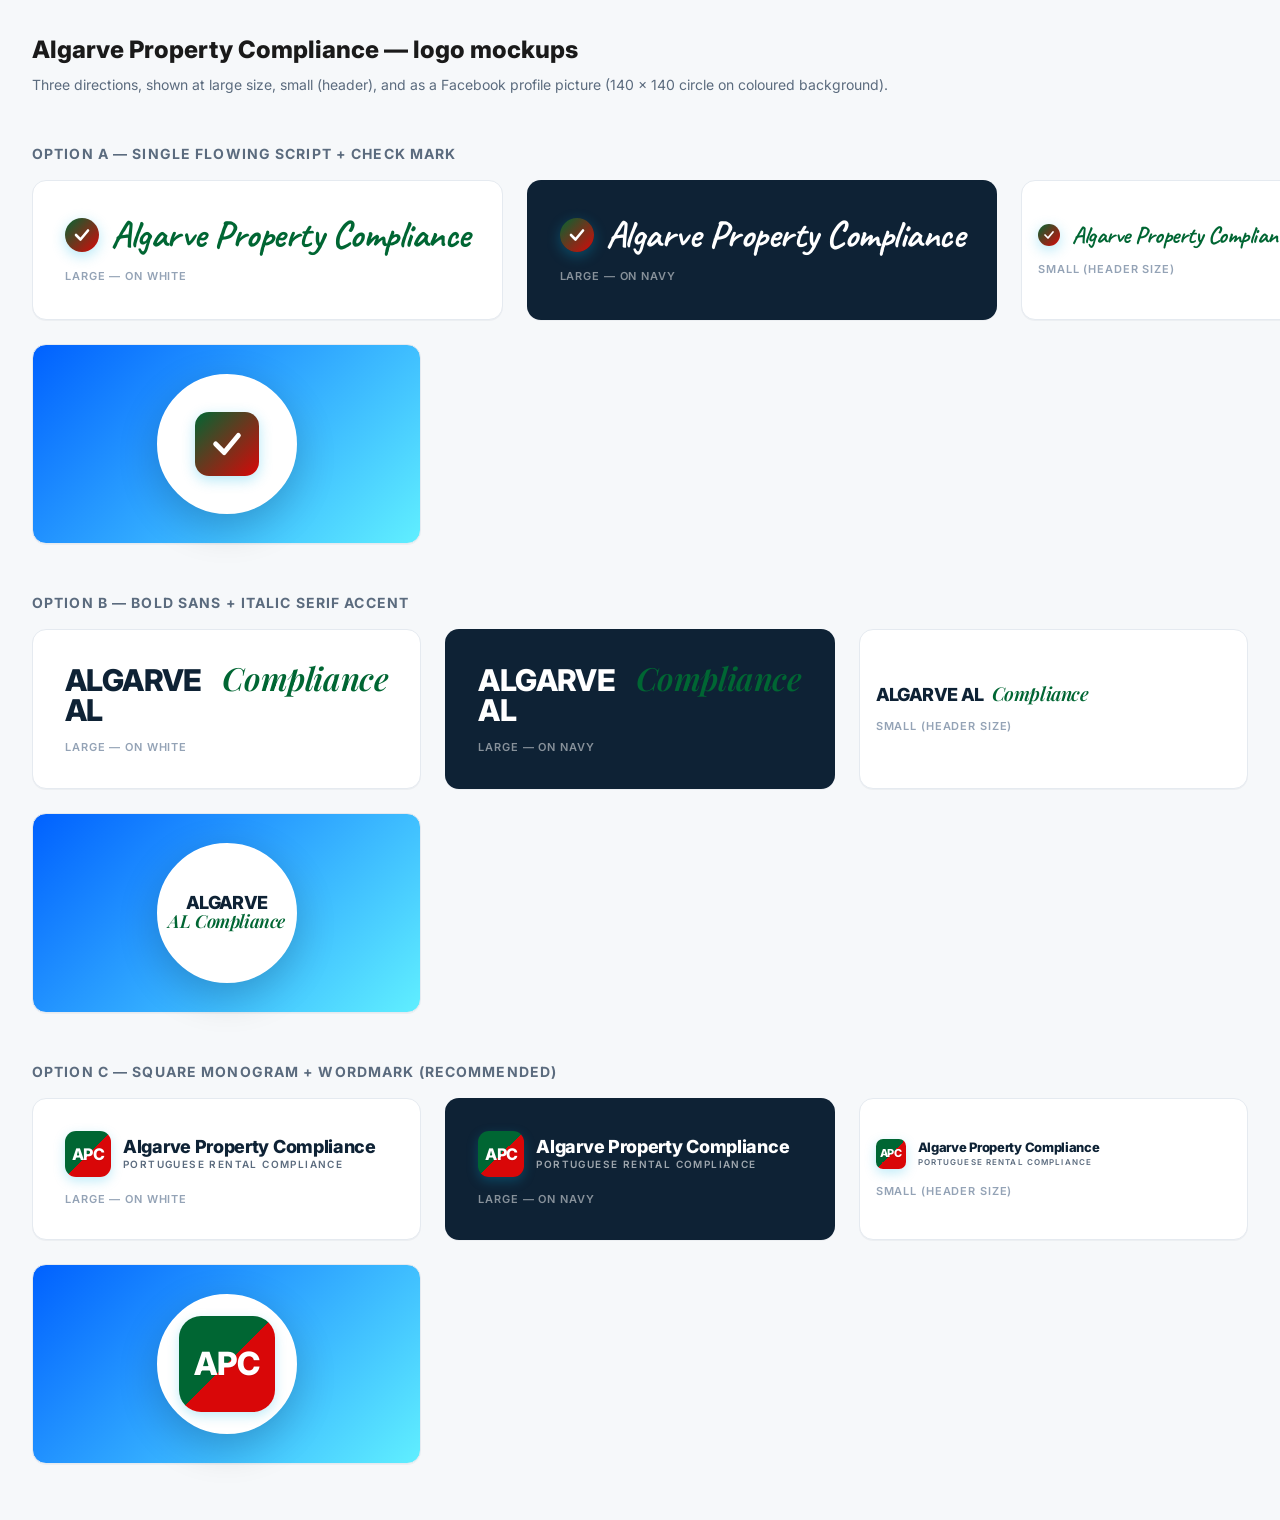
<file: logo-mockups.html>
<!doctype html>
<html lang="en">
<head>
<meta charset="utf-8">
<title>Logo mockups — Algarve Property Compliance</title>
<link rel="preconnect" href="https://fonts.googleapis.com">
<link rel="preconnect" href="https://fonts.gstatic.com" crossorigin>
<link href="https://fonts.googleapis.com/css2?family=Caveat:wght@600;700&family=Inter:wght@400;600;700;800&family=Playfair+Display:ital,wght@1,600&display=swap" rel="stylesheet">
<style>
  :root{
    --cyan:#006633;
    --lime:#D90708;
    --navy:#0E2235;
    --ink:#1a1a1a;
    --bg:#F6F8FA;
  }
  *{box-sizing:border-box;margin:0;padding:0}
  body{font-family:'Inter',system-ui,-apple-system,sans-serif;background:var(--bg);color:var(--ink);padding:32px;line-height:1.5}
  h1{font-size:24px;font-weight:800;margin-bottom:6px}
  p.lede{color:#5b6b7e;margin-bottom:32px;font-size:14px}
  h2{font-size:14px;font-weight:700;text-transform:uppercase;letter-spacing:.08em;color:#5b6b7e;margin:48px 0 16px}
  .row{display:grid;grid-template-columns:1fr 1fr 1fr;gap:24px;margin-bottom:24px}
  .card{background:#fff;border-radius:14px;border:1px solid #E5EAF0;padding:32px;display:flex;flex-direction:column;align-items:flex-start;justify-content:center;min-height:140px;box-shadow:0 1px 0 rgba(13,32,55,.04)}
  .card.dark{background:var(--navy);color:#fff;border-color:transparent}
  .card.tiny{padding:16px;min-height:64px}
  .card.fb{background:linear-gradient(135deg,#0061ff,#60efff);min-height:200px;align-items:center;justify-content:center;padding:0}
  .meta{font-size:11px;text-transform:uppercase;letter-spacing:.08em;color:#94a3b6;margin-top:14px;font-weight:600}
  .card.dark .meta{color:rgba(255,255,255,.5)}

  /* ========== OPTION A — single flowing script ========== */
  .logo-a{display:flex;align-items:center;gap:12px}
  .logo-a .check{width:34px;height:34px;border-radius:50%;background:linear-gradient(135deg,var(--cyan),var(--lime));display:grid;place-items:center;flex-shrink:0;box-shadow:0 4px 14px rgba(0,180,230,.3)}
  .logo-a .check svg{width:18px;height:18px;stroke:#fff;stroke-width:3.5;fill:none;stroke-linecap:round;stroke-linejoin:round}
  .logo-a .word{font-family:'Caveat',cursive;font-weight:700;font-size:38px;color:var(--cyan);line-height:1;letter-spacing:-.5px;white-space:nowrap}
  .card.dark .logo-a .word{color:#fff}
  .logo-a.tiny .check{width:22px;height:22px}
  .logo-a.tiny .check svg{width:12px;height:12px}
  .logo-a.tiny .word{font-size:24px}
  .logo-a.fav{flex-direction:column;gap:0}
  .logo-a.fav .check{width:64px;height:64px;border-radius:14px}
  .logo-a.fav .check svg{width:34px;height:34px}

  /* ========== OPTION B — bold sans + italic serif accent ========== */
  .logo-b{display:flex;align-items:baseline;gap:8px;font-family:'Inter';line-height:1}
  .logo-b .bold{font-weight:800;font-size:30px;color:var(--navy);letter-spacing:-.6px}
  .logo-b .accent{font-family:'Playfair Display',serif;font-style:italic;font-weight:600;font-size:32px;color:var(--cyan);letter-spacing:-.4px}
  .card.dark .logo-b .bold{color:#fff}
  .logo-b.tiny .bold{font-size:18px}
  .logo-b.tiny .accent{font-size:19px}
  .logo-b.fav{flex-direction:column;align-items:center;gap:0;text-align:center}
  .logo-b.fav .bold{font-size:18px;line-height:1}
  .logo-b.fav .accent{font-size:18px;line-height:1.1}

  /* ========== OPTION C — square monogram + wordmark ========== */
  .logo-c{display:flex;align-items:center;gap:12px}
  .logo-c .mark{width:46px;height:46px;border-radius:11px;background:linear-gradient(135deg,var(--cyan) 0%,var(--cyan) 50%,var(--lime) 50%,var(--lime) 100%);display:grid;place-items:center;color:#fff;font-weight:800;font-size:16px;letter-spacing:-.5px;font-family:'Inter';flex-shrink:0;box-shadow:0 4px 12px rgba(0,180,230,.25)}
  .logo-c .mark span{display:block;text-shadow:0 1px 0 rgba(0,0,0,.08)}
  .logo-c .name{display:flex;flex-direction:column;line-height:1.1}
  .logo-c .name .top{font-weight:800;font-size:18px;color:var(--navy);letter-spacing:-.3px}
  .logo-c .name .sub{font-size:10px;font-weight:600;color:#5b6b7e;text-transform:uppercase;letter-spacing:.14em;margin-top:3px}
  .card.dark .logo-c .name .top{color:#fff}
  .card.dark .logo-c .name .sub{color:rgba(255,255,255,.6)}
  .logo-c.tiny .mark{width:30px;height:30px;border-radius:7px;font-size:11px}
  .logo-c.tiny .name .top{font-size:13px}
  .logo-c.tiny .name .sub{font-size:8px}
  .logo-c.fav .mark{width:96px;height:96px;border-radius:22px;font-size:32px}
  .logo-c.fav{justify-content:center}
  .logo-c.fav .name{display:none}

  /* ========== shared facebook profile preview ========== */
  .fb-preview{width:140px;height:140px;border-radius:50%;background:#fff;display:grid;place-items:center;box-shadow:0 12px 40px rgba(0,0,0,.2);border:6px solid #fff}
</style>
</head>
<body>
<h1>Algarve Property Compliance — logo mockups</h1>
<p class="lede">Three directions, shown at large size, small (header), and as a Facebook profile picture (140 × 140 circle on coloured background).</p>

<!-- ============== OPTION A ============== -->
<h2>Option A — Single flowing script + check mark</h2>
<div class="row">
  <div class="card">
    <div class="logo-a">
      <span class="check"><svg viewBox="0 0 24 24"><polyline points="4,12 10,18 20,6"/></svg></span>
      <span class="word">Algarve Property Compliance</span>
    </div>
    <div class="meta">Large — on white</div>
  </div>
  <div class="card dark">
    <div class="logo-a">
      <span class="check"><svg viewBox="0 0 24 24"><polyline points="4,12 10,18 20,6"/></svg></span>
      <span class="word">Algarve Property Compliance</span>
    </div>
    <div class="meta">Large — on navy</div>
  </div>
  <div class="card tiny">
    <div class="logo-a tiny">
      <span class="check"><svg viewBox="0 0 24 24"><polyline points="4,12 10,18 20,6"/></svg></span>
      <span class="word">Algarve Property Compliance</span>
    </div>
    <div class="meta">Small (header size)</div>
  </div>
</div>
<div class="row">
  <div class="card fb">
    <div class="fb-preview">
      <div class="logo-a fav">
        <span class="check"><svg viewBox="0 0 24 24"><polyline points="4,12 10,18 20,6"/></svg></span>
      </div>
    </div>
  </div>
  <div></div><div></div>
</div>

<!-- ============== OPTION B ============== -->
<h2>Option B — Bold sans + italic serif accent</h2>
<div class="row">
  <div class="card">
    <div class="logo-b">
      <span class="bold">ALGARVE AL</span>
      <span class="accent">Compliance</span>
    </div>
    <div class="meta">Large — on white</div>
  </div>
  <div class="card dark">
    <div class="logo-b">
      <span class="bold">ALGARVE AL</span>
      <span class="accent">Compliance</span>
    </div>
    <div class="meta">Large — on navy</div>
  </div>
  <div class="card tiny">
    <div class="logo-b tiny">
      <span class="bold">ALGARVE AL</span>
      <span class="accent">Compliance</span>
    </div>
    <div class="meta">Small (header size)</div>
  </div>
</div>
<div class="row">
  <div class="card fb">
    <div class="fb-preview">
      <div class="logo-b fav">
        <span class="bold">ALGARVE</span>
        <span class="accent">AL Compliance</span>
      </div>
    </div>
  </div>
  <div></div><div></div>
</div>

<!-- ============== OPTION C ============== -->
<h2>Option C — Square monogram + wordmark (recommended)</h2>
<div class="row">
  <div class="card">
    <div class="logo-c">
      <div class="mark"><span>APC</span></div>
      <div class="name">
        <span class="top">Algarve Property Compliance</span>
        <span class="sub">Portuguese rental compliance</span>
      </div>
    </div>
    <div class="meta">Large — on white</div>
  </div>
  <div class="card dark">
    <div class="logo-c">
      <div class="mark"><span>APC</span></div>
      <div class="name">
        <span class="top">Algarve Property Compliance</span>
        <span class="sub">Portuguese rental compliance</span>
      </div>
    </div>
    <div class="meta">Large — on navy</div>
  </div>
  <div class="card tiny">
    <div class="logo-c tiny">
      <div class="mark"><span>APC</span></div>
      <div class="name">
        <span class="top">Algarve Property Compliance</span>
        <span class="sub">Portuguese rental compliance</span>
      </div>
    </div>
    <div class="meta">Small (header size)</div>
  </div>
</div>
<div class="row">
  <div class="card fb">
    <div class="fb-preview">
      <div class="logo-c fav">
        <div class="mark"><span>APC</span></div>
      </div>
    </div>
  </div>
  <div></div><div></div>
</div>

</body>
</html>
</file>
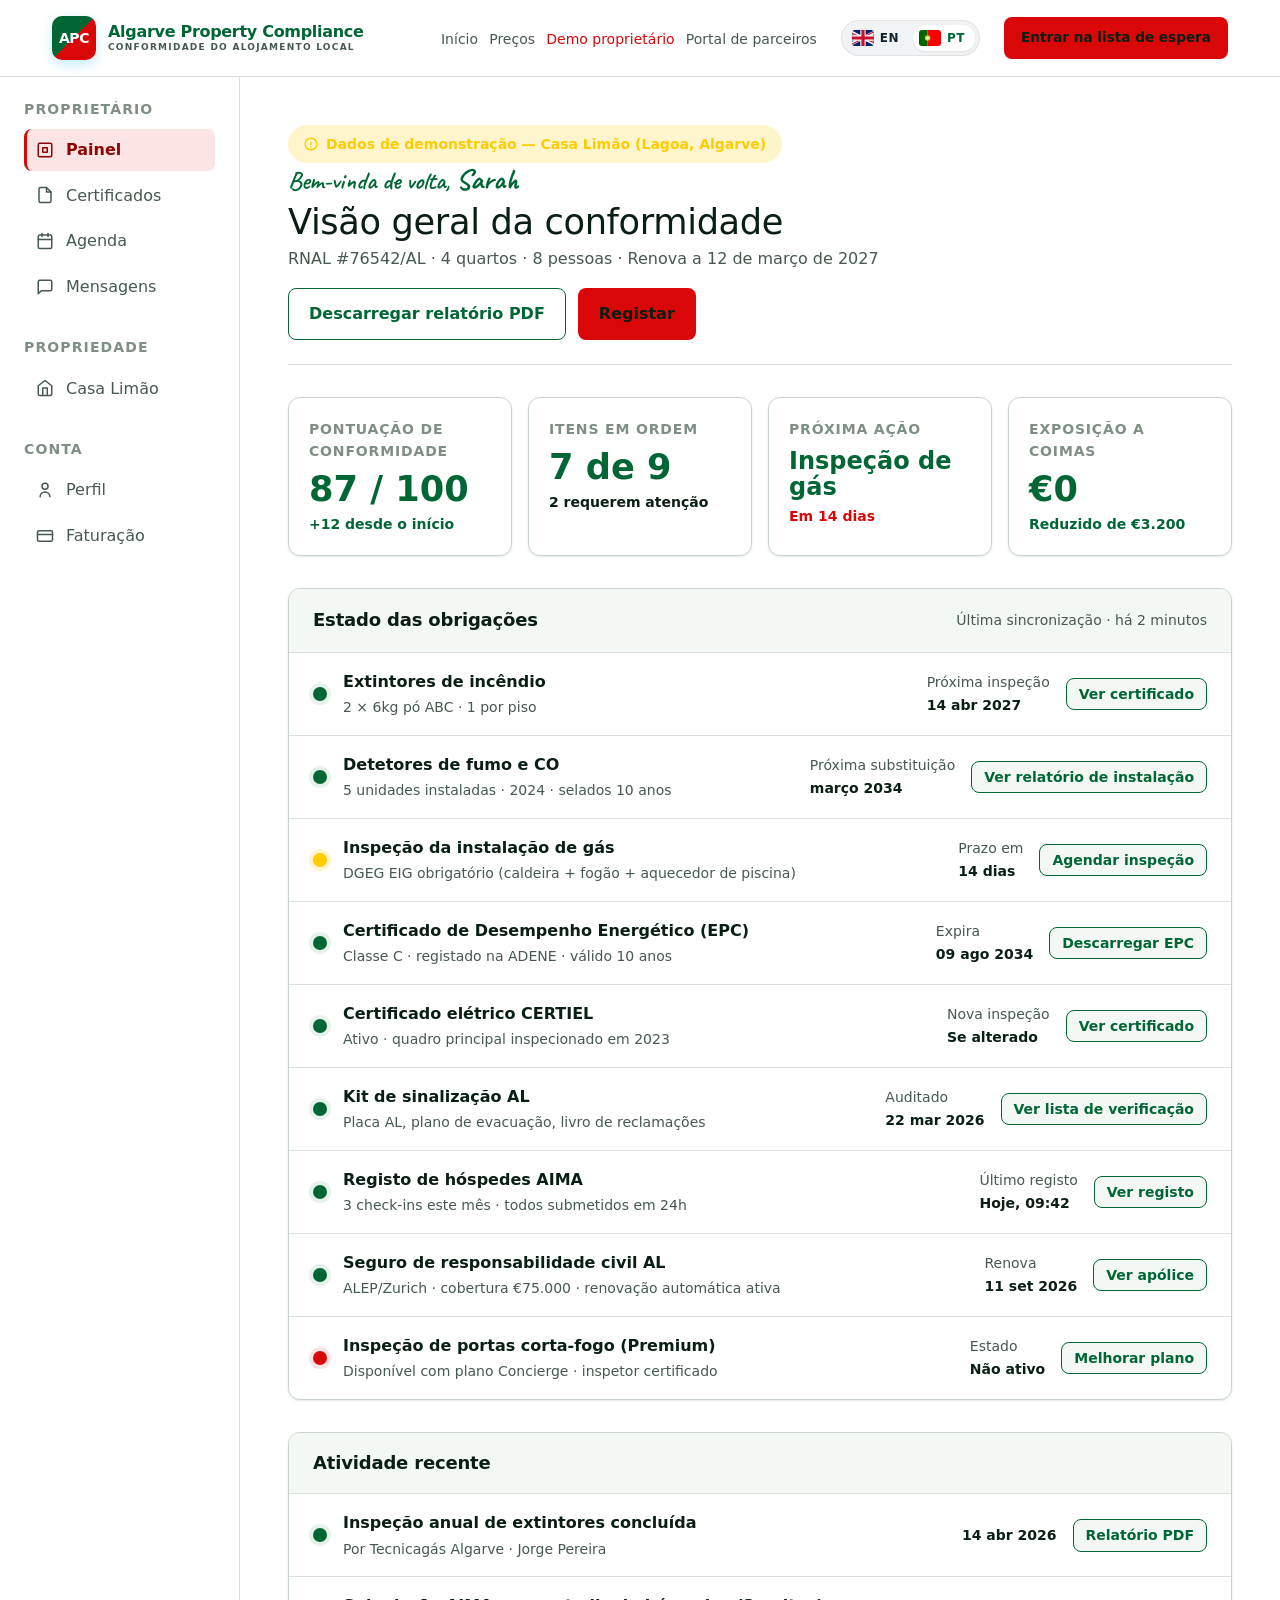
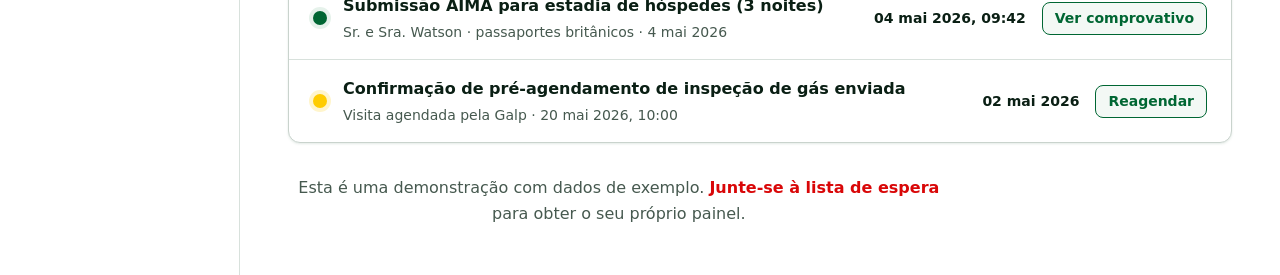
<file: owner-dashboard-pt.html>
<!doctype html>
<html lang="pt-PT">
  <head>
    <meta charset="UTF-8" />
    <meta name="viewport" content="width=device-width, initial-scale=1.0" />
    <title>Demo do Painel do Proprietário — Algarve Property Compliance</title>
    <meta
      name="description"
      content="Demo do painel do proprietário da Algarve Property Compliance — veja como funcionam o estado de conformidade, os certificados e os lembretes de renovação para uma única moradia."
    />
    <meta name="theme-color" content="#006633" />

    <!-- Fonts: General Sans (body) + Caveat (script accents) -->
    <link rel="preconnect" href="https://api.fontshare.com" crossorigin />
    <link
      href="https://api.fontshare.com/v2/css?f[]=general-sans@400,500,600,700&display=swap"
      rel="stylesheet"
    />
    <link rel="preconnect" href="https://fonts.googleapis.com" />
    <link rel="preconnect" href="https://fonts.gstatic.com" crossorigin />
    <link href="https://fonts.googleapis.com/css2?family=Caveat:wght@500;600;700&display=swap" rel="stylesheet" />

    <link rel="stylesheet" href="css/style.css" />
    <!-- Favicon (Option C monogram) -->
    <link rel="icon" type="image/png" href="img/favicon.png" />
    <link rel="apple-touch-icon" href="img/fb-profile.png" />
  </head>
  <body>
    <header class="header">
      <div class="header__inner">
        <a href="index.html" class="logo logo--c" aria-label="Algarve Property Compliance home">
          <span class="logo__mark" aria-hidden="true"><span>APC</span></span>
          <span class="logo__name">
            <span class="logo__top">Algarve Property Compliance</span>
            <span class="logo__sub">Conformidade do Alojamento Local</span>
          </span>
        </a>
        <nav class="nav">
          <ul class="nav__links">
            <li><a href="index-pt.html">Início</a></li>
            <li><a href="index-pt.html#pricing">Preços</a></li>
            <li><a href="owner-dashboard-pt.html" style="color: var(--color-accent);">Demo proprietário</a></li>
            <li><a href="partner-portal-pt.html">Portal de parceiros</a></li>
          </ul>
          <div class="lang-switch" role="group" aria-label="Language">
            <a href="owner-dashboard.html" class="lang-switch__btn" lang="en" title="English">
              <span class="flag flag--gb" aria-hidden="true"></span>
              <span class="lang-switch__label">EN</span>
            </a>
            <a href="owner-dashboard-pt.html" class="lang-switch__btn is-active" aria-current="true" lang="pt" title="Português">
              <span class="flag flag--pt" aria-hidden="true"></span>
              <span class="lang-switch__label">PT</span>
            </a>
          </div>
          <a href="index-pt.html#waitlist" class="btn btn--accent">Entrar na lista de espera</a>
        </nav>
      </div>
    </header>

    <main>
      <div class="dash">
        <!-- ================ SIDEBAR ================ -->
        <aside class="dash__sidebar">
          <h3>Proprietário</h3>
          <ul class="dash__menu">
            <li>
              <a href="#" class="is-active">
                <svg width="18" height="18" viewBox="0 0 24 24" fill="none" stroke="currentColor" stroke-width="2" stroke-linecap="round" stroke-linejoin="round"><rect x="3" y="3" width="18" height="18" rx="2"/><path d="M9 9h6v6H9z"/></svg>
                Painel
              </a>
            </li>
            <li>
              <a href="#">
                <svg width="18" height="18" viewBox="0 0 24 24" fill="none" stroke="currentColor" stroke-width="2" stroke-linecap="round" stroke-linejoin="round"><path d="M14 2H6a2 2 0 0 0-2 2v16a2 2 0 0 0 2 2h12a2 2 0 0 0 2-2V8z"/><polyline points="14 2 14 8 20 8"/></svg>
                Certificados
              </a>
            </li>
            <li>
              <a href="#">
                <svg width="18" height="18" viewBox="0 0 24 24" fill="none" stroke="currentColor" stroke-width="2" stroke-linecap="round" stroke-linejoin="round"><rect x="3" y="4" width="18" height="18" rx="2" ry="2"/><line x1="16" y1="2" x2="16" y2="6"/><line x1="8" y1="2" x2="8" y2="6"/><line x1="3" y1="10" x2="21" y2="10"/></svg>
                Agenda
              </a>
            </li>
            <li>
              <a href="#">
                <svg width="18" height="18" viewBox="0 0 24 24" fill="none" stroke="currentColor" stroke-width="2" stroke-linecap="round" stroke-linejoin="round"><path d="M21 15a2 2 0 0 1-2 2H7l-4 4V5a2 2 0 0 1 2-2h14a2 2 0 0 1 2 2z"/></svg>
                Mensagens
              </a>
            </li>
          </ul>

          <h3>Propriedade</h3>
          <ul class="dash__menu">
            <li>
              <a href="#">
                <svg width="18" height="18" viewBox="0 0 24 24" fill="none" stroke="currentColor" stroke-width="2" stroke-linecap="round" stroke-linejoin="round"><path d="M3 9l9-7 9 7v11a2 2 0 0 1-2 2H5a2 2 0 0 1-2-2z"/><polyline points="9 22 9 12 15 12 15 22"/></svg>
                Casa Limão
              </a>
            </li>
          </ul>

          <h3>Conta</h3>
          <ul class="dash__menu">
            <li>
              <a href="#">
                <svg width="18" height="18" viewBox="0 0 24 24" fill="none" stroke="currentColor" stroke-width="2" stroke-linecap="round" stroke-linejoin="round"><circle cx="12" cy="7" r="4"/><path d="M5.5 21a6.5 6.5 0 0 1 13 0"/></svg>
                Perfil
              </a>
            </li>
            <li>
              <a href="#">
                <svg width="18" height="18" viewBox="0 0 24 24" fill="none" stroke="currentColor" stroke-width="2" stroke-linecap="round" stroke-linejoin="round"><rect x="2" y="5" width="20" height="14" rx="2"/><line x1="2" y1="10" x2="22" y2="10"/></svg>
                Faturação
              </a>
            </li>
          </ul>
        </aside>

        <!-- ================ MAIN ================ -->
        <div class="dash__main">
          <div class="dash__header">
            <div>
              <span class="dash__demo-banner">
                <svg width="14" height="14" viewBox="0 0 24 24" fill="none" stroke="currentColor" stroke-width="2.5" stroke-linecap="round" stroke-linejoin="round"><path d="M12 9v4M12 17h.01"/><circle cx="12" cy="12" r="10"/></svg>
                Dados de demonstração — Casa Limão (Lagoa, Algarve)
              </span>
              <span class="dash__greeting">Bem-vinda de volta, <span class="greeting__name">Sarah</span></span>
              <h1 class="dash__title">Visão geral da conformidade</h1>
              <p class="dash__subtitle">RNAL #76542/AL · 4 quartos · 8 pessoas · Renova a 12 de março de 2027</p>
            </div>
            <div style="display:flex; align-items:center; gap: var(--space-3);">
              <a href="#" class="btn btn--ghost">Descarregar relatório PDF</a>
              <a href="index-pt.html#waitlist" class="btn btn--accent">Registar</a>
            </div>
          </div>

          <!-- KPIs -->
          <div class="kpi-row">
            <div class="kpi">
              <div class="kpi__label">Pontuação de conformidade</div>
              <div class="kpi__value">87 / 100</div>
              <div class="kpi__delta kpi__delta--up">+12 desde o início</div>
            </div>
            <div class="kpi">
              <div class="kpi__label">Itens em ordem</div>
              <div class="kpi__value">7 de 9</div>
              <div class="kpi__delta">2 requerem atenção</div>
            </div>
            <div class="kpi">
              <div class="kpi__label">Próxima ação</div>
              <div class="kpi__value" style="font-size: var(--text-lg);">Inspeção de gás</div>
              <div class="kpi__delta kpi__delta--down">Em 14 dias</div>
            </div>
            <div class="kpi">
              <div class="kpi__label">Exposição a coimas</div>
              <div class="kpi__value" style="color: var(--color-success);">&euro;0</div>
              <div class="kpi__delta kpi__delta--up">Reduzido de &euro;3.200</div>
            </div>
          </div>

          <!-- Compliance status list -->
          <div class="status-card" style="margin-bottom: var(--space-8);">
            <div class="status-card__head">
              <h2 class="status-card__title">Estado das obrigações</h2>
              <span style="font-size: var(--text-xs); color: var(--color-text-muted);">
                Última sincronização &middot; há 2 minutos
              </span>
            </div>

            <div class="status-row">
              <span class="status-light status-light--green" aria-label="Em conformidade"></span>
              <div class="status-row__name">
                Extintores de incêndio
                <small>2 &times; 6kg pó ABC &middot; 1 por piso</small>
              </div>
              <div class="status-row__date">
                Próxima inspeção
                <strong>14 abr 2027</strong>
              </div>
              <a href="#" class="status-row__action">Ver certificado</a>
            </div>

            <div class="status-row">
              <span class="status-light status-light--green" aria-label="Em conformidade"></span>
              <div class="status-row__name">
                Detetores de fumo e CO
                <small>5 unidades instaladas &middot; 2024 &middot; selados 10 anos</small>
              </div>
              <div class="status-row__date">
                Próxima substituição
                <strong>março 2034</strong>
              </div>
              <a href="#" class="status-row__action">Ver relatório de instalação</a>
            </div>

            <div class="status-row">
              <span class="status-light status-light--amber" aria-label="Ação breve"></span>
              <div class="status-row__name">
                Inspeção da instalação de gás
                <small>DGEG EIG obrigatório (caldeira + fogão + aquecedor de piscina)</small>
              </div>
              <div class="status-row__date">
                Prazo em
                <strong>14 dias</strong>
              </div>
              <a href="#" class="status-row__action">Agendar inspeção</a>
            </div>

            <div class="status-row">
              <span class="status-light status-light--green" aria-label="Em conformidade"></span>
              <div class="status-row__name">
                Certificado de Desempenho Energético (EPC)
                <small>Classe C &middot; registado na ADENE &middot; válido 10 anos</small>
              </div>
              <div class="status-row__date">
                Expira
                <strong>09 ago 2034</strong>
              </div>
              <a href="#" class="status-row__action">Descarregar EPC</a>
            </div>

            <div class="status-row">
              <span class="status-light status-light--green" aria-label="Em conformidade"></span>
              <div class="status-row__name">
                Certificado elétrico CERTIEL
                <small>Ativo &middot; quadro principal inspecionado em 2023</small>
              </div>
              <div class="status-row__date">
                Nova inspeção
                <strong>Se alterado</strong>
              </div>
              <a href="#" class="status-row__action">Ver certificado</a>
            </div>

            <div class="status-row">
              <span class="status-light status-light--green" aria-label="Em conformidade"></span>
              <div class="status-row__name">
                Kit de sinalização AL
                <small>Placa AL, plano de evacuação, livro de reclamações</small>
              </div>
              <div class="status-row__date">
                Auditado
                <strong>22 mar 2026</strong>
              </div>
              <a href="#" class="status-row__action">Ver lista de verificação</a>
            </div>

            <div class="status-row">
              <span class="status-light status-light--green" aria-label="Em conformidade"></span>
              <div class="status-row__name">
                Registo de hóspedes AIMA
                <small>3 check-ins este mês &middot; todos submetidos em 24h</small>
              </div>
              <div class="status-row__date">
                Último registo
                <strong>Hoje, 09:42</strong>
              </div>
              <a href="#" class="status-row__action">Ver registo</a>
            </div>

            <div class="status-row">
              <span class="status-light status-light--green" aria-label="Em conformidade"></span>
              <div class="status-row__name">
                Seguro de responsabilidade civil AL
                <small>ALEP/Zurich &middot; cobertura &euro;75.000 &middot; renovação automática ativa</small>
              </div>
              <div class="status-row__date">
                Renova
                <strong>11 set 2026</strong>
              </div>
              <a href="#" class="status-row__action">Ver apólice</a>
            </div>

            <div class="status-row">
              <span class="status-light status-light--red" aria-label="Ação necessária"></span>
              <div class="status-row__name">
                Inspeção de portas corta-fogo (Premium)
                <small>Disponível com plano Concierge &middot; inspetor certificado</small>
              </div>
              <div class="status-row__date">
                Estado
                <strong>Não ativo</strong>
              </div>
              <a href="#" class="status-row__action">Melhorar plano</a>
            </div>
          </div>

          <!-- Activity feed -->
          <div class="status-card">
            <div class="status-card__head">
              <h2 class="status-card__title">Atividade recente</h2>
            </div>
            <div class="status-row">
              <span class="status-light status-light--green" aria-label="Concluído"></span>
              <div class="status-row__name">
                Inspeção anual de extintores concluída
                <small>Por Tecnicagás Algarve &middot; Jorge Pereira</small>
              </div>
              <div class="status-row__date">
                <strong>14 abr 2026</strong>
              </div>
              <a href="#" class="status-row__action">Relatório PDF</a>
            </div>
            <div class="status-row">
              <span class="status-light status-light--green" aria-label="Concluído"></span>
              <div class="status-row__name">
                Submissão AIMA para estadia de hóspedes (3 noites)
                <small>Sr. e Sra. Watson &middot; passaportes britânicos &middot; 4 mai 2026</small>
              </div>
              <div class="status-row__date">
                <strong>04 mai 2026, 09:42</strong>
              </div>
              <a href="#" class="status-row__action">Ver comprovativo</a>
            </div>
            <div class="status-row">
              <span class="status-light status-light--amber" aria-label="Pendente"></span>
              <div class="status-row__name">
                Confirmação de pré-agendamento de inspeção de gás enviada
                <small>Visita agendada pela Galp &middot; 20 mai 2026, 10:00</small>
              </div>
              <div class="status-row__date">
                <strong>02 mai 2026</strong>
              </div>
              <a href="#" class="status-row__action">Reagendar</a>
            </div>
          </div>

          <p style="margin-top: var(--space-8); font-size: var(--text-sm); color: var(--color-text-muted); text-align: center;">
            Esta é uma demonstração com dados de exemplo. <a href="index-pt.html#waitlist" style="color: var(--color-accent); font-weight: 600;">Junte-se à lista de espera</a> para obter o seu próprio painel.
          </p>
        </div>
      </div>
    </main>

    <script src="js/main.js" defer></script>
  </body>
</html>
</file>
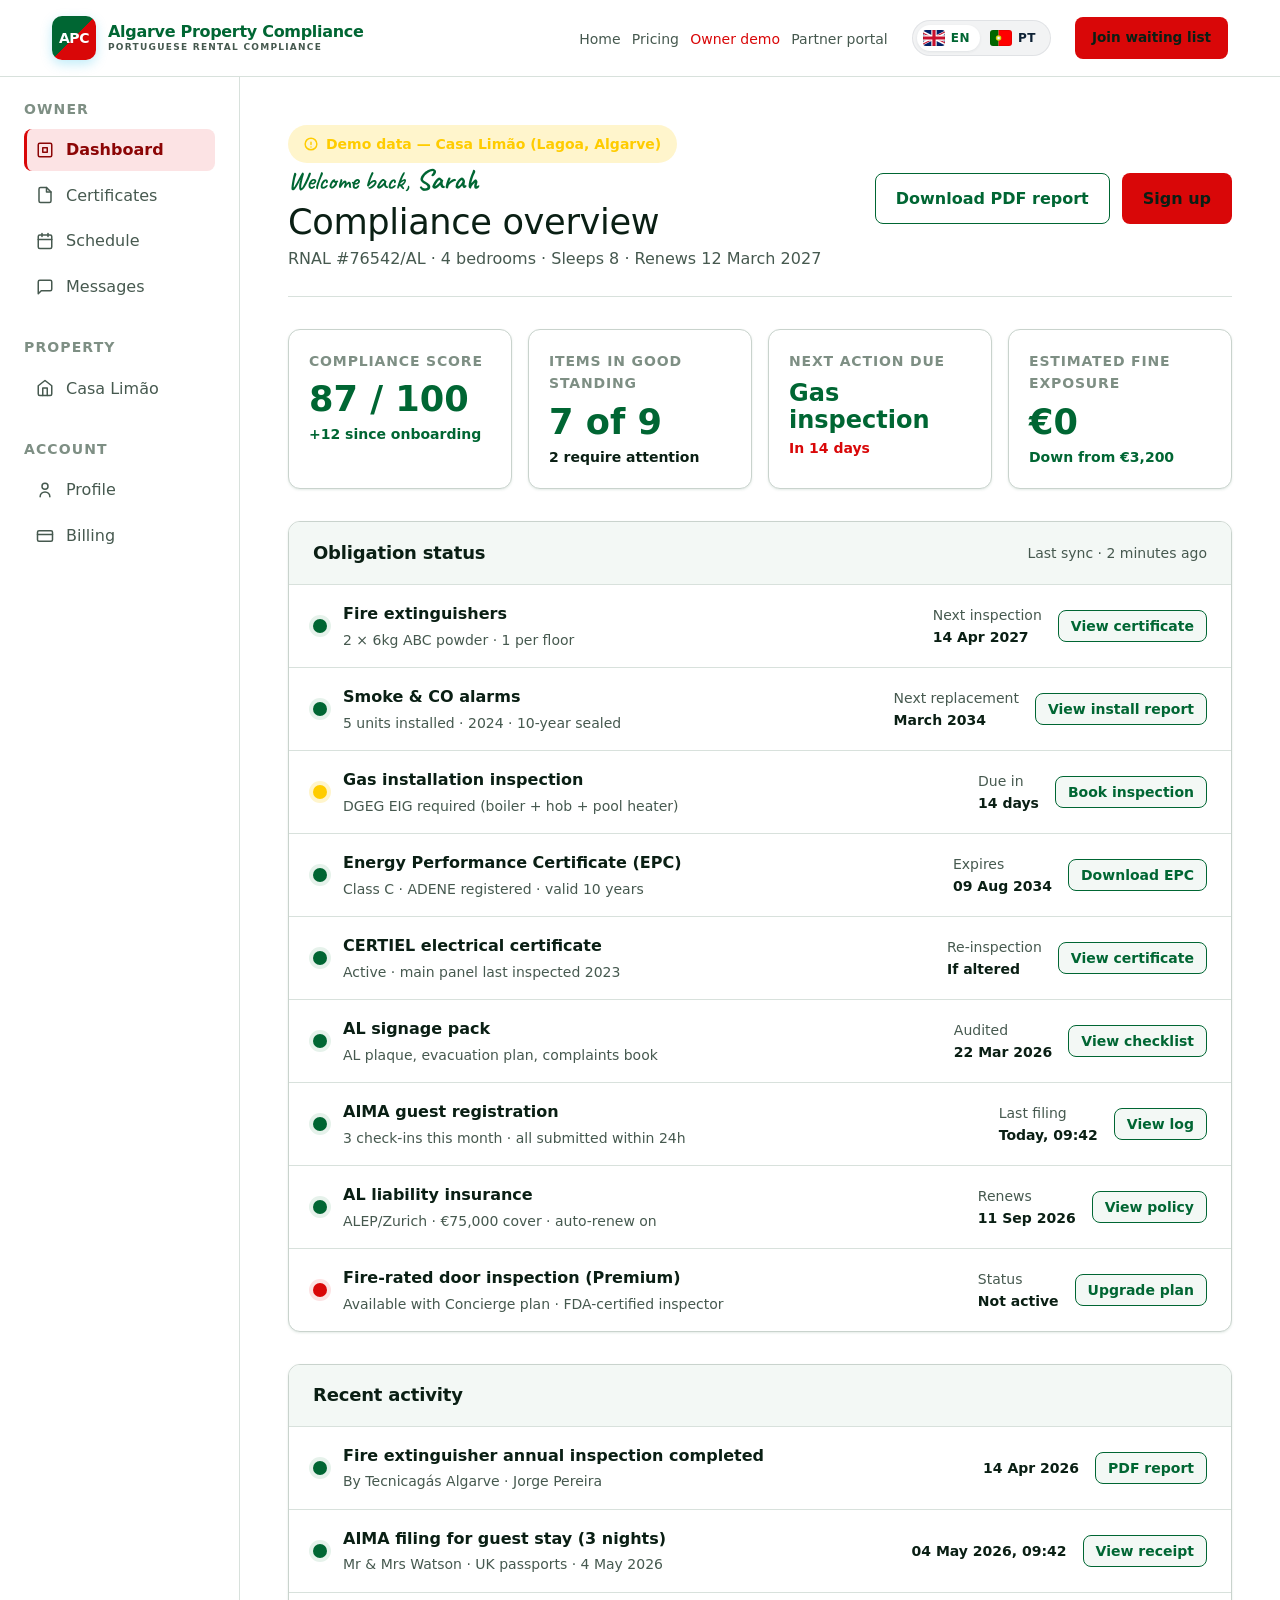
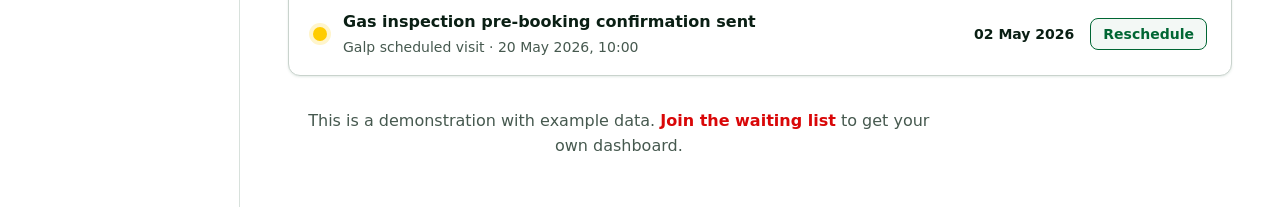
<file: owner-dashboard.html>
<!doctype html>
<html lang="en">
  <head>
    <meta charset="UTF-8" />
    <meta name="viewport" content="width=device-width, initial-scale=1.0" />
    <title>Owner Dashboard Demo — Algarve Property Compliance</title>
    <meta
      name="description"
      content="Live demo of the Algarve Property Compliance owner dashboard — see how compliance status, certificates and renewal reminders work for a single villa."
    />
    <meta name="theme-color" content="#006633" />

    <!-- Fonts: General Sans (body) + Caveat (script accents) -->
    <link rel="preconnect" href="https://api.fontshare.com" crossorigin />
    <link
      href="https://api.fontshare.com/v2/css?f[]=general-sans@400,500,600,700&display=swap"
      rel="stylesheet"
    />
    <link rel="preconnect" href="https://fonts.googleapis.com" />
    <link rel="preconnect" href="https://fonts.gstatic.com" crossorigin />
    <link href="https://fonts.googleapis.com/css2?family=Caveat:wght@500;600;700&display=swap" rel="stylesheet" />

    <link rel="stylesheet" href="css/style.css" />
    <!-- Favicon (Option C monogram) -->
    <link rel="icon" type="image/png" href="img/favicon.png" />
    <link rel="apple-touch-icon" href="img/fb-profile.png" />
  </head>
  <body>
    <header class="header">
      <div class="header__inner">
        <a href="index.html" class="logo logo--c" aria-label="Algarve Property Compliance home">
          <span class="logo__mark" aria-hidden="true"><span>APC</span></span>
          <span class="logo__name">
            <span class="logo__top">Algarve Property Compliance</span>
            <span class="logo__sub">Portuguese Rental Compliance</span>
          </span>
        </a>
        <nav class="nav">
          <ul class="nav__links">
            <li><a href="index.html">Home</a></li>
            <li><a href="index.html#pricing">Pricing</a></li>
            <li><a href="owner-dashboard.html" style="color: var(--color-accent);">Owner demo</a></li>
            <li><a href="partner-portal.html">Partner portal</a></li>
          </ul>
          <div class="lang-switch" role="group" aria-label="Language">
            <a href="owner-dashboard.html" class="lang-switch__btn is-active" aria-current="true" lang="en" title="English">
              <span class="flag flag--gb" aria-hidden="true"></span>
              <span class="lang-switch__label">EN</span>
            </a>
            <a href="index-pt.html" class="lang-switch__btn" lang="pt" title="Português">
              <span class="flag flag--pt" aria-hidden="true"></span>
              <span class="lang-switch__label">PT</span>
            </a>
          </div>
          <a href="index.html#waitlist" class="btn btn--accent">Join waiting list</a>
        </nav>
      </div>
    </header>

    <main>
      <div class="dash">
        <!-- ================ SIDEBAR ================ -->
        <aside class="dash__sidebar">
          <h3>Owner</h3>
          <ul class="dash__menu">
            <li>
              <a href="#" class="is-active">
                <svg width="18" height="18" viewBox="0 0 24 24" fill="none" stroke="currentColor" stroke-width="2" stroke-linecap="round" stroke-linejoin="round"><rect x="3" y="3" width="18" height="18" rx="2"/><path d="M9 9h6v6H9z"/></svg>
                Dashboard
              </a>
            </li>
            <li>
              <a href="#">
                <svg width="18" height="18" viewBox="0 0 24 24" fill="none" stroke="currentColor" stroke-width="2" stroke-linecap="round" stroke-linejoin="round"><path d="M14 2H6a2 2 0 0 0-2 2v16a2 2 0 0 0 2 2h12a2 2 0 0 0 2-2V8z"/><polyline points="14 2 14 8 20 8"/></svg>
                Certificates
              </a>
            </li>
            <li>
              <a href="#">
                <svg width="18" height="18" viewBox="0 0 24 24" fill="none" stroke="currentColor" stroke-width="2" stroke-linecap="round" stroke-linejoin="round"><rect x="3" y="4" width="18" height="18" rx="2" ry="2"/><line x1="16" y1="2" x2="16" y2="6"/><line x1="8" y1="2" x2="8" y2="6"/><line x1="3" y1="10" x2="21" y2="10"/></svg>
                Schedule
              </a>
            </li>
            <li>
              <a href="#">
                <svg width="18" height="18" viewBox="0 0 24 24" fill="none" stroke="currentColor" stroke-width="2" stroke-linecap="round" stroke-linejoin="round"><path d="M21 15a2 2 0 0 1-2 2H7l-4 4V5a2 2 0 0 1 2-2h14a2 2 0 0 1 2 2z"/></svg>
                Messages
              </a>
            </li>
          </ul>

          <h3>Property</h3>
          <ul class="dash__menu">
            <li>
              <a href="#">
                <svg width="18" height="18" viewBox="0 0 24 24" fill="none" stroke="currentColor" stroke-width="2" stroke-linecap="round" stroke-linejoin="round"><path d="M3 9l9-7 9 7v11a2 2 0 0 1-2 2H5a2 2 0 0 1-2-2z"/><polyline points="9 22 9 12 15 12 15 22"/></svg>
                Casa Limão
              </a>
            </li>
          </ul>

          <h3>Account</h3>
          <ul class="dash__menu">
            <li>
              <a href="#">
                <svg width="18" height="18" viewBox="0 0 24 24" fill="none" stroke="currentColor" stroke-width="2" stroke-linecap="round" stroke-linejoin="round"><circle cx="12" cy="7" r="4"/><path d="M5.5 21a6.5 6.5 0 0 1 13 0"/></svg>
                Profile
              </a>
            </li>
            <li>
              <a href="#">
                <svg width="18" height="18" viewBox="0 0 24 24" fill="none" stroke="currentColor" stroke-width="2" stroke-linecap="round" stroke-linejoin="round"><rect x="2" y="5" width="20" height="14" rx="2"/><line x1="2" y1="10" x2="22" y2="10"/></svg>
                Billing
              </a>
            </li>
          </ul>
        </aside>

        <!-- ================ MAIN ================ -->
        <div class="dash__main">
          <div class="dash__header">
            <div>
              <span class="dash__demo-banner">
                <svg width="14" height="14" viewBox="0 0 24 24" fill="none" stroke="currentColor" stroke-width="2.5" stroke-linecap="round" stroke-linejoin="round"><path d="M12 9v4M12 17h.01"/><circle cx="12" cy="12" r="10"/></svg>
                Demo data — Casa Limão (Lagoa, Algarve)
              </span>
              <span class="dash__greeting">Welcome back, <span class="greeting__name">Sarah</span></span>
              <h1 class="dash__title">Compliance overview</h1>
              <p class="dash__subtitle">RNAL #76542/AL · 4 bedrooms · Sleeps 8 · Renews 12 March 2027</p>
            </div>
            <div style="display:flex; align-items:center; gap: var(--space-3);">
              <a href="#" class="btn btn--ghost">Download PDF report</a>
              <a href="index.html#waitlist" class="btn btn--accent">Sign up</a>
            </div>
          </div>

          <!-- KPIs -->
          <div class="kpi-row">
            <div class="kpi">
              <div class="kpi__label">Compliance score</div>
              <div class="kpi__value">87 / 100</div>
              <div class="kpi__delta kpi__delta--up">+12 since onboarding</div>
            </div>
            <div class="kpi">
              <div class="kpi__label">Items in good standing</div>
              <div class="kpi__value">7 of 9</div>
              <div class="kpi__delta">2 require attention</div>
            </div>
            <div class="kpi">
              <div class="kpi__label">Next action due</div>
              <div class="kpi__value" style="font-size: var(--text-lg);">Gas inspection</div>
              <div class="kpi__delta kpi__delta--down">In 14 days</div>
            </div>
            <div class="kpi">
              <div class="kpi__label">Estimated fine exposure</div>
              <div class="kpi__value" style="color: var(--color-success);">&euro;0</div>
              <div class="kpi__delta kpi__delta--up">Down from &euro;3,200</div>
            </div>
          </div>

          <!-- Compliance status list -->
          <div class="status-card" style="margin-bottom: var(--space-8);">
            <div class="status-card__head">
              <h2 class="status-card__title">Obligation status</h2>
              <span style="font-size: var(--text-xs); color: var(--color-text-muted);">
                Last sync &middot; 2 minutes ago
              </span>
            </div>

            <div class="status-row">
              <span class="status-light status-light--green" aria-label="In good standing"></span>
              <div class="status-row__name">
                Fire extinguishers
                <small>2 &times; 6kg ABC powder &middot; 1 per floor</small>
              </div>
              <div class="status-row__date">
                Next inspection
                <strong>14 Apr 2027</strong>
              </div>
              <a href="#" class="status-row__action">View certificate</a>
            </div>

            <div class="status-row">
              <span class="status-light status-light--green" aria-label="In good standing"></span>
              <div class="status-row__name">
                Smoke &amp; CO alarms
                <small>5 units installed &middot; 2024 &middot; 10-year sealed</small>
              </div>
              <div class="status-row__date">
                Next replacement
                <strong>March 2034</strong>
              </div>
              <a href="#" class="status-row__action">View install report</a>
            </div>

            <div class="status-row">
              <span class="status-light status-light--amber" aria-label="Action soon"></span>
              <div class="status-row__name">
                Gas installation inspection
                <small>DGEG EIG required (boiler + hob + pool heater)</small>
              </div>
              <div class="status-row__date">
                Due in
                <strong>14 days</strong>
              </div>
              <a href="#" class="status-row__action">Book inspection</a>
            </div>

            <div class="status-row">
              <span class="status-light status-light--green" aria-label="In good standing"></span>
              <div class="status-row__name">
                Energy Performance Certificate (EPC)
                <small>Class C &middot; ADENE registered &middot; valid 10 years</small>
              </div>
              <div class="status-row__date">
                Expires
                <strong>09 Aug 2034</strong>
              </div>
              <a href="#" class="status-row__action">Download EPC</a>
            </div>

            <div class="status-row">
              <span class="status-light status-light--green" aria-label="In good standing"></span>
              <div class="status-row__name">
                CERTIEL electrical certificate
                <small>Active &middot; main panel last inspected 2023</small>
              </div>
              <div class="status-row__date">
                Re-inspection
                <strong>If altered</strong>
              </div>
              <a href="#" class="status-row__action">View certificate</a>
            </div>

            <div class="status-row">
              <span class="status-light status-light--green" aria-label="In good standing"></span>
              <div class="status-row__name">
                AL signage pack
                <small>AL plaque, evacuation plan, complaints book</small>
              </div>
              <div class="status-row__date">
                Audited
                <strong>22 Mar 2026</strong>
              </div>
              <a href="#" class="status-row__action">View checklist</a>
            </div>

            <div class="status-row">
              <span class="status-light status-light--green" aria-label="In good standing"></span>
              <div class="status-row__name">
                AIMA guest registration
                <small>3 check-ins this month &middot; all submitted within 24h</small>
              </div>
              <div class="status-row__date">
                Last filing
                <strong>Today, 09:42</strong>
              </div>
              <a href="#" class="status-row__action">View log</a>
            </div>

            <div class="status-row">
              <span class="status-light status-light--green" aria-label="In good standing"></span>
              <div class="status-row__name">
                AL liability insurance
                <small>ALEP/Zurich &middot; &euro;75,000 cover &middot; auto-renew on</small>
              </div>
              <div class="status-row__date">
                Renews
                <strong>11 Sep 2026</strong>
              </div>
              <a href="#" class="status-row__action">View policy</a>
            </div>

            <div class="status-row">
              <span class="status-light status-light--red" aria-label="Action required"></span>
              <div class="status-row__name">
                Fire-rated door inspection (Premium)
                <small>Available with Concierge plan &middot; FDA-certified inspector</small>
              </div>
              <div class="status-row__date">
                Status
                <strong>Not active</strong>
              </div>
              <a href="#" class="status-row__action">Upgrade plan</a>
            </div>
          </div>

          <!-- Activity feed -->
          <div class="status-card">
            <div class="status-card__head">
              <h2 class="status-card__title">Recent activity</h2>
            </div>
            <div class="status-row">
              <span class="status-light status-light--green" aria-label="Done"></span>
              <div class="status-row__name">
                Fire extinguisher annual inspection completed
                <small>By Tecnicagás Algarve &middot; Jorge Pereira</small>
              </div>
              <div class="status-row__date">
                <strong>14 Apr 2026</strong>
              </div>
              <a href="#" class="status-row__action">PDF report</a>
            </div>
            <div class="status-row">
              <span class="status-light status-light--green" aria-label="Done"></span>
              <div class="status-row__name">
                AIMA filing for guest stay (3 nights)
                <small>Mr &amp; Mrs Watson &middot; UK passports &middot; 4 May 2026</small>
              </div>
              <div class="status-row__date">
                <strong>04 May 2026, 09:42</strong>
              </div>
              <a href="#" class="status-row__action">View receipt</a>
            </div>
            <div class="status-row">
              <span class="status-light status-light--amber" aria-label="Pending"></span>
              <div class="status-row__name">
                Gas inspection pre-booking confirmation sent
                <small>Galp scheduled visit &middot; 20 May 2026, 10:00</small>
              </div>
              <div class="status-row__date">
                <strong>02 May 2026</strong>
              </div>
              <a href="#" class="status-row__action">Reschedule</a>
            </div>
          </div>

          <p style="margin-top: var(--space-8); font-size: var(--text-sm); color: var(--color-text-muted); text-align: center;">
            This is a demonstration with example data. <a href="index.html#waitlist" style="color: var(--color-accent); font-weight: 600;">Join the waiting list</a> to get your own dashboard.
          </p>
        </div>
      </div>
    </main>

    <script src="js/main.js" defer></script>
  </body>
</html>
</file>
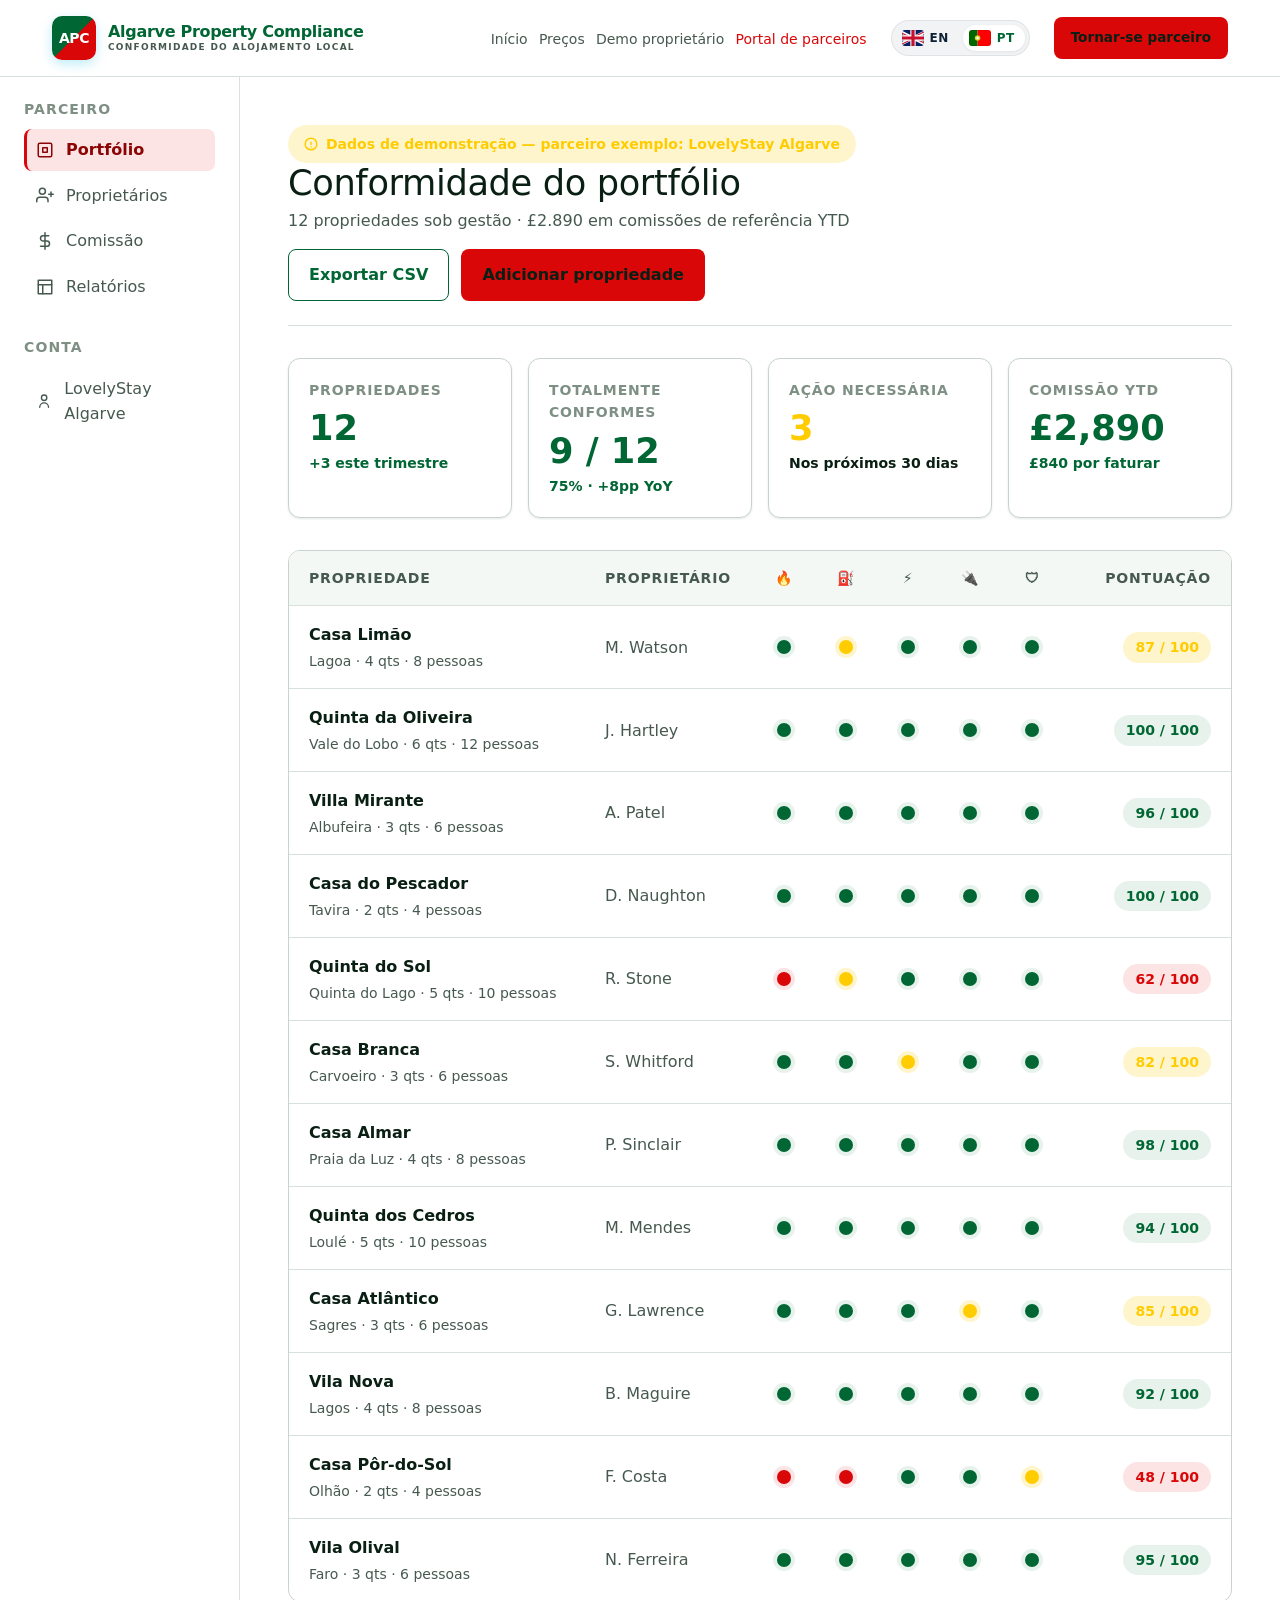
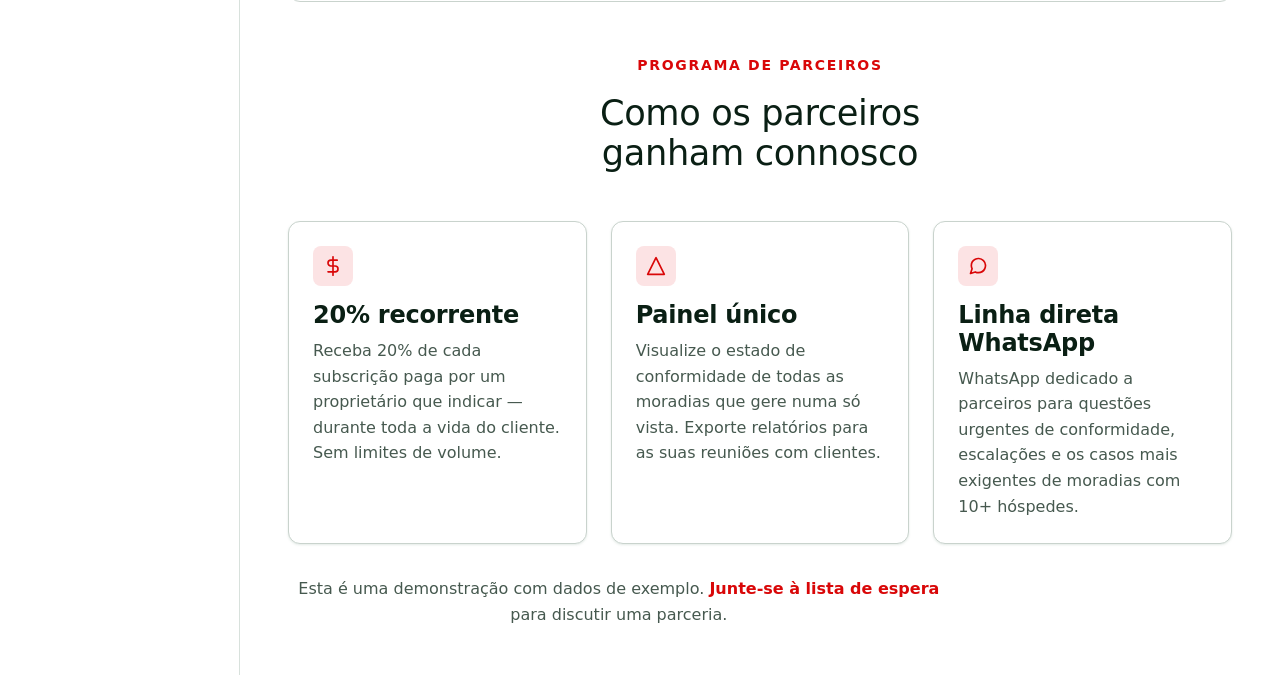
<file: partner-portal-pt.html>
<!doctype html>
<html lang="pt-PT">
  <head>
    <meta charset="UTF-8" />
    <meta name="viewport" content="width=device-width, initial-scale=1.0" />
    <title>Demo do Portal de Parceiros — Algarve Property Compliance</title>
    <meta
      name="description"
      content="Demo do portal de parceiros da Algarve Property Compliance — painel de conformidade multi-propriedade para gestores e agentes imobiliários."
    />
    <meta name="theme-color" content="#006633" />
    <link rel="preconnect" href="https://fonts.googleapis.com" />
    <link rel="preconnect" href="https://fonts.gstatic.com" crossorigin />
    <link
      href="https://api.fontshare.com/v2/css?f[]=boska@500,600,700&f[]=switzer@400,500,600,700&display=swap"
      rel="stylesheet"
    />
    <link
      href="https://fonts.googleapis.com/css2?family=Caveat:wght@500;600;700&display=swap"
      rel="stylesheet"
    />
    <link rel="stylesheet" href="css/style.css" />
    <link rel="icon" type="image/png" href="img/favicon.png" />
    <link rel="apple-touch-icon" href="img/fb-profile.png" />
  </head>
  <body>
    <header class="header">
      <div class="header__inner">
        <a href="index.html" class="logo logo--c" aria-label="Algarve Property Compliance home">
          <span class="logo__mark" aria-hidden="true"><span>APC</span></span>
          <span class="logo__name">
            <span class="logo__top">Algarve Property Compliance</span>
            <span class="logo__sub">Conformidade do Alojamento Local</span>
          </span>
        </a>
        <nav class="nav">
          <ul class="nav__links">
            <li><a href="index-pt.html">Início</a></li>
            <li><a href="index-pt.html#pricing">Preços</a></li>
            <li><a href="owner-dashboard-pt.html">Demo proprietário</a></li>
            <li><a href="partner-portal-pt.html" style="color: var(--color-accent);">Portal de parceiros</a></li>
          </ul>
          <div class="lang-switch" role="group" aria-label="Language">
            <a href="partner-portal.html" class="lang-switch__btn" lang="en" title="English">
              <span class="flag flag--gb" aria-hidden="true"></span>
              <span class="lang-switch__label">EN</span>
            </a>
            <a href="partner-portal-pt.html" class="lang-switch__btn is-active" aria-current="true" lang="pt" title="Português">
              <span class="flag flag--pt" aria-hidden="true"></span>
              <span class="lang-switch__label">PT</span>
            </a>
          </div>
          <a href="index-pt.html#waitlist" class="btn btn--accent">Tornar-se parceiro</a>
        </nav>
      </div>
    </header>

    <main>
      <div class="dash">
        <aside class="dash__sidebar">
          <h3>Parceiro</h3>
          <ul class="dash__menu">
            <li>
              <a href="#" class="is-active">
                <svg width="18" height="18" viewBox="0 0 24 24" fill="none" stroke="currentColor" stroke-width="2" stroke-linecap="round" stroke-linejoin="round"><rect x="3" y="3" width="18" height="18" rx="2"/><path d="M9 9h6v6H9z"/></svg>
                Portfólio
              </a>
            </li>
            <li>
              <a href="#">
                <svg width="18" height="18" viewBox="0 0 24 24" fill="none" stroke="currentColor" stroke-width="2" stroke-linecap="round" stroke-linejoin="round"><path d="M16 21v-2a4 4 0 0 0-4-4H5a4 4 0 0 0-4 4v2"/><circle cx="8.5" cy="7" r="4"/><path d="M20 8v6M23 11h-6"/></svg>
                Proprietários
              </a>
            </li>
            <li>
              <a href="#">
                <svg width="18" height="18" viewBox="0 0 24 24" fill="none" stroke="currentColor" stroke-width="2" stroke-linecap="round" stroke-linejoin="round"><line x1="12" y1="1" x2="12" y2="23"/><path d="M17 5H9.5a3.5 3.5 0 0 0 0 7h5a3.5 3.5 0 0 1 0 7H6"/></svg>
                Comissão
              </a>
            </li>
            <li>
              <a href="#">
                <svg width="18" height="18" viewBox="0 0 24 24" fill="none" stroke="currentColor" stroke-width="2" stroke-linecap="round" stroke-linejoin="round"><path d="M3 3h18v18H3z"/><path d="M3 9h18M9 21V9"/></svg>
                Relatórios
              </a>
            </li>
          </ul>
          <h3>Conta</h3>
          <ul class="dash__menu">
            <li>
              <a href="#">
                <svg width="18" height="18" viewBox="0 0 24 24" fill="none" stroke="currentColor" stroke-width="2" stroke-linecap="round" stroke-linejoin="round"><circle cx="12" cy="7" r="4"/><path d="M5.5 21a6.5 6.5 0 0 1 13 0"/></svg>
                LovelyStay Algarve
              </a>
            </li>
          </ul>
        </aside>

        <div class="dash__main">
          <div class="dash__header">
            <div>
              <span class="dash__demo-banner">
                <svg width="14" height="14" viewBox="0 0 24 24" fill="none" stroke="currentColor" stroke-width="2.5" stroke-linecap="round" stroke-linejoin="round"><path d="M12 9v4M12 17h.01"/><circle cx="12" cy="12" r="10"/></svg>
                Dados de demonstração — parceiro exemplo: LovelyStay Algarve
              </span>
              <h1 class="dash__title">Conformidade do portfólio</h1>
              <p class="dash__subtitle">12 propriedades sob gestão &middot; £2.890 em comissões de referência YTD</p>
            </div>
            <div style="display:flex; align-items:center; gap: var(--space-3);">
              <a href="#" class="btn btn--ghost">Exportar CSV</a>
              <a href="#" class="btn btn--accent">Adicionar propriedade</a>
            </div>
          </div>

          <!-- KPI row -->
          <div class="kpi-row">
            <div class="kpi">
              <div class="kpi__label">Propriedades</div>
              <div class="kpi__value">12</div>
              <div class="kpi__delta kpi__delta--up">+3 este trimestre</div>
            </div>
            <div class="kpi">
              <div class="kpi__label">Totalmente conformes</div>
              <div class="kpi__value" style="color: var(--color-success);">9 / 12</div>
              <div class="kpi__delta kpi__delta--up">75% &middot; +8pp YoY</div>
            </div>
            <div class="kpi">
              <div class="kpi__label">Ação necessária</div>
              <div class="kpi__value" style="color: var(--color-warning);">3</div>
              <div class="kpi__delta">Nos próximos 30 dias</div>
            </div>
            <div class="kpi">
              <div class="kpi__label">Comissão YTD</div>
              <div class="kpi__value">£2,890</div>
              <div class="kpi__delta kpi__delta--up">£840 por faturar</div>
            </div>
          </div>

          <!-- Property table -->
          <div class="property-table">
            <div class="property-row property-row--head">
              <div>Propriedade</div>
              <div>Proprietário</div>
              <div class="property-row__cell" title="Fire">🔥</div>
              <div class="property-row__cell" title="Gas">⛽</div>
              <div class="property-row__cell" title="EPC">⚡</div>
              <div class="property-row__cell" title="CERTIEL">🔌</div>
              <div class="property-row__cell" title="Insurance">🛡</div>
              <div class="property-row__overall">Pontuação</div>
            </div>

            <div class="property-row">
              <div class="property-row__name">
                Casa Limão
                <small>Lagoa &middot; 4 qts &middot; 8 pessoas</small>
              </div>
              <div class="property-row__owner">M. Watson</div>
              <div class="property-row__cell"><span class="status-light status-light--green"></span></div>
              <div class="property-row__cell"><span class="status-light status-light--amber"></span></div>
              <div class="property-row__cell"><span class="status-light status-light--green"></span></div>
              <div class="property-row__cell"><span class="status-light status-light--green"></span></div>
              <div class="property-row__cell"><span class="status-light status-light--green"></span></div>
              <div class="property-row__overall"><span class="overall-badge overall-badge--warn">87 / 100</span></div>
            </div>

            <div class="property-row">
              <div class="property-row__name">
                Quinta da Oliveira
                <small>Vale do Lobo &middot; 6 qts &middot; 12 pessoas</small>
              </div>
              <div class="property-row__owner">J. Hartley</div>
              <div class="property-row__cell"><span class="status-light status-light--green"></span></div>
              <div class="property-row__cell"><span class="status-light status-light--green"></span></div>
              <div class="property-row__cell"><span class="status-light status-light--green"></span></div>
              <div class="property-row__cell"><span class="status-light status-light--green"></span></div>
              <div class="property-row__cell"><span class="status-light status-light--green"></span></div>
              <div class="property-row__overall"><span class="overall-badge overall-badge--good">100 / 100</span></div>
            </div>

            <div class="property-row">
              <div class="property-row__name">
                Villa Mirante
                <small>Albufeira &middot; 3 qts &middot; 6 pessoas</small>
              </div>
              <div class="property-row__owner">A. Patel</div>
              <div class="property-row__cell"><span class="status-light status-light--green"></span></div>
              <div class="property-row__cell"><span class="status-light status-light--green"></span></div>
              <div class="property-row__cell"><span class="status-light status-light--green"></span></div>
              <div class="property-row__cell"><span class="status-light status-light--green"></span></div>
              <div class="property-row__cell"><span class="status-light status-light--green"></span></div>
              <div class="property-row__overall"><span class="overall-badge overall-badge--good">96 / 100</span></div>
            </div>

            <div class="property-row">
              <div class="property-row__name">
                Casa do Pescador
                <small>Tavira &middot; 2 qts &middot; 4 pessoas</small>
              </div>
              <div class="property-row__owner">D. Naughton</div>
              <div class="property-row__cell"><span class="status-light status-light--green"></span></div>
              <div class="property-row__cell"><span class="status-light status-light--green"></span></div>
              <div class="property-row__cell"><span class="status-light status-light--green"></span></div>
              <div class="property-row__cell"><span class="status-light status-light--green"></span></div>
              <div class="property-row__cell"><span class="status-light status-light--green"></span></div>
              <div class="property-row__overall"><span class="overall-badge overall-badge--good">100 / 100</span></div>
            </div>

            <div class="property-row">
              <div class="property-row__name">
                Quinta do Sol
                <small>Quinta do Lago &middot; 5 qts &middot; 10 pessoas</small>
              </div>
              <div class="property-row__owner">R. Stone</div>
              <div class="property-row__cell"><span class="status-light status-light--red"></span></div>
              <div class="property-row__cell"><span class="status-light status-light--amber"></span></div>
              <div class="property-row__cell"><span class="status-light status-light--green"></span></div>
              <div class="property-row__cell"><span class="status-light status-light--green"></span></div>
              <div class="property-row__cell"><span class="status-light status-light--green"></span></div>
              <div class="property-row__overall"><span class="overall-badge overall-badge--bad">62 / 100</span></div>
            </div>

            <div class="property-row">
              <div class="property-row__name">
                Casa Branca
                <small>Carvoeiro &middot; 3 qts &middot; 6 pessoas</small>
              </div>
              <div class="property-row__owner">S. Whitford</div>
              <div class="property-row__cell"><span class="status-light status-light--green"></span></div>
              <div class="property-row__cell"><span class="status-light status-light--green"></span></div>
              <div class="property-row__cell"><span class="status-light status-light--amber"></span></div>
              <div class="property-row__cell"><span class="status-light status-light--green"></span></div>
              <div class="property-row__cell"><span class="status-light status-light--green"></span></div>
              <div class="property-row__overall"><span class="overall-badge overall-badge--warn">82 / 100</span></div>
            </div>

            <div class="property-row">
              <div class="property-row__name">
                Casa Almar
                <small>Praia da Luz &middot; 4 qts &middot; 8 pessoas</small>
              </div>
              <div class="property-row__owner">P. Sinclair</div>
              <div class="property-row__cell"><span class="status-light status-light--green"></span></div>
              <div class="property-row__cell"><span class="status-light status-light--green"></span></div>
              <div class="property-row__cell"><span class="status-light status-light--green"></span></div>
              <div class="property-row__cell"><span class="status-light status-light--green"></span></div>
              <div class="property-row__cell"><span class="status-light status-light--green"></span></div>
              <div class="property-row__overall"><span class="overall-badge overall-badge--good">98 / 100</span></div>
            </div>

            <div class="property-row">
              <div class="property-row__name">
                Quinta dos Cedros
                <small>Loulé &middot; 5 qts &middot; 10 pessoas</small>
              </div>
              <div class="property-row__owner">M. Mendes</div>
              <div class="property-row__cell"><span class="status-light status-light--green"></span></div>
              <div class="property-row__cell"><span class="status-light status-light--green"></span></div>
              <div class="property-row__cell"><span class="status-light status-light--green"></span></div>
              <div class="property-row__cell"><span class="status-light status-light--green"></span></div>
              <div class="property-row__cell"><span class="status-light status-light--green"></span></div>
              <div class="property-row__overall"><span class="overall-badge overall-badge--good">94 / 100</span></div>
            </div>

            <div class="property-row">
              <div class="property-row__name">
                Casa Atlântico
                <small>Sagres &middot; 3 qts &middot; 6 pessoas</small>
              </div>
              <div class="property-row__owner">G. Lawrence</div>
              <div class="property-row__cell"><span class="status-light status-light--green"></span></div>
              <div class="property-row__cell"><span class="status-light status-light--green"></span></div>
              <div class="property-row__cell"><span class="status-light status-light--green"></span></div>
              <div class="property-row__cell"><span class="status-light status-light--amber"></span></div>
              <div class="property-row__cell"><span class="status-light status-light--green"></span></div>
              <div class="property-row__overall"><span class="overall-badge overall-badge--warn">85 / 100</span></div>
            </div>

            <div class="property-row">
              <div class="property-row__name">
                Vila Nova
                <small>Lagos &middot; 4 qts &middot; 8 pessoas</small>
              </div>
              <div class="property-row__owner">B. Maguire</div>
              <div class="property-row__cell"><span class="status-light status-light--green"></span></div>
              <div class="property-row__cell"><span class="status-light status-light--green"></span></div>
              <div class="property-row__cell"><span class="status-light status-light--green"></span></div>
              <div class="property-row__cell"><span class="status-light status-light--green"></span></div>
              <div class="property-row__cell"><span class="status-light status-light--green"></span></div>
              <div class="property-row__overall"><span class="overall-badge overall-badge--good">92 / 100</span></div>
            </div>

            <div class="property-row">
              <div class="property-row__name">
                Casa Pôr-do-Sol
                <small>Olhão &middot; 2 qts &middot; 4 pessoas</small>
              </div>
              <div class="property-row__owner">F. Costa</div>
              <div class="property-row__cell"><span class="status-light status-light--red"></span></div>
              <div class="property-row__cell"><span class="status-light status-light--red"></span></div>
              <div class="property-row__cell"><span class="status-light status-light--green"></span></div>
              <div class="property-row__cell"><span class="status-light status-light--green"></span></div>
              <div class="property-row__cell"><span class="status-light status-light--amber"></span></div>
              <div class="property-row__overall"><span class="overall-badge overall-badge--bad">48 / 100</span></div>
            </div>

            <div class="property-row">
              <div class="property-row__name">
                Vila Olival
                <small>Faro &middot; 3 qts &middot; 6 pessoas</small>
              </div>
              <div class="property-row__owner">N. Ferreira</div>
              <div class="property-row__cell"><span class="status-light status-light--green"></span></div>
              <div class="property-row__cell"><span class="status-light status-light--green"></span></div>
              <div class="property-row__cell"><span class="status-light status-light--green"></span></div>
              <div class="property-row__cell"><span class="status-light status-light--green"></span></div>
              <div class="property-row__cell"><span class="status-light status-light--green"></span></div>
              <div class="property-row__overall"><span class="overall-badge overall-badge--good">95 / 100</span></div>
            </div>
          </div>

          <!-- Partner perks -->
          <div style="margin-top: var(--space-12);">
            <div class="section-header">
              <span class="section-header__eyebrow">Programa de parceiros</span>
              <h2 class="section-header__title">Como os parceiros ganham connosco</h2>
            </div>

            <div class="feature-grid">
              <div class="feature-card">
                <div class="feature-card__icon" aria-hidden="true">
                  <svg width="20" height="20" viewBox="0 0 24 24" fill="none" stroke="currentColor" stroke-width="2" stroke-linecap="round" stroke-linejoin="round"><line x1="12" y1="1" x2="12" y2="23"/><path d="M17 5H9.5a3.5 3.5 0 0 0 0 7h5a3.5 3.5 0 0 1 0 7H6"/></svg>
                </div>
                <h3 class="feature-card__title">20% recorrente</h3>
                <p class="feature-card__body">
                  Receba 20% de cada subscrição paga por um proprietário que indicar &mdash; durante
                  toda a vida do cliente. Sem limites de volume.
                </p>
              </div>
              <div class="feature-card">
                <div class="feature-card__icon" aria-hidden="true">
                  <svg width="20" height="20" viewBox="0 0 24 24" fill="none" stroke="currentColor" stroke-width="2" stroke-linecap="round" stroke-linejoin="round"><path d="M12 2 2 22h20z"/></svg>
                </div>
                <h3 class="feature-card__title">Painel único</h3>
                <p class="feature-card__body">
                  Visualize o estado de conformidade de todas as moradias que gere numa só vista. Exporte relatórios para
                  as suas reuniões com clientes.
                </p>
              </div>
              <div class="feature-card">
                <div class="feature-card__icon" aria-hidden="true">
                  <svg width="20" height="20" viewBox="0 0 24 24" fill="none" stroke="currentColor" stroke-width="2" stroke-linecap="round" stroke-linejoin="round"><path d="M21 11.5a8.38 8.38 0 0 1-.9 3.8 8.5 8.5 0 0 1-7.6 4.7 8.38 8.38 0 0 1-3.8-.9L3 21l1.9-5.7a8.38 8.38 0 0 1-.9-3.8 8.5 8.5 0 0 1 4.7-7.6 8.38 8.38 0 0 1 3.8-.9h.5a8.48 8.48 0 0 1 8 8v.5z"/></svg>
                </div>
                <h3 class="feature-card__title">Linha direta WhatsApp</h3>
                <p class="feature-card__body">
                  WhatsApp dedicado a parceiros para questões urgentes de conformidade, escalações e
                  os casos mais exigentes de moradias com 10+ hóspedes.
                </p>
              </div>
            </div>
          </div>

          <p style="margin-top: var(--space-8); font-size: var(--text-sm); color: var(--color-text-muted); text-align: center;">
            Esta é uma demonstração com dados de exemplo. <a href="index-pt.html#waitlist" style="color: var(--color-accent); font-weight: 600;">Junte-se à lista de espera</a> para discutir uma parceria.
          </p>
        </div>
      </div>
    </main>

    <script src="js/main.js" defer></script>
  </body>
</html>
</file>
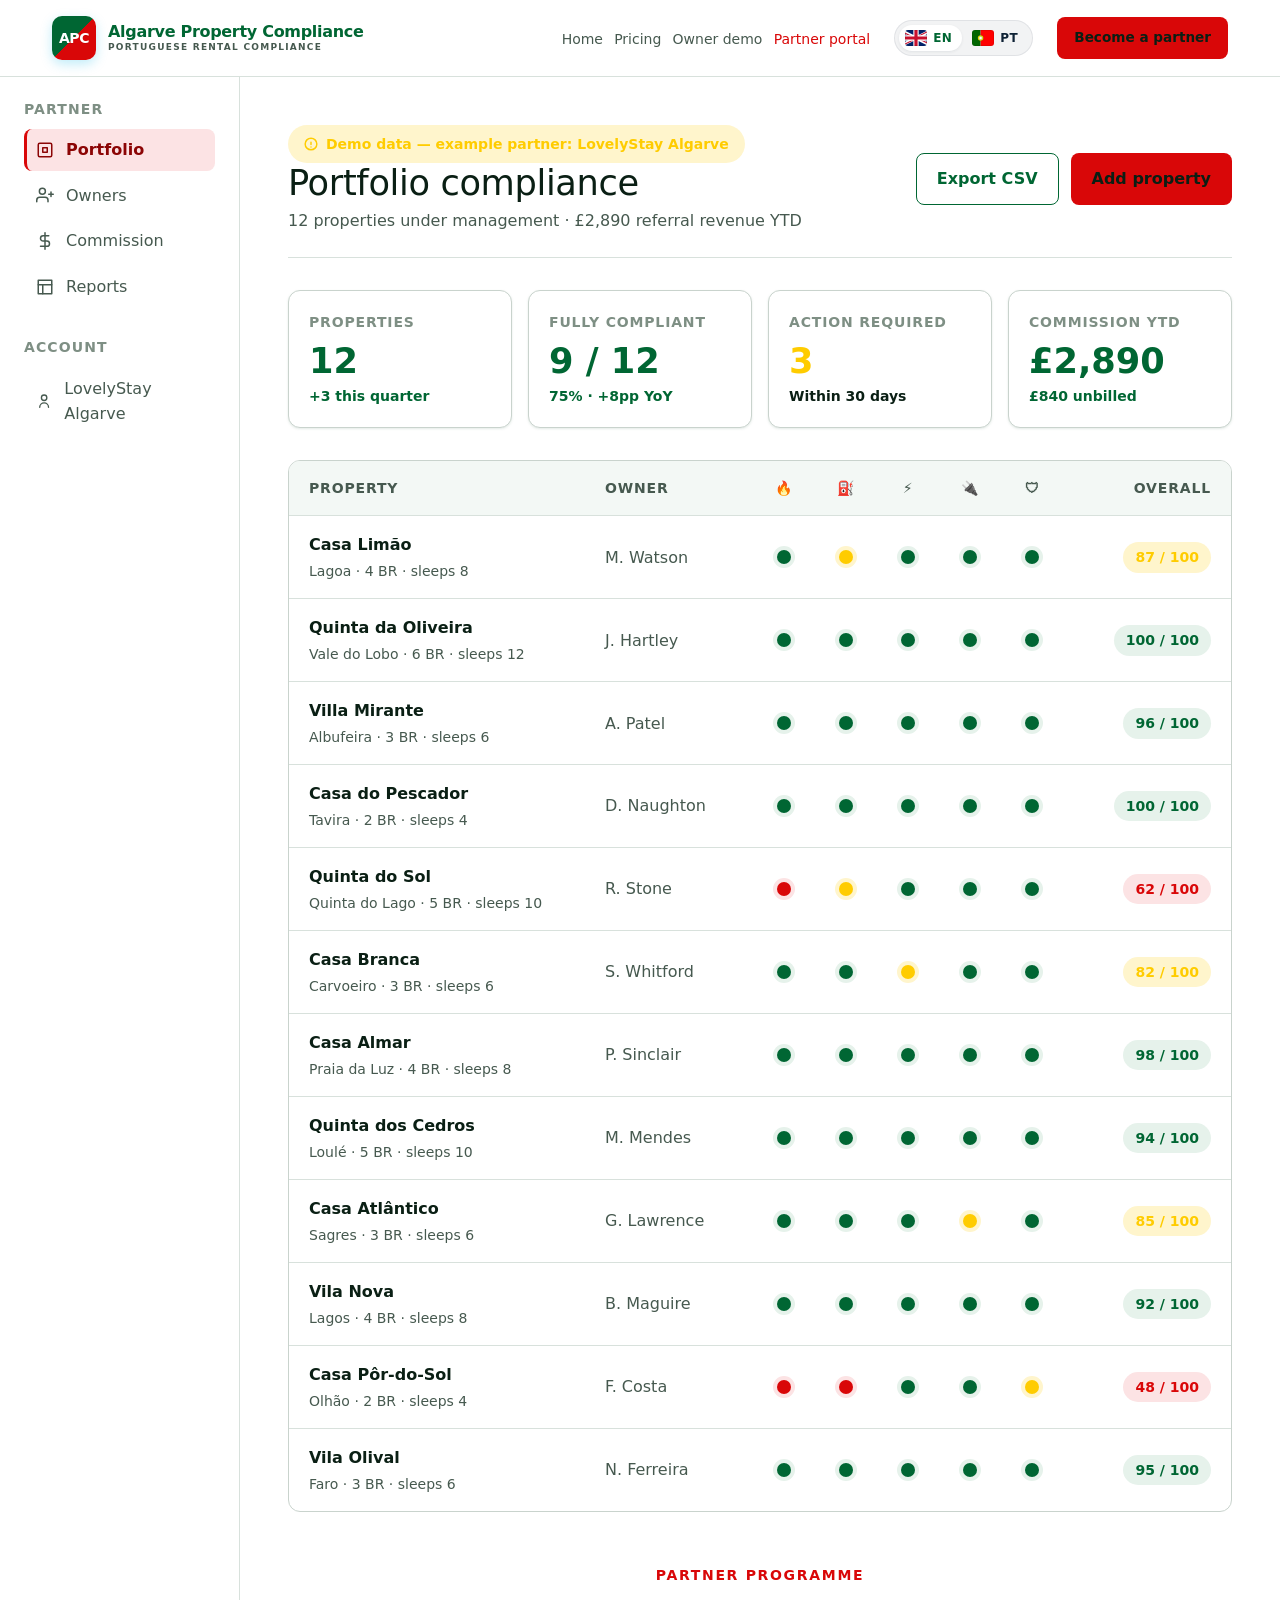
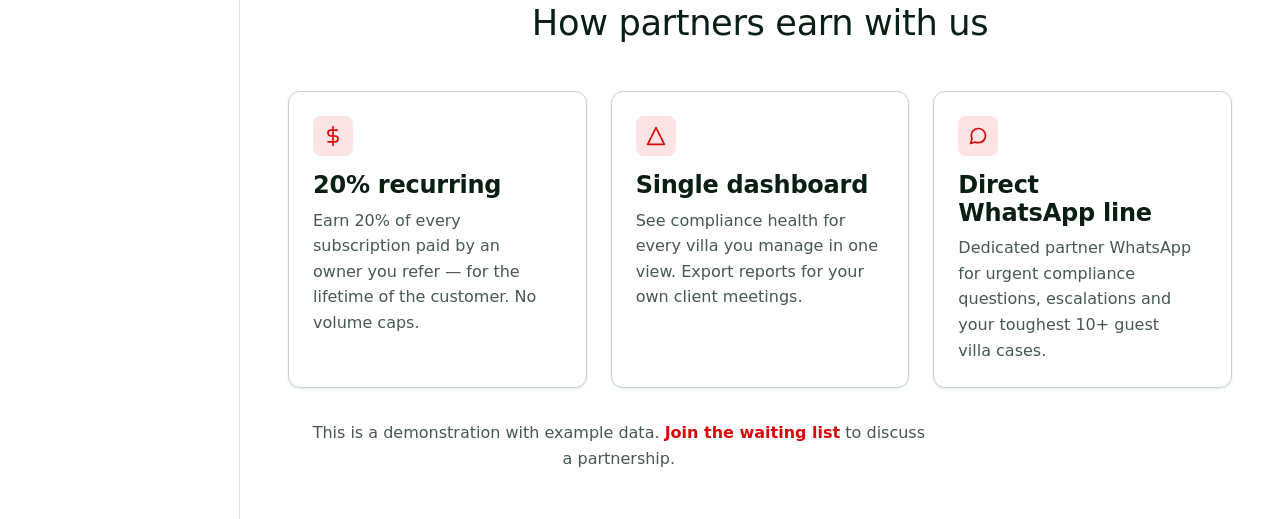
<file: partner-portal.html>
<!doctype html>
<html lang="en">
  <head>
    <meta charset="UTF-8" />
    <meta name="viewport" content="width=device-width, initial-scale=1.0" />
    <title>Partner Portal Demo — Algarve Property Compliance</title>
    <meta
      name="description"
      content="Live demo of the Algarve Property Compliance partner portal — multi-property compliance health dashboard for property managers and agents."
    />
    <meta name="theme-color" content="#006633" />
    <link rel="preconnect" href="https://fonts.googleapis.com" />
    <link rel="preconnect" href="https://fonts.gstatic.com" crossorigin />
    <link
      href="https://api.fontshare.com/v2/css?f[]=boska@500,600,700&f[]=switzer@400,500,600,700&display=swap"
      rel="stylesheet"
    />
    <link
      href="https://fonts.googleapis.com/css2?family=Caveat:wght@500;600;700&display=swap"
      rel="stylesheet"
    />
    <link rel="stylesheet" href="css/style.css" />
    <link rel="icon" type="image/png" href="img/favicon.png" />
    <link rel="apple-touch-icon" href="img/fb-profile.png" />
  </head>
  <body>
    <header class="header">
      <div class="header__inner">
        <a href="index.html" class="logo logo--c" aria-label="Algarve Property Compliance home">
          <span class="logo__mark" aria-hidden="true"><span>APC</span></span>
          <span class="logo__name">
            <span class="logo__top">Algarve Property Compliance</span>
            <span class="logo__sub">Portuguese Rental Compliance</span>
          </span>
        </a>
        <nav class="nav">
          <ul class="nav__links">
            <li><a href="index.html">Home</a></li>
            <li><a href="index.html#pricing">Pricing</a></li>
            <li><a href="owner-dashboard.html">Owner demo</a></li>
            <li><a href="partner-portal.html" style="color: var(--color-accent);">Partner portal</a></li>
          </ul>
          <div class="lang-switch" role="group" aria-label="Language">
            <a href="partner-portal.html" class="lang-switch__btn is-active" aria-current="true" lang="en" title="English">
              <span class="flag flag--gb" aria-hidden="true"></span>
              <span class="lang-switch__label">EN</span>
            </a>
            <a href="index-pt.html" class="lang-switch__btn" lang="pt" title="Português">
              <span class="flag flag--pt" aria-hidden="true"></span>
              <span class="lang-switch__label">PT</span>
            </a>
          </div>
          <a href="index.html#waitlist" class="btn btn--accent">Become a partner</a>
        </nav>
      </div>
    </header>

    <main>
      <div class="dash">
        <aside class="dash__sidebar">
          <h3>Partner</h3>
          <ul class="dash__menu">
            <li>
              <a href="#" class="is-active">
                <svg width="18" height="18" viewBox="0 0 24 24" fill="none" stroke="currentColor" stroke-width="2" stroke-linecap="round" stroke-linejoin="round"><rect x="3" y="3" width="18" height="18" rx="2"/><path d="M9 9h6v6H9z"/></svg>
                Portfolio
              </a>
            </li>
            <li>
              <a href="#">
                <svg width="18" height="18" viewBox="0 0 24 24" fill="none" stroke="currentColor" stroke-width="2" stroke-linecap="round" stroke-linejoin="round"><path d="M16 21v-2a4 4 0 0 0-4-4H5a4 4 0 0 0-4 4v2"/><circle cx="8.5" cy="7" r="4"/><path d="M20 8v6M23 11h-6"/></svg>
                Owners
              </a>
            </li>
            <li>
              <a href="#">
                <svg width="18" height="18" viewBox="0 0 24 24" fill="none" stroke="currentColor" stroke-width="2" stroke-linecap="round" stroke-linejoin="round"><line x1="12" y1="1" x2="12" y2="23"/><path d="M17 5H9.5a3.5 3.5 0 0 0 0 7h5a3.5 3.5 0 0 1 0 7H6"/></svg>
                Commission
              </a>
            </li>
            <li>
              <a href="#">
                <svg width="18" height="18" viewBox="0 0 24 24" fill="none" stroke="currentColor" stroke-width="2" stroke-linecap="round" stroke-linejoin="round"><path d="M3 3h18v18H3z"/><path d="M3 9h18M9 21V9"/></svg>
                Reports
              </a>
            </li>
          </ul>
          <h3>Account</h3>
          <ul class="dash__menu">
            <li>
              <a href="#">
                <svg width="18" height="18" viewBox="0 0 24 24" fill="none" stroke="currentColor" stroke-width="2" stroke-linecap="round" stroke-linejoin="round"><circle cx="12" cy="7" r="4"/><path d="M5.5 21a6.5 6.5 0 0 1 13 0"/></svg>
                LovelyStay Algarve
              </a>
            </li>
          </ul>
        </aside>

        <div class="dash__main">
          <div class="dash__header">
            <div>
              <span class="dash__demo-banner">
                <svg width="14" height="14" viewBox="0 0 24 24" fill="none" stroke="currentColor" stroke-width="2.5" stroke-linecap="round" stroke-linejoin="round"><path d="M12 9v4M12 17h.01"/><circle cx="12" cy="12" r="10"/></svg>
                Demo data — example partner: LovelyStay Algarve
              </span>
              <h1 class="dash__title">Portfolio compliance</h1>
              <p class="dash__subtitle">12 properties under management &middot; £2,890 referral revenue YTD</p>
            </div>
            <div style="display:flex; align-items:center; gap: var(--space-3);">
              <a href="#" class="btn btn--ghost">Export CSV</a>
              <a href="#" class="btn btn--accent">Add property</a>
            </div>
          </div>

          <!-- KPI row -->
          <div class="kpi-row">
            <div class="kpi">
              <div class="kpi__label">Properties</div>
              <div class="kpi__value">12</div>
              <div class="kpi__delta kpi__delta--up">+3 this quarter</div>
            </div>
            <div class="kpi">
              <div class="kpi__label">Fully compliant</div>
              <div class="kpi__value" style="color: var(--color-success);">9 / 12</div>
              <div class="kpi__delta kpi__delta--up">75% &middot; +8pp YoY</div>
            </div>
            <div class="kpi">
              <div class="kpi__label">Action required</div>
              <div class="kpi__value" style="color: var(--color-warning);">3</div>
              <div class="kpi__delta">Within 30 days</div>
            </div>
            <div class="kpi">
              <div class="kpi__label">Commission YTD</div>
              <div class="kpi__value">£2,890</div>
              <div class="kpi__delta kpi__delta--up">£840 unbilled</div>
            </div>
          </div>

          <!-- Property table -->
          <div class="property-table">
            <div class="property-row property-row--head">
              <div>Property</div>
              <div>Owner</div>
              <div class="property-row__cell" title="Fire">🔥</div>
              <div class="property-row__cell" title="Gas">⛽</div>
              <div class="property-row__cell" title="EPC">⚡</div>
              <div class="property-row__cell" title="CERTIEL">🔌</div>
              <div class="property-row__cell" title="Insurance">🛡</div>
              <div class="property-row__overall">Overall</div>
            </div>

            <div class="property-row">
              <div class="property-row__name">
                Casa Limão
                <small>Lagoa &middot; 4 BR &middot; sleeps 8</small>
              </div>
              <div class="property-row__owner">M. Watson</div>
              <div class="property-row__cell"><span class="status-light status-light--green"></span></div>
              <div class="property-row__cell"><span class="status-light status-light--amber"></span></div>
              <div class="property-row__cell"><span class="status-light status-light--green"></span></div>
              <div class="property-row__cell"><span class="status-light status-light--green"></span></div>
              <div class="property-row__cell"><span class="status-light status-light--green"></span></div>
              <div class="property-row__overall"><span class="overall-badge overall-badge--warn">87 / 100</span></div>
            </div>

            <div class="property-row">
              <div class="property-row__name">
                Quinta da Oliveira
                <small>Vale do Lobo &middot; 6 BR &middot; sleeps 12</small>
              </div>
              <div class="property-row__owner">J. Hartley</div>
              <div class="property-row__cell"><span class="status-light status-light--green"></span></div>
              <div class="property-row__cell"><span class="status-light status-light--green"></span></div>
              <div class="property-row__cell"><span class="status-light status-light--green"></span></div>
              <div class="property-row__cell"><span class="status-light status-light--green"></span></div>
              <div class="property-row__cell"><span class="status-light status-light--green"></span></div>
              <div class="property-row__overall"><span class="overall-badge overall-badge--good">100 / 100</span></div>
            </div>

            <div class="property-row">
              <div class="property-row__name">
                Villa Mirante
                <small>Albufeira &middot; 3 BR &middot; sleeps 6</small>
              </div>
              <div class="property-row__owner">A. Patel</div>
              <div class="property-row__cell"><span class="status-light status-light--green"></span></div>
              <div class="property-row__cell"><span class="status-light status-light--green"></span></div>
              <div class="property-row__cell"><span class="status-light status-light--green"></span></div>
              <div class="property-row__cell"><span class="status-light status-light--green"></span></div>
              <div class="property-row__cell"><span class="status-light status-light--green"></span></div>
              <div class="property-row__overall"><span class="overall-badge overall-badge--good">96 / 100</span></div>
            </div>

            <div class="property-row">
              <div class="property-row__name">
                Casa do Pescador
                <small>Tavira &middot; 2 BR &middot; sleeps 4</small>
              </div>
              <div class="property-row__owner">D. Naughton</div>
              <div class="property-row__cell"><span class="status-light status-light--green"></span></div>
              <div class="property-row__cell"><span class="status-light status-light--green"></span></div>
              <div class="property-row__cell"><span class="status-light status-light--green"></span></div>
              <div class="property-row__cell"><span class="status-light status-light--green"></span></div>
              <div class="property-row__cell"><span class="status-light status-light--green"></span></div>
              <div class="property-row__overall"><span class="overall-badge overall-badge--good">100 / 100</span></div>
            </div>

            <div class="property-row">
              <div class="property-row__name">
                Quinta do Sol
                <small>Quinta do Lago &middot; 5 BR &middot; sleeps 10</small>
              </div>
              <div class="property-row__owner">R. Stone</div>
              <div class="property-row__cell"><span class="status-light status-light--red"></span></div>
              <div class="property-row__cell"><span class="status-light status-light--amber"></span></div>
              <div class="property-row__cell"><span class="status-light status-light--green"></span></div>
              <div class="property-row__cell"><span class="status-light status-light--green"></span></div>
              <div class="property-row__cell"><span class="status-light status-light--green"></span></div>
              <div class="property-row__overall"><span class="overall-badge overall-badge--bad">62 / 100</span></div>
            </div>

            <div class="property-row">
              <div class="property-row__name">
                Casa Branca
                <small>Carvoeiro &middot; 3 BR &middot; sleeps 6</small>
              </div>
              <div class="property-row__owner">S. Whitford</div>
              <div class="property-row__cell"><span class="status-light status-light--green"></span></div>
              <div class="property-row__cell"><span class="status-light status-light--green"></span></div>
              <div class="property-row__cell"><span class="status-light status-light--amber"></span></div>
              <div class="property-row__cell"><span class="status-light status-light--green"></span></div>
              <div class="property-row__cell"><span class="status-light status-light--green"></span></div>
              <div class="property-row__overall"><span class="overall-badge overall-badge--warn">82 / 100</span></div>
            </div>

            <div class="property-row">
              <div class="property-row__name">
                Casa Almar
                <small>Praia da Luz &middot; 4 BR &middot; sleeps 8</small>
              </div>
              <div class="property-row__owner">P. Sinclair</div>
              <div class="property-row__cell"><span class="status-light status-light--green"></span></div>
              <div class="property-row__cell"><span class="status-light status-light--green"></span></div>
              <div class="property-row__cell"><span class="status-light status-light--green"></span></div>
              <div class="property-row__cell"><span class="status-light status-light--green"></span></div>
              <div class="property-row__cell"><span class="status-light status-light--green"></span></div>
              <div class="property-row__overall"><span class="overall-badge overall-badge--good">98 / 100</span></div>
            </div>

            <div class="property-row">
              <div class="property-row__name">
                Quinta dos Cedros
                <small>Loulé &middot; 5 BR &middot; sleeps 10</small>
              </div>
              <div class="property-row__owner">M. Mendes</div>
              <div class="property-row__cell"><span class="status-light status-light--green"></span></div>
              <div class="property-row__cell"><span class="status-light status-light--green"></span></div>
              <div class="property-row__cell"><span class="status-light status-light--green"></span></div>
              <div class="property-row__cell"><span class="status-light status-light--green"></span></div>
              <div class="property-row__cell"><span class="status-light status-light--green"></span></div>
              <div class="property-row__overall"><span class="overall-badge overall-badge--good">94 / 100</span></div>
            </div>

            <div class="property-row">
              <div class="property-row__name">
                Casa Atlântico
                <small>Sagres &middot; 3 BR &middot; sleeps 6</small>
              </div>
              <div class="property-row__owner">G. Lawrence</div>
              <div class="property-row__cell"><span class="status-light status-light--green"></span></div>
              <div class="property-row__cell"><span class="status-light status-light--green"></span></div>
              <div class="property-row__cell"><span class="status-light status-light--green"></span></div>
              <div class="property-row__cell"><span class="status-light status-light--amber"></span></div>
              <div class="property-row__cell"><span class="status-light status-light--green"></span></div>
              <div class="property-row__overall"><span class="overall-badge overall-badge--warn">85 / 100</span></div>
            </div>

            <div class="property-row">
              <div class="property-row__name">
                Vila Nova
                <small>Lagos &middot; 4 BR &middot; sleeps 8</small>
              </div>
              <div class="property-row__owner">B. Maguire</div>
              <div class="property-row__cell"><span class="status-light status-light--green"></span></div>
              <div class="property-row__cell"><span class="status-light status-light--green"></span></div>
              <div class="property-row__cell"><span class="status-light status-light--green"></span></div>
              <div class="property-row__cell"><span class="status-light status-light--green"></span></div>
              <div class="property-row__cell"><span class="status-light status-light--green"></span></div>
              <div class="property-row__overall"><span class="overall-badge overall-badge--good">92 / 100</span></div>
            </div>

            <div class="property-row">
              <div class="property-row__name">
                Casa Pôr-do-Sol
                <small>Olhão &middot; 2 BR &middot; sleeps 4</small>
              </div>
              <div class="property-row__owner">F. Costa</div>
              <div class="property-row__cell"><span class="status-light status-light--red"></span></div>
              <div class="property-row__cell"><span class="status-light status-light--red"></span></div>
              <div class="property-row__cell"><span class="status-light status-light--green"></span></div>
              <div class="property-row__cell"><span class="status-light status-light--green"></span></div>
              <div class="property-row__cell"><span class="status-light status-light--amber"></span></div>
              <div class="property-row__overall"><span class="overall-badge overall-badge--bad">48 / 100</span></div>
            </div>

            <div class="property-row">
              <div class="property-row__name">
                Vila Olival
                <small>Faro &middot; 3 BR &middot; sleeps 6</small>
              </div>
              <div class="property-row__owner">N. Ferreira</div>
              <div class="property-row__cell"><span class="status-light status-light--green"></span></div>
              <div class="property-row__cell"><span class="status-light status-light--green"></span></div>
              <div class="property-row__cell"><span class="status-light status-light--green"></span></div>
              <div class="property-row__cell"><span class="status-light status-light--green"></span></div>
              <div class="property-row__cell"><span class="status-light status-light--green"></span></div>
              <div class="property-row__overall"><span class="overall-badge overall-badge--good">95 / 100</span></div>
            </div>
          </div>

          <!-- Partner perks -->
          <div style="margin-top: var(--space-12);">
            <div class="section-header">
              <span class="section-header__eyebrow">Partner programme</span>
              <h2 class="section-header__title">How partners earn with us</h2>
            </div>

            <div class="feature-grid">
              <div class="feature-card">
                <div class="feature-card__icon" aria-hidden="true">
                  <svg width="20" height="20" viewBox="0 0 24 24" fill="none" stroke="currentColor" stroke-width="2" stroke-linecap="round" stroke-linejoin="round"><line x1="12" y1="1" x2="12" y2="23"/><path d="M17 5H9.5a3.5 3.5 0 0 0 0 7h5a3.5 3.5 0 0 1 0 7H6"/></svg>
                </div>
                <h3 class="feature-card__title">20% recurring</h3>
                <p class="feature-card__body">
                  Earn 20% of every subscription paid by an owner you refer &mdash; for the lifetime
                  of the customer. No volume caps.
                </p>
              </div>
              <div class="feature-card">
                <div class="feature-card__icon" aria-hidden="true">
                  <svg width="20" height="20" viewBox="0 0 24 24" fill="none" stroke="currentColor" stroke-width="2" stroke-linecap="round" stroke-linejoin="round"><path d="M12 2 2 22h20z"/></svg>
                </div>
                <h3 class="feature-card__title">Single dashboard</h3>
                <p class="feature-card__body">
                  See compliance health for every villa you manage in one view. Export reports for
                  your own client meetings.
                </p>
              </div>
              <div class="feature-card">
                <div class="feature-card__icon" aria-hidden="true">
                  <svg width="20" height="20" viewBox="0 0 24 24" fill="none" stroke="currentColor" stroke-width="2" stroke-linecap="round" stroke-linejoin="round"><path d="M21 11.5a8.38 8.38 0 0 1-.9 3.8 8.5 8.5 0 0 1-7.6 4.7 8.38 8.38 0 0 1-3.8-.9L3 21l1.9-5.7a8.38 8.38 0 0 1-.9-3.8 8.5 8.5 0 0 1 4.7-7.6 8.38 8.38 0 0 1 3.8-.9h.5a8.48 8.48 0 0 1 8 8v.5z"/></svg>
                </div>
                <h3 class="feature-card__title">Direct WhatsApp line</h3>
                <p class="feature-card__body">
                  Dedicated partner WhatsApp for urgent compliance questions, escalations and your
                  toughest 10+ guest villa cases.
                </p>
              </div>
            </div>
          </div>

          <p style="margin-top: var(--space-8); font-size: var(--text-sm); color: var(--color-text-muted); text-align: center;">
            This is a demonstration with example data. <a href="index.html#waitlist" style="color: var(--color-accent); font-weight: 600;">Join the waiting list</a> to discuss a partnership.
          </p>
        </div>
      </div>
    </main>

    <script src="js/main.js" defer></script>
  </body>
</html>
</file>
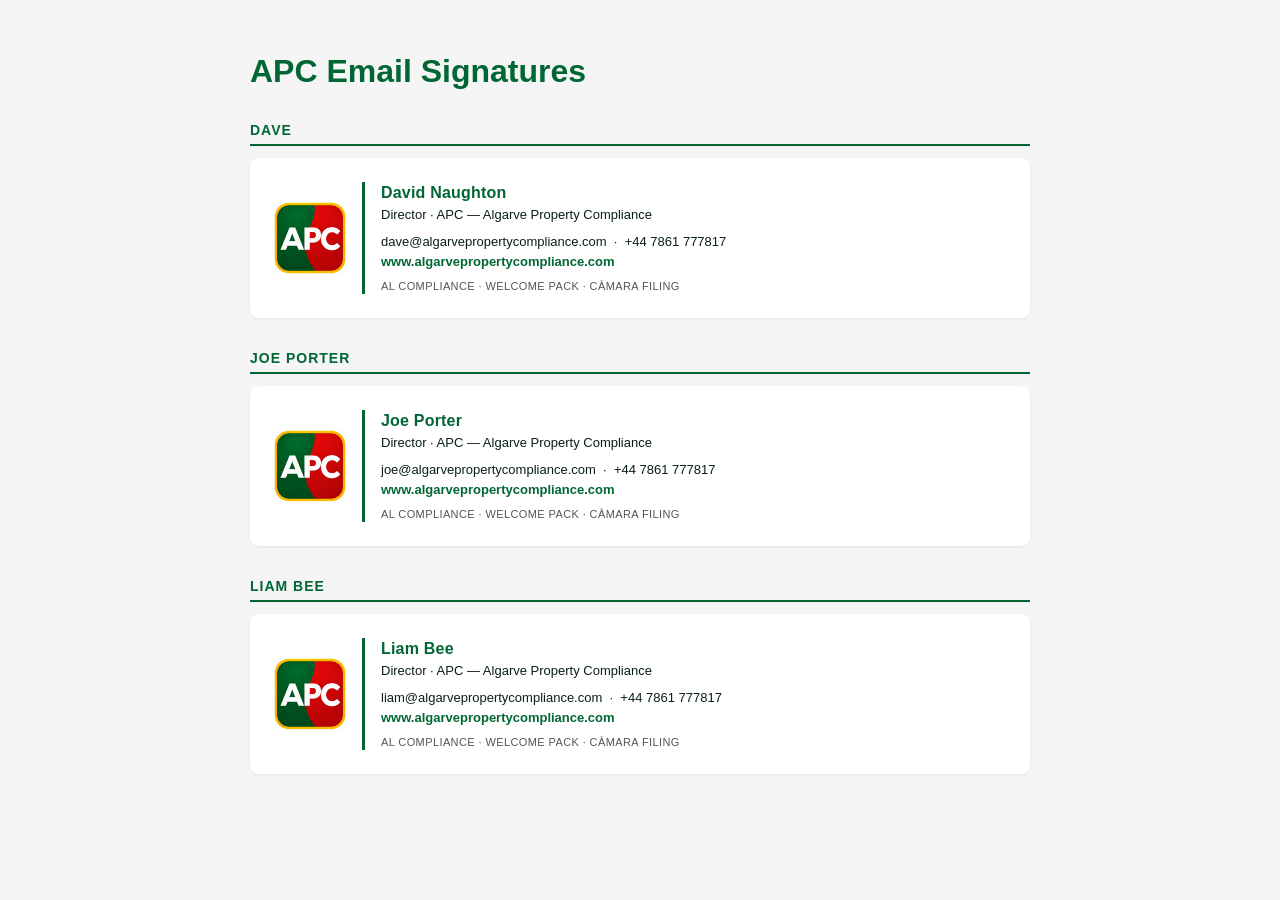
<file: signature-preview-all.html>
<!DOCTYPE html>
<html><head><meta charset="utf-8"><title>APC Signatures — Dave, Joe, Liam</title>
<style>
body{font-family:Arial,sans-serif;background:#f5f5f5;padding:32px;max-width:780px;margin:0 auto}
h1{color:#006633;font-family:Arial}
h2{color:#006633;font-family:Arial;border-bottom:2px solid #006633;padding-bottom:6px;margin-top:32px;font-size:14px;text-transform:uppercase;letter-spacing:1px}
.box{background:white;padding:24px;border-radius:8px;box-shadow:0 1px 3px rgba(0,0,0,.08);margin-bottom:16px}
.note{font-size:12px;color:#888;margin-top:-8px;margin-bottom:16px}
</style></head><body>

<h1>APC Email Signatures</h1>

<h2>Dave</h2>
<div class="box">
<table cellpadding="0" cellspacing="0" border="0" style="font-family: Arial, Helvetica, sans-serif; color: #0A1F14; font-size: 14px; line-height: 1.4;">
  <tr>
    <td style="padding-right: 16px; vertical-align: middle; border-right: 3px solid #006633;">
      <img src="https://daven1998.github.io/apc-preview/img/apc-logo.png" alt="APC" width="72" height="72" style="display: block; border: 0;">
    </td>
    <td style="padding-left: 16px; vertical-align: middle;">
      <div style="font-size: 16px; font-weight: 700; color: #006633; letter-spacing: 0.2px;">David Naughton</div>
      <div style="font-size: 13px; color: #0A1F14; margin-top: 2px;">Director &middot; APC &mdash; Algarve Property Compliance</div>
      <div style="font-size: 13px; margin-top: 8px;">
        <a href="mailto:dave@algarvepropertycompliance.com" style="color: #0A1F14; text-decoration: none;">dave@algarvepropertycompliance.com</a>
        &nbsp;&middot;&nbsp;
        <a href="tel:+447861777817" style="color: #0A1F14; text-decoration: none;">+44 7861 777817</a>
      </div>
      <div style="font-size: 13px; margin-top: 2px;">
        <a href="https://www.algarvepropertycompliance.com" style="color: #006633; text-decoration: none; font-weight: 600;">www.algarvepropertycompliance.com</a>
      </div>
      <div style="font-size: 11px; color: #555; margin-top: 8px; letter-spacing: 0.4px; text-transform: uppercase;">
        AL Compliance &middot; Welcome Pack &middot; C&acirc;mara Filing
      </div>
    </td>
  </tr>
</table>
</div>

<h2>Joe Porter</h2>
<div class="box">
<table cellpadding="0" cellspacing="0" border="0" style="font-family: Arial, Helvetica, sans-serif; color: #0A1F14; font-size: 14px; line-height: 1.4;">
  <tr>
    <td style="padding-right: 16px; vertical-align: middle; border-right: 3px solid #006633;">
      <img src="https://daven1998.github.io/apc-preview/img/apc-logo.png" alt="APC" width="72" height="72" style="display: block; border: 0;">
    </td>
    <td style="padding-left: 16px; vertical-align: middle;">
      <div style="font-size: 16px; font-weight: 700; color: #006633; letter-spacing: 0.2px;">Joe Porter</div>
      <div style="font-size: 13px; color: #0A1F14; margin-top: 2px;">Director &middot; APC &mdash; Algarve Property Compliance</div>
      <div style="font-size: 13px; margin-top: 8px;">
        <a href="mailto:joe@algarvepropertycompliance.com" style="color: #0A1F14; text-decoration: none;">joe@algarvepropertycompliance.com</a>
        &nbsp;&middot;&nbsp;
        <a href="tel:+447861777817" style="color: #0A1F14; text-decoration: none;">+44 7861 777817</a>
      </div>
      <div style="font-size: 13px; margin-top: 2px;">
        <a href="https://www.algarvepropertycompliance.com" style="color: #006633; text-decoration: none; font-weight: 600;">www.algarvepropertycompliance.com</a>
      </div>
      <div style="font-size: 11px; color: #555; margin-top: 8px; letter-spacing: 0.4px; text-transform: uppercase;">
        AL Compliance &middot; Welcome Pack &middot; C&acirc;mara Filing
      </div>
    </td>
  </tr>
</table>
</div>

<h2>Liam Bee</h2>
<div class="box">
<table cellpadding="0" cellspacing="0" border="0" style="font-family: Arial, Helvetica, sans-serif; color: #0A1F14; font-size: 14px; line-height: 1.4;">
  <tr>
    <td style="padding-right: 16px; vertical-align: middle; border-right: 3px solid #006633;">
      <img src="https://daven1998.github.io/apc-preview/img/apc-logo.png" alt="APC" width="72" height="72" style="display: block; border: 0;">
    </td>
    <td style="padding-left: 16px; vertical-align: middle;">
      <div style="font-size: 16px; font-weight: 700; color: #006633; letter-spacing: 0.2px;">Liam Bee</div>
      <div style="font-size: 13px; color: #0A1F14; margin-top: 2px;">Director &middot; APC &mdash; Algarve Property Compliance</div>
      <div style="font-size: 13px; margin-top: 8px;">
        <a href="mailto:liam@algarvepropertycompliance.com" style="color: #0A1F14; text-decoration: none;">liam@algarvepropertycompliance.com</a>
        &nbsp;&middot;&nbsp;
        <a href="tel:+447861777817" style="color: #0A1F14; text-decoration: none;">+44 7861 777817</a>
      </div>
      <div style="font-size: 13px; margin-top: 2px;">
        <a href="https://www.algarvepropertycompliance.com" style="color: #006633; text-decoration: none; font-weight: 600;">www.algarvepropertycompliance.com</a>
      </div>
      <div style="font-size: 11px; color: #555; margin-top: 8px; letter-spacing: 0.4px; text-transform: uppercase;">
        AL Compliance &middot; Welcome Pack &middot; C&acirc;mara Filing
      </div>
    </td>
  </tr>
</table>
</div>

</body></html>
</file>
<file: css/style.css>
/* ============================================
   ALGARVE AL COMPLIANCE — Design System
   Concept: Vibrant Cyan + Lime — Algarve-Staff inspired
   Palette: Cyan primary, lime accent, white surfaces
   ============================================ */

:root {
  /* Type scale */
  --text-xs: clamp(0.75rem, 0.7rem + 0.25vw, 0.875rem);
  --text-sm: clamp(0.875rem, 0.8rem + 0.35vw, 1rem);
  --text-base: clamp(1rem, 0.95rem + 0.25vw, 1.125rem);
  --text-lg: clamp(1.125rem, 1rem + 0.75vw, 1.5rem);
  --text-xl: clamp(1.5rem, 1.2rem + 1.25vw, 2.25rem);
  --text-2xl: clamp(2rem, 1.2rem + 2.5vw, 3.5rem);
  --text-3xl: clamp(2.5rem, 1rem + 4vw, 5rem);
  --text-hero: clamp(3rem, 0.5rem + 7vw, 6.5rem);

  /* Spacing */
  --space-1: 0.25rem;
  --space-2: 0.5rem;
  --space-3: 0.75rem;
  --space-4: 1rem;
  --space-5: 1.25rem;
  --space-6: 1.5rem;
  --space-8: 2rem;
  --space-10: 2.5rem;
  --space-12: 3rem;
  --space-16: 4rem;
  --space-20: 5rem;
  --space-24: 6rem;
  --space-32: 8rem;

  /* Radius */
  --radius-sm: 0.375rem;
  --radius-md: 0.5rem;
  --radius-lg: 0.75rem;
  --radius-xl: 1rem;
  --radius-full: 9999px;

  /* Transitions */
  --transition-interactive: 180ms cubic-bezier(0.16, 1, 0.3, 1);

  /* Content widths */
  --content-narrow: 640px;
  --content-default: 1040px;
  --content-wide: 1240px;

  /* Fonts */
  --font-display: 'General Sans', 'Inter', system-ui, -apple-system, sans-serif;
  --font-body: 'General Sans', 'Inter', system-ui, -apple-system, sans-serif;
  --font-script: 'Caveat', cursive;
}

/* LIGHT THEME (default) */
:root,
[data-theme='light'] {
  --color-bg: #ffffff;
  --color-surface: #ffffff;
  --color-surface-2: #F3F8F5;
  --color-surface-offset: #F3F8F5;
  --color-surface-offset-2: #F6F9F2;
  --color-divider: #D8E1DC;
  --color-border: #C9D3CD;

  --color-text: #0A1F14;
  --color-text-muted: #46594F;
  --color-text-faint: #7E8F84;
  --color-text-inverse: #ffffff;

  /* Primary — Cyan */
  --color-primary: #006633;
  --color-primary-hover: #00552B;
  --color-primary-active: #004421;
  --color-primary-highlight: #E6F2EB;

  /* Accent — Lime */
  --color-accent: #D90708;
  --color-accent-hover: #B30607;
  --color-accent-active: #8C0505;
  --color-accent-highlight: #FCE3E4;

  /* Status colors */
  --color-success: #006633;
  --color-success-bg: #E6F2EB;
  --color-warning: #FFCC00;
  --color-warning-bg: #FFF5CC;
  --color-error: #D90708;
  --color-error-bg: #FCE3E4;
  --color-info: #006633;
  --color-info-bg: #E6F2EB;

  --shadow-sm: 0 1px 3px rgba(0, 102, 51, 0.08), 0 1px 2px rgba(10, 31, 20, 0.04);
  --shadow-md: 0 1px 3px rgba(0, 102, 51, 0.08), 0 4px 12px rgba(10, 31, 20, 0.04);
  --shadow-lg: 0 4px 8px rgba(0, 102, 51, 0.10), 0 12px 32px rgba(10, 31, 20, 0.08);
}

/* DARK THEME */
[data-theme='dark'] {
  --color-bg: #06120A;
  --color-surface: #0A1F14;
  --color-surface-2: #0E1F14;
  --color-surface-offset: #0A1810;
  --color-surface-offset-2: #0E1F14;
  --color-divider: #1A2D22;
  --color-border: #26392E;

  --color-text: #EAF3ED;
  --color-text-muted: #8FA797;
  --color-text-faint: #506157;
  --color-text-inverse: #0A1F14;

  --color-primary: #1A9956;
  --color-primary-hover: #006633;
  --color-primary-active: #00552B;
  --color-primary-highlight: #0E1F14;

  --color-accent: #E83435;
  --color-accent-hover: #D90708;
  --color-accent-active: #B30607;
  --color-accent-highlight: #0F1F14;

  --color-success: #1A9956;
  --color-success-bg: #0F1F14;
  --color-warning: #FFCC00;
  --color-warning-bg: #332600;
  --color-error: #E84A4B;
  --color-error-bg: #2A0808;
  --color-info: #1A9956;
  --color-info-bg: #0E1F14;

  --shadow-sm: 0 1px 2px rgba(0, 0, 0, 0.4);
  --shadow-md: 0 4px 12px rgba(0, 0, 0, 0.5);
  --shadow-lg: 0 12px 32px rgba(0, 0, 0, 0.6);
}

@media (prefers-color-scheme: dark) {
  :root:not([data-theme]) {
    --color-bg: #06120A;
    --color-surface: #0A1F14;
    --color-surface-2: #0E1F14;
    --color-surface-offset: #0A1810;
    --color-surface-offset-2: #0E1F14;
    --color-divider: #1A2D22;
    --color-border: #26392E;
    --color-text: #EAF3ED;
    --color-text-muted: #8FA797;
    --color-text-faint: #506157;
    --color-text-inverse: #0A1F14;
    --color-primary: #1A9956;
    --color-primary-hover: #006633;
    --color-primary-active: #00552B;
    --color-primary-highlight: #0E1F14;
    --color-accent: #E83435;
    --color-accent-hover: #D90708;
    --color-accent-active: #B30607;
    --color-accent-highlight: #0F1F14;
    --color-success: #1A9956;
    --color-success-bg: #0F1F14;
    --color-warning: #FFCC00;
    --color-warning-bg: #332600;
    --color-error: #E84A4B;
    --color-error-bg: #2A0808;
    --color-info: #1A9956;
    --color-info-bg: #0E1F14;
  }
}

/* ============================================
   BASE
   ============================================ */
*,
*::before,
*::after {
  box-sizing: border-box;
  margin: 0;
  padding: 0;
}

html {
  -webkit-text-size-adjust: none;
  text-size-adjust: none;
  -webkit-font-smoothing: antialiased;
  -moz-osx-font-smoothing: grayscale;
  text-rendering: optimizeLegibility;
  scroll-behavior: smooth;
  scroll-padding-top: 5rem;
}

body {
  min-height: 100dvh;
  line-height: 1.6;
  font-family: var(--font-body);
  font-size: var(--text-base);
  color: var(--color-text);
  background-color: var(--color-bg);
}

img,
picture,
svg {
  display: block;
  max-width: 100%;
  height: auto;
}

input,
button,
textarea,
select {
  font: inherit;
  color: inherit;
}

h1,
h2,
h3,
h4,
h5,
h6 {
  text-wrap: balance;
  line-height: 1.15;
  font-family: var(--font-display);
  font-weight: 500;
  letter-spacing: -0.01em;
}

p {
  text-wrap: pretty;
  max-width: 65ch;
}

a {
  color: var(--color-text);
  text-decoration: none;
  transition: color var(--transition-interactive);
}

a:hover {
  color: var(--color-accent);
}

::selection {
  background: var(--color-accent-highlight);
  color: var(--color-text);
}

:focus-visible {
  outline: 2px solid var(--color-accent);
  outline-offset: 3px;
  border-radius: var(--radius-sm);
}

button {
  cursor: pointer;
  background: none;
  border: none;
  font: inherit;
  color: inherit;
}

@media (prefers-reduced-motion: reduce) {
  *,
  *::before,
  *::after {
    animation-duration: 0.01ms !important;
    transition-duration: 0.01ms !important;
    scroll-behavior: auto !important;
  }
}

/* ============================================
   LAYOUT
   ============================================ */
.container {
  width: 100%;
  max-width: var(--content-default);
  margin-inline: auto;
  padding-inline: clamp(var(--space-4), 4vw, var(--space-8));
}

.container--wide {
  max-width: var(--content-wide);
}

.container--narrow {
  max-width: var(--content-narrow);
}

section {
  padding-block: clamp(var(--space-12), 8vw, var(--space-24));
}

/* ============================================
   HEADER
   ============================================ */
.header {
  position: sticky;
  top: 0;
  z-index: 50;
  background: rgba(255, 255, 255, 0.9);
  backdrop-filter: blur(12px);
  -webkit-backdrop-filter: blur(12px);
  border-bottom: 1px solid var(--color-divider);
}

[data-theme='dark'] .header {
  background: rgba(10, 17, 30, 0.9);
}

.header__inner {
  display: flex;
  align-items: center;
  justify-content: space-between;
  padding: var(--space-4) clamp(var(--space-4), 4vw, var(--space-8));
  max-width: var(--content-wide);
  margin-inline: auto;
}

.logo {
  display: flex;
  align-items: center;
  gap: var(--space-2);
  font-family: var(--font-display);
  font-size: var(--text-lg);
  font-weight: 600;
  color: var(--color-primary);
}

.logo svg {
  flex-shrink: 0;
  color: var(--color-accent);
}

/* ===== Option C wordmark ===== */
.logo--c {
  gap: 12px;
  text-decoration: none;
}
.logo--c .logo__mark {
  width: 44px;
  height: 44px;
  border-radius: 10px;
  background:
    linear-gradient(135deg, #006633 0%, #006633 50%, #D90708 50%, #D90708 100%);
  display: grid;
  place-items: center;
  flex-shrink: 0;
  box-shadow: 0 4px 12px rgba(0, 180, 230, .25);
  position: relative;
}
.logo--c .logo__mark span {
  color: #fff;
  font-family: 'Inter', system-ui, sans-serif;
  font-weight: 800;
  font-size: 14px;
  letter-spacing: -.4px;
  text-shadow: 0 1px 0 rgba(0, 0, 0, .08);
  line-height: 1;
}
.logo--c .logo__name {
  display: flex;
  flex-direction: column;
  line-height: 1.1;
  gap: 3px;
}
.logo--c .logo__top {
  font-family: 'Inter', system-ui, sans-serif;
  font-weight: 800;
  font-size: 17px;
  color: var(--color-primary, #0E2235);
  letter-spacing: -.3px;
}
.logo--c .logo__sub {
  font-family: 'Inter', system-ui, sans-serif;
  font-weight: 600;
  font-size: 9px;
  color: var(--color-text-muted, #5b6b7e);
  text-transform: uppercase;
  letter-spacing: .14em;
}
@media (max-width: 640px) {
  .logo--c .logo__sub { display: none; }
  .logo--c .logo__top { font-size: 15px; }
  .logo--c .logo__mark { width: 38px; height: 38px; }
  .logo--c .logo__mark span { font-size: 12px; }
}
[data-theme="dark"] .logo--c .logo__top { color: #fff; }
[data-theme="dark"] .logo--c .logo__sub { color: rgba(255,255,255,.6); }

.nav {
  display: flex;
  align-items: center;
  gap: var(--space-6);
}

.nav__links {
  display: flex;
  gap: var(--space-6);
  list-style: none;
}

@media (max-width: 768px) {
  .nav__links {
    display: none;
  }
}

.nav__links a {
  font-size: var(--text-sm);
  color: var(--color-text-muted);
  font-weight: 500;
}

.nav__links a:hover {
  color: var(--color-text);
}

.theme-toggle {
  width: 2.25rem;
  height: 2.25rem;
  display: grid;
  place-items: center;
  border-radius: var(--radius-full);
  color: var(--color-text-muted);
}

.theme-toggle:hover {
  background: var(--color-surface-offset);
  color: var(--color-text);
}

/* ============================================
   BUTTONS
   ============================================ */
.btn {
  display: inline-flex;
  align-items: center;
  justify-content: center;
  gap: var(--space-2);
  padding: var(--space-3) var(--space-5);
  border-radius: var(--radius-md);
  font-size: var(--text-sm);
  font-weight: 600;
  text-decoration: none;
  transition: all var(--transition-interactive);
  border: 1px solid transparent;
  cursor: pointer;
  white-space: nowrap;
}

.btn--primary {
  background: var(--color-primary);
  color: var(--color-text-inverse);
}

.btn--primary:hover {
  background: var(--color-primary-hover);
  color: var(--color-text-inverse);
  transform: translateY(-1px);
  box-shadow: var(--shadow-md);
}

.btn--accent {
  background: var(--color-accent);
  color: #0A1F14;
}

.btn--accent:hover {
  background: var(--color-accent-hover);
  color: #0A1F14;
  transform: translateY(-1px);
  box-shadow: var(--shadow-md);
}

/* Lime CTA button (same as accent, alias for clarity) */
.btn--lime {
  background: var(--color-accent);
  color: #0A1F14;
}

.btn--lime:hover {
  background: var(--color-accent-hover);
  color: #0A1F14;
  transform: translateY(-1px);
  box-shadow: var(--shadow-md);
}

.btn--ghost {
  background: transparent;
  border-color: var(--color-primary);
  color: var(--color-primary);
}

.btn--ghost:hover {
  border-color: var(--color-primary-hover);
  color: var(--color-primary-hover);
  background: var(--color-primary-highlight);
}

.btn--lg {
  padding: var(--space-4) var(--space-6);
  font-size: var(--text-base);
}

/* ============================================
   HERO
   ============================================ */
.hero {
  position: relative;
  padding-block: clamp(var(--space-16), 12vw, var(--space-32));
  overflow: hidden;
}

.hero::before {
  content: '';
  position: absolute;
  inset: 0;
  background:
    radial-gradient(ellipse at 80% 20%, var(--color-accent-highlight) 0%, transparent 60%),
    radial-gradient(ellipse at 10% 80%, var(--color-primary-highlight) 0%, transparent 50%);
  opacity: 0.5;
  z-index: -1;
}

.hero__badge {
  display: inline-flex;
  align-items: center;
  gap: var(--space-2);
  padding: var(--space-2) var(--space-4);
  background: var(--color-surface-2);
  border: 1px solid var(--color-border);
  border-radius: var(--radius-full);
  font-size: var(--text-xs);
  font-weight: 600;
  color: var(--color-text-muted);
  margin-bottom: var(--space-6);
}

.hero__badge::before {
  content: '';
  width: 0.5rem;
  height: 0.5rem;
  border-radius: var(--radius-full);
  background: var(--color-accent);
  animation: pulse 2s infinite;
}

@keyframes pulse {
  0%,
  100% {
    opacity: 1;
    transform: scale(1);
  }
  50% {
    opacity: 0.6;
    transform: scale(1.2);
  }
}

.hero__title {
  font-size: var(--text-2xl);
  letter-spacing: -0.025em;
  font-weight: 500;
  margin-bottom: var(--space-6);
  max-width: 18ch;
}

.hero__title em {
  font-style: italic;
  color: var(--color-accent);
}

.hero__subtitle {
  font-size: var(--text-lg);
  color: var(--color-text-muted);
  margin-bottom: var(--space-8);
  max-width: 56ch;
  font-family: var(--font-body);
  font-weight: 400;
}

.hero__actions {
  display: flex;
  flex-wrap: wrap;
  gap: var(--space-3);
  margin-bottom: var(--space-12);
}

/* ============================================
   COUNTDOWN
   ============================================ */
.countdown {
  display: inline-flex;
  align-items: stretch;
  gap: 0;
  background: var(--color-surface-2);
  border: 1px solid var(--color-border);
  border-radius: var(--radius-lg);
  padding: var(--space-2);
  box-shadow: var(--shadow-sm);
  flex-wrap: wrap;
}

.countdown__label {
  display: flex;
  flex-direction: column;
  justify-content: center;
  padding: var(--space-2) var(--space-4);
  font-size: var(--text-xs);
  font-weight: 600;
  color: var(--color-text-muted);
  text-transform: uppercase;
  letter-spacing: 0.08em;
  line-height: 1.2;
  border-right: 1px solid var(--color-divider);
}

.countdown__label strong {
  display: block;
  font-size: var(--text-sm);
  color: var(--color-accent);
  font-weight: 700;
  margin-top: var(--space-1);
  text-transform: none;
  letter-spacing: 0;
}

.countdown__units {
  display: flex;
  gap: var(--space-1);
}

.countdown__unit {
  text-align: center;
  padding: var(--space-2) var(--space-3);
  min-width: 4rem;
}

.countdown__num {
  display: block;
  font-family: var(--font-body);
  font-size: var(--text-xl);
  font-weight: 600;
  line-height: 1;
  letter-spacing: 0.04em;
  font-variant-numeric: tabular-nums;
  font-feature-settings: 'tnum' 1;
  color: var(--color-primary);
}

.countdown__unit-label {
  display: block;
  font-size: 0.6875rem;
  color: var(--color-text-faint);
  text-transform: uppercase;
  letter-spacing: 0.06em;
  margin-top: var(--space-1);
}

@media (max-width: 540px) {
  .countdown__label {
    border-right: 0;
    border-bottom: 1px solid var(--color-divider);
    width: 100%;
  }
  .countdown__units {
    width: 100%;
    justify-content: space-around;
  }
}

/* ============================================
   SECTION HEADERS
   ============================================ */
.section-header {
  text-align: center;
  max-width: 56ch;
  margin: 0 auto var(--space-12);
}

.section-header__eyebrow {
  display: inline-block;
  font-size: var(--text-xs);
  font-weight: 700;
  text-transform: uppercase;
  letter-spacing: 0.12em;
  color: var(--color-accent);
  margin-bottom: var(--space-4);
}

.section-header__title {
  font-size: var(--text-xl);
  margin-bottom: var(--space-4);
}

.section-header__subtitle {
  color: var(--color-text-muted);
  font-size: var(--text-base);
  margin-inline: auto;
}

/* ============================================
   PROBLEM / FEATURE GRID
   ============================================ */
.feature-grid {
  display: grid;
  grid-template-columns: repeat(auto-fit, minmax(260px, 1fr));
  gap: var(--space-6);
}

.feature-card {
  padding: var(--space-6);
  background: var(--color-surface);
  border: 1px solid var(--color-border);
  border-radius: var(--radius-lg);
  box-shadow: var(--shadow-sm);
  transition:
    transform var(--transition-interactive),
    box-shadow var(--transition-interactive),
    border-color var(--transition-interactive);
}

.feature-card:hover {
  transform: translateY(-2px);
  box-shadow: var(--shadow-md);
  border-color: var(--color-primary);
}

.feature-card__icon {
  width: 2.5rem;
  height: 2.5rem;
  display: grid;
  place-items: center;
  background: var(--color-accent-highlight);
  color: var(--color-accent);
  border-radius: var(--radius-md);
  margin-bottom: var(--space-4);
}

.feature-card__title {
  font-size: var(--text-lg);
  margin-bottom: var(--space-2);
  font-family: var(--font-body);
  font-weight: 600;
}

.feature-card__body {
  color: var(--color-text-muted);
  font-size: var(--text-sm);
  line-height: 1.6;
}

/* ============================================
   COMPLIANCE STACK TABLE
   ============================================ */
.stack {
  background: var(--color-surface);
  border: 1px solid var(--color-border);
  border-radius: var(--radius-lg);
  overflow: hidden;
}

.stack__row {
  display: grid;
  grid-template-columns: 2fr 1fr 1fr;
  gap: var(--space-4);
  padding: var(--space-5);
  border-bottom: 1px solid var(--color-divider);
  align-items: center;
}

.stack__row:last-child {
  border-bottom: 0;
}

.stack__row--head {
  background: var(--color-surface-offset);
  font-size: var(--text-xs);
  font-weight: 700;
  text-transform: uppercase;
  letter-spacing: 0.08em;
  color: var(--color-text-muted);
}

.stack__obligation {
  font-weight: 600;
  color: var(--color-text);
}

.stack__obligation small {
  display: block;
  font-weight: 400;
  font-size: var(--text-xs);
  color: var(--color-text-muted);
  margin-top: var(--space-1);
}

.stack__cadence {
  font-size: var(--text-sm);
  color: var(--color-text-muted);
}

.stack__included {
  text-align: right;
}

.stack__check {
  display: inline-flex;
  align-items: center;
  justify-content: center;
  width: 1.5rem;
  height: 1.5rem;
  background: var(--color-success-bg);
  color: var(--color-success);
  border-radius: var(--radius-full);
}

@media (max-width: 720px) {
  .stack__row {
    grid-template-columns: 1fr auto;
  }
  .stack__cadence {
    display: none;
  }
}

/* ============================================
   PRICING
   ============================================ */
.pricing-grid {
  display: grid;
  grid-template-columns: repeat(auto-fit, minmax(280px, 1fr));
  gap: var(--space-6);
  max-width: 1100px;
  margin-inline: auto;
}

.price-card {
  position: relative;
  padding: var(--space-8);
  background: var(--color-surface);
  border: 1px solid var(--color-border);
  border-radius: var(--radius-lg);
  display: flex;
  flex-direction: column;
}

.price-card--featured {
  border-color: var(--color-accent);
  background: var(--color-surface-2);
  box-shadow: var(--shadow-md);
  transform: scale(1.03);
}

@media (max-width: 768px) {
  .price-card--featured {
    transform: none;
  }
}

.price-card__ribbon {
  position: absolute;
  top: -0.75rem;
  left: 50%;
  transform: translateX(-50%);
  background: var(--color-accent);
  color: #fff;
  padding: var(--space-1) var(--space-4);
  border-radius: var(--radius-full);
  font-size: var(--text-xs);
  font-weight: 700;
  text-transform: uppercase;
  letter-spacing: 0.08em;
}

.price-card__name {
  font-size: var(--text-lg);
  font-family: var(--font-body);
  font-weight: 600;
  color: var(--color-text);
  margin-bottom: var(--space-2);
}

.price-card__tag {
  font-size: var(--text-sm);
  color: var(--color-text-muted);
  margin-bottom: var(--space-6);
  min-height: 2.5em;
}

.price-card__price {
  display: flex;
  align-items: baseline;
  gap: var(--space-1);
  margin-bottom: var(--space-2);
}

.price-card__currency {
  font-family: var(--font-display);
  font-size: var(--text-lg);
  color: var(--color-text-muted);
  font-weight: 500;
}

.price-card__amount {
  font-family: var(--font-display);
  font-size: var(--text-2xl);
  line-height: 1;
  color: var(--color-primary);
  font-weight: 600;
}

.price-card__period {
  font-size: var(--text-sm);
  color: var(--color-text-muted);
  margin-bottom: var(--space-6);
}

.price-card__features {
  list-style: none;
  margin-bottom: var(--space-8);
  flex-grow: 1;
}

.price-card__features li {
  display: flex;
  gap: var(--space-2);
  padding-block: var(--space-2);
  font-size: var(--text-sm);
  color: var(--color-text);
  border-bottom: 1px solid var(--color-divider);
}

.price-card__features li:last-child {
  border-bottom: 0;
}

.price-card__features svg {
  flex-shrink: 0;
  color: var(--color-success);
  margin-top: 0.2em;
}

.price-card .btn {
  width: 100%;
}

/* ============================================
   WAITING LIST FORM
   ============================================ */
.waitlist {
  background: var(--color-primary);
  color: var(--color-text-inverse);
  padding: clamp(var(--space-12), 8vw, var(--space-20));
  border-radius: var(--radius-xl);
  text-align: center;
  position: relative;
  overflow: hidden;
}

.waitlist::before {
  content: '';
  position: absolute;
  inset: 0;
  background: radial-gradient(circle at 70% 30%, rgba(91, 200, 60, 0.2) 0%, transparent 50%);
  z-index: 0;
}

.waitlist > * {
  position: relative;
  z-index: 1;
}

.waitlist h2 {
  color: var(--color-text-inverse);
  font-size: var(--text-xl);
  margin-bottom: var(--space-4);
}

.waitlist p {
  color: rgba(255, 255, 255, 0.8);
  margin: 0 auto var(--space-8);
  font-size: var(--text-base);
}

.waitlist__form {
  display: flex;
  flex-wrap: wrap;
  gap: var(--space-2);
  max-width: 500px;
  margin: 0 auto;
}

.waitlist__form input {
  flex: 1 1 220px;
  min-width: 0;
  padding: var(--space-4) var(--space-5);
  border-radius: var(--radius-md);
  border: 1px solid rgba(255, 255, 255, 0.2);
  background: rgba(255, 255, 255, 0.08);
  color: #fff;
  font-size: var(--text-base);
}

.waitlist__form input::placeholder {
  color: rgba(255, 255, 255, 0.55);
}

.waitlist__form input:focus {
  background: rgba(255, 255, 255, 0.12);
  outline-color: var(--color-accent);
}

.waitlist__success {
  display: none;
  background: rgba(255, 255, 255, 0.1);
  border: 1px solid rgba(255, 255, 255, 0.2);
  padding: var(--space-6);
  border-radius: var(--radius-md);
  margin: 0 auto;
  max-width: 500px;
  color: #fff;
}

.waitlist__success.is-visible {
  display: block;
}

.waitlist__small {
  font-size: var(--text-xs);
  color: rgba(255, 255, 255, 0.55);
  margin-top: var(--space-4);
  margin-inline: auto;
}

/* ============================================
   FAQ
   ============================================ */
.faq {
  max-width: 760px;
  margin-inline: auto;
}

.faq__item {
  border-bottom: 1px solid var(--color-divider);
}

.faq__question {
  width: 100%;
  display: flex;
  justify-content: space-between;
  align-items: center;
  text-align: left;
  padding: var(--space-5) 0;
  font-size: var(--text-base);
  font-weight: 600;
  color: var(--color-text);
}

.faq__question::after {
  content: '+';
  font-size: var(--text-xl);
  color: var(--color-accent);
  font-weight: 300;
  transition: transform var(--transition-interactive);
  line-height: 1;
}

.faq__item[open] .faq__question::after {
  transform: rotate(45deg);
}

.faq__answer {
  padding-bottom: var(--space-5);
  color: var(--color-text-muted);
  font-size: var(--text-sm);
  line-height: 1.7;
  max-width: 65ch;
}

/* ============================================
   FOOTER
   ============================================ */
.footer {
  border-top: 1px solid var(--color-divider);
  padding-block: var(--space-12);
  background: var(--color-surface-offset);
  margin-top: var(--space-16);
}

.footer__inner {
  display: grid;
  grid-template-columns: 1fr;
  gap: var(--space-8);
}

@media (min-width: 768px) {
  .footer__inner {
    grid-template-columns: 2fr 1fr 1fr;
  }
}

.footer__brand {
  font-family: var(--font-display);
  font-size: var(--text-lg);
  font-weight: 600;
  color: var(--color-primary);
  margin-bottom: var(--space-2);
}

.footer__tagline {
  color: var(--color-text-muted);
  font-size: var(--text-sm);
  max-width: 38ch;
}

.footer__heading {
  font-size: var(--text-sm);
  font-weight: 700;
  text-transform: uppercase;
  letter-spacing: 0.08em;
  color: var(--color-text);
  margin-bottom: var(--space-4);
  font-family: var(--font-body);
}

.footer__list {
  list-style: none;
}

.footer__list li {
  margin-bottom: var(--space-2);
}

.footer__list a {
  color: var(--color-text-muted);
  font-size: var(--text-sm);
}

.footer__bottom {
  display: flex;
  flex-wrap: wrap;
  gap: var(--space-4);
  justify-content: space-between;
  margin-top: var(--space-12);
  padding-top: var(--space-6);
  border-top: 1px solid var(--color-divider);
  font-size: var(--text-xs);
  color: var(--color-text-faint);
}

/* ============================================
   DASHBOARD STYLES
   ============================================ */
.dash {
  display: grid;
  grid-template-columns: 240px 1fr;
  min-height: calc(100dvh - 4rem);
  gap: 0;
}

@media (max-width: 880px) {
  .dash {
    grid-template-columns: 1fr;
  }
}

.dash__sidebar {
  background: var(--color-surface);
  border-right: 1px solid var(--color-divider);
  padding: var(--space-6);
}

@media (max-width: 880px) {
  .dash__sidebar {
    display: none;
  }
}

.dash__sidebar h3 {
  font-size: var(--text-xs);
  text-transform: uppercase;
  letter-spacing: 0.08em;
  color: var(--color-text-faint);
  margin-bottom: var(--space-3);
  font-family: var(--font-body);
  font-weight: 700;
}

.dash__menu {
  list-style: none;
  margin-bottom: var(--space-8);
}

.dash__menu li {
  margin-bottom: var(--space-1);
}

.dash__menu a {
  display: flex;
  align-items: center;
  gap: var(--space-3);
  padding: var(--space-2) var(--space-3);
  border-radius: var(--radius-md);
  font-size: var(--text-sm);
  color: var(--color-text-muted);
}

.dash__menu a.is-active {
  background: var(--color-accent-highlight);
  color: var(--color-accent-active);
  font-weight: 600;
  border-left: 3px solid var(--color-accent);
  padding-left: calc(var(--space-3) - 3px);
}

.dash__menu a:hover {
  background: var(--color-primary-highlight);
  color: var(--color-primary);
}

.dash__menu a.is-active:hover {
  background: var(--color-accent-highlight);
  color: var(--color-accent-active);
}

.dash__main {
  padding: clamp(var(--space-6), 4vw, var(--space-12));
  min-width: 0;
}

.dash__header {
  display: flex;
  justify-content: space-between;
  flex-wrap: wrap;
  gap: var(--space-4);
  margin-bottom: var(--space-8);
  padding-bottom: var(--space-6);
  border-bottom: 1px solid var(--color-divider);
}

.dash__title {
  font-size: var(--text-xl);
  margin-bottom: var(--space-1);
}

.dash__subtitle {
  color: var(--color-text-muted);
  font-size: var(--text-sm);
}

.dash__demo-banner {
  display: inline-flex;
  align-items: center;
  gap: var(--space-2);
  padding: var(--space-2) var(--space-4);
  background: var(--color-warning-bg);
  color: var(--color-warning);
  border-radius: var(--radius-full);
  font-size: var(--text-xs);
  font-weight: 600;
}

.kpi-row {
  display: grid;
  grid-template-columns: repeat(auto-fit, minmax(180px, 1fr));
  gap: var(--space-4);
  margin-bottom: var(--space-8);
}

.kpi {
  background: var(--color-surface);
  border: 1px solid var(--color-border);
  border-radius: var(--radius-lg);
  padding: var(--space-5);
  box-shadow: var(--shadow-sm);
  transition:
    transform var(--transition-interactive),
    box-shadow var(--transition-interactive),
    border-color var(--transition-interactive);
}

.kpi:hover {
  transform: translateY(-1px);
  box-shadow: var(--shadow-md);
  border-color: var(--color-primary);
}

.kpi__label {
  font-size: var(--text-xs);
  font-weight: 600;
  text-transform: uppercase;
  letter-spacing: 0.06em;
  color: var(--color-text-faint);
  margin-bottom: var(--space-2);
}

.kpi__value {
  font-family: var(--font-display);
  font-size: var(--text-xl);
  color: var(--color-primary);
  font-weight: 600;
  line-height: 1.1;
  margin-bottom: var(--space-1);
}

.kpi__delta {
  font-size: var(--text-xs);
  font-weight: 600;
}

.kpi__delta--up {
  color: var(--color-success);
}

.kpi__delta--down {
  color: var(--color-error);
}

/* Compliance status traffic lights */
.status-card {
  background: var(--color-surface);
  border: 1px solid var(--color-border);
  border-radius: var(--radius-lg);
  overflow: hidden;
  box-shadow: var(--shadow-sm);
}

.status-card__head {
  display: flex;
  justify-content: space-between;
  align-items: center;
  flex-wrap: wrap;
  gap: var(--space-3);
  padding: var(--space-5) var(--space-6);
  border-bottom: 1px solid var(--color-divider);
  background: var(--color-surface-offset);
}

.status-card__title {
  font-size: var(--text-base);
  font-family: var(--font-body);
  font-weight: 700;
  color: var(--color-text);
}

.status-row {
  display: grid;
  grid-template-columns: auto 1fr auto auto;
  gap: var(--space-4);
  align-items: center;
  padding: var(--space-4) var(--space-6);
  border-bottom: 1px solid var(--color-divider);
}

.status-row:last-child {
  border-bottom: 0;
}

@media (max-width: 720px) {
  .status-row {
    grid-template-columns: auto 1fr;
    grid-row-gap: var(--space-1);
  }
  .status-row__date,
  .status-row__action {
    grid-column: 2;
  }
}

.status-light {
  width: 0.875rem;
  height: 0.875rem;
  border-radius: var(--radius-full);
  flex-shrink: 0;
  position: relative;
}

.status-light--green {
  background: var(--color-success);
  box-shadow: 0 0 0 4px var(--color-success-bg);
}

.status-light--amber {
  background: var(--color-warning);
  box-shadow: 0 0 0 4px var(--color-warning-bg);
}

.status-light--red {
  background: var(--color-error);
  box-shadow: 0 0 0 4px var(--color-error-bg);
  animation: status-pulse 2s infinite;
}

@keyframes status-pulse {
  0%,
  100% {
    box-shadow: 0 0 0 4px var(--color-error-bg);
  }
  50% {
    box-shadow: 0 0 0 7px var(--color-error-bg);
  }
}

.status-row__name {
  font-weight: 600;
  font-size: var(--text-sm);
  color: var(--color-text);
}

.status-row__name small {
  display: block;
  font-weight: 400;
  font-size: var(--text-xs);
  color: var(--color-text-muted);
  margin-top: 0.125rem;
}

.status-row__date {
  font-size: var(--text-xs);
  color: var(--color-text-muted);
  font-variant-numeric: tabular-nums;
}

.status-row__date strong {
  display: block;
  color: var(--color-text);
  font-weight: 600;
}

.status-row__action {
  font-size: var(--text-xs);
  font-weight: 600;
  color: var(--color-primary);
  padding: var(--space-1) var(--space-3);
  border: 1px solid var(--color-primary);
  border-radius: var(--radius-md);
  background: var(--color-surface-2);
  transition: all var(--transition-interactive);
}

.status-row__action:hover {
  background: var(--color-primary-highlight);
  border-color: var(--color-primary-hover);
  color: var(--color-primary-hover);
}

/* Property table for partner portal */
.property-table {
  background: var(--color-surface);
  border: 1px solid var(--color-border);
  border-radius: var(--radius-lg);
  overflow: hidden;
}

.property-row {
  display: grid;
  grid-template-columns: 2fr 1fr repeat(5, 50px) 1fr;
  gap: var(--space-3);
  align-items: center;
  padding: var(--space-4) var(--space-5);
  border-bottom: 1px solid var(--color-divider);
  font-size: var(--text-sm);
}

.property-row:last-child {
  border-bottom: 0;
}

.property-row--head {
  background: var(--color-surface-offset);
  font-size: var(--text-xs);
  font-weight: 700;
  text-transform: uppercase;
  letter-spacing: 0.06em;
  color: var(--color-text-muted);
}

.property-row__name {
  font-weight: 600;
  color: var(--color-text);
}

.property-row__name small {
  display: block;
  font-weight: 400;
  font-size: var(--text-xs);
  color: var(--color-text-muted);
  margin-top: 0.125rem;
}

.property-row__owner {
  color: var(--color-text-muted);
}

.property-row__cell {
  display: grid;
  place-items: center;
}

.property-row__overall {
  text-align: right;
  font-size: var(--text-xs);
  font-weight: 600;
}

.overall-badge {
  display: inline-block;
  padding: var(--space-1) var(--space-3);
  border-radius: var(--radius-full);
  font-size: var(--text-xs);
  font-weight: 700;
}

.overall-badge--good {
  background: var(--color-success-bg);
  color: var(--color-success);
}

.overall-badge--warn {
  background: var(--color-warning-bg);
  color: var(--color-warning);
}

.overall-badge--bad {
  background: var(--color-error-bg);
  color: var(--color-error);
}

@media (max-width: 1080px) {
  .property-table {
    overflow-x: auto;
  }
  .property-row {
    min-width: 800px;
  }
}

/* ============================================
   DASHBOARD GREETING — SCRIPT FONT ACCENT
   ============================================ */
.dash__greeting {
  font-family: var(--font-script);
  font-size: 1.6rem;
  font-weight: 600;
  color: var(--color-primary);
  line-height: 1.2;
  display: block;
  margin-bottom: var(--space-1);
}

.dash__greeting .greeting__name {
  color: var(--color-primary);
  font-size: 1.8rem;
  font-weight: 700;
}

/* KPI value in primary color for compliance score */
.kpi__value--success {
  color: var(--color-success) !important;
}

/* Compliance progress ring / bar */
.compliance-ring-fill {
  stroke: var(--color-accent);
}

.compliance-ring-track {
  stroke: var(--color-divider);
}

/* Reveal on scroll — only animate when JS marks the page as JS-enabled.
   Default state is fully visible so sections render even if JS fails or
   the IntersectionObserver hasn't fired yet (e.g. in fullPage screenshots). */
.js .reveal:not(.is-visible) {
  opacity: 0;
  transform: translateY(20px);
  transition:
    opacity 600ms cubic-bezier(0.16, 1, 0.3, 1),
    transform 600ms cubic-bezier(0.16, 1, 0.3, 1);
}

.js .reveal.is-visible {
  opacity: 1;
  transform: translateY(0);
}

/* ============================================
   LANGUAGE SWITCH (EN / PT flags)
   ============================================ */
.lang-switch {
  display: inline-flex;
  align-items: center;
  gap: 4px;
  padding: 4px;
  border-radius: 999px;
  background: rgba(14, 34, 53, 0.05);
  border: 1px solid rgba(14, 34, 53, 0.08);
  margin-right: 0.25rem;
}
.lang-switch__btn {
  display: inline-flex;
  align-items: center;
  gap: 6px;
  padding: 5px 10px 5px 6px;
  border-radius: 999px;
  font-family: var(--font-display, 'General Sans', system-ui, sans-serif);
  font-size: 12px;
  font-weight: 600;
  letter-spacing: 0.04em;
  color: #0E2235;
  text-decoration: none;
  transition: background 0.15s ease, color 0.15s ease;
  line-height: 1;
}
.lang-switch__btn:hover { background: rgba(0, 102, 51, 0.08); }
.lang-switch__btn.is-active {
  background: #fff;
  color: #006633;
  box-shadow: 0 1px 3px rgba(14, 34, 53, 0.08);
}
.lang-switch__label { font-variant-numeric: tabular-nums; }

/* Flag pill */
.flag {
  display: inline-block;
  width: 22px;
  height: 16px;
  border-radius: 3px;
  background-size: cover;
  background-position: center;
  box-shadow: inset 0 0 0 1px rgba(0,0,0,0.08);
  flex-shrink: 0;
}
/* UK flag — Union Jack via SVG data URI */
.flag--gb {
  background-image: url("data:image/svg+xml;utf8,<svg xmlns='http://www.w3.org/2000/svg' viewBox='0 0 60 30'><clipPath id='s'><path d='M0,0 v30 h60 v-30 z'/></clipPath><clipPath id='t'><path d='M30,15 h30 v15 z v15 h-30 z h-30 v-15 z v-15 h30 z'/></clipPath><g clip-path='url(%23s)'><path d='M0,0 v30 h60 v-30 z' fill='%23012169'/><path d='M0,0 L60,30 M60,0 L0,30' stroke='%23fff' stroke-width='6'/><path d='M0,0 L60,30 M60,0 L0,30' clip-path='url(%23t)' stroke='%23C8102E' stroke-width='4'/><path d='M30,0 v30 M0,15 h60' stroke='%23fff' stroke-width='10'/><path d='M30,0 v30 M0,15 h60' stroke='%23C8102E' stroke-width='6'/></g></svg>");
}
/* Portugal flag — green/red with armillary sphere simplified */
.flag--pt {
  background-image: url("data:image/svg+xml;utf8,<svg xmlns='http://www.w3.org/2000/svg' viewBox='0 0 60 40'><rect width='24' height='40' fill='%23006600'/><rect x='24' width='36' height='40' fill='%23ff0000'/><circle cx='24' cy='20' r='7' fill='%23ffff00' stroke='%23000' stroke-width='0.5'/><circle cx='24' cy='20' r='4' fill='%23fff' stroke='%23003366' stroke-width='0.5'/></svg>");
}

@media (max-width: 720px) {
  .lang-switch { margin-right: 0; }
  .lang-switch__btn { padding: 4px 8px 4px 5px; font-size: 11px; }
  .flag { width: 18px; height: 13px; }
}

/* Prevent nav links from wrapping (PT translations are longer) */
.nav__links a { white-space: nowrap; }
@media (max-width: 1100px) {
  .nav__links { gap: 0.85rem; }
  .nav__links a { font-size: 0.9rem; }
}

/* Prevent logo wordmark from wrapping at any size where it has room */
.logo--c .logo__top, .logo--c .logo__sub { white-space: nowrap; }
.logo--c { flex-shrink: 0; }
.header .btn { white-space: nowrap; flex-shrink: 0; }

/* On PT page or any narrower desktop, hide the logo subtitle earlier so wordmark stays on one line */
@media (max-width: 1200px) {
  .logo--c .logo__sub { display: none; }
}

/* Tighter header on intermediate widths to fit longer PT labels + CTA */
@media (max-width: 1280px) {
  .nav__links { gap: 0.7rem; }
  .nav__links a { font-size: 0.875rem; }
  .lang-switch { margin-right: 0; }
  .header .btn { padding: 0.6rem 1rem; font-size: 0.85rem; }
  .logo--c .logo__top { font-size: 16px; }
}

/* ========================================
   MOBILE OVERFLOW GUARD (fixes side-wobble)
   ======================================== */
html, body { max-width: 100%; overflow-x: hidden; }

/* Compact header at phone sizes so logo + flags + CTA all fit inside 360-414px */
@media (max-width: 540px) {
  .header__inner { padding-left: 12px; padding-right: 12px; gap: 8px; }
  .nav { gap: 8px; }
  .logo--c { gap: 8px; }
  .logo--c .logo__mark { width: 32px; height: 32px; }
  .logo--c .logo__mark span { font-size: 11px; }
  .logo--c .logo__top { font-size: 13px; max-width: 110px; overflow: hidden; text-overflow: ellipsis; }
  .logo--c .logo__sub { display: none; }

  /* Lang switch: flag only, drop EN/PT label to save width */
  .lang-switch__btn { padding: 3px 5px; gap: 0; }
  .lang-switch__label { display: none; }
  .flag { width: 18px; height: 13px; }

  /* Compact CTA */
  .header .btn { padding: 8px 12px; font-size: 12px; line-height: 1.1; }
}

@media (max-width: 380px) {
  .logo--c .logo__top { max-width: 92px; font-size: 12px; }
  .header .btn { padding: 7px 10px; font-size: 11px; }
}

@media (max-width: 360px) {
  .logo--c .logo__name { display: none; }   /* hide wordmark, keep APC square only */
  .header__inner { gap: 6px; padding-left: 10px; padding-right: 10px; }
  .lang-switch__btn { padding: 3px 4px; }
  .flag { width: 16px; height: 12px; }
  .header .btn { padding: 6px 9px; font-size: 11px; }
}

/* Long/short button label swap (used on PT page where label is long) */
.btn__short { display: none; }
@media (max-width: 540px) {
  .header .btn__long { display: none; }
  .header .btn__short { display: inline; }
}

/* ========================================
   DEEP MOBILE STABILITY (extra hardening)
   ======================================== */
@media (max-width: 540px) {
  /* No element may exceed viewport width */
  img, video, iframe, table, pre { max-width: 100%; height: auto; }

  /* Section + container constraints */
  section, header, footer, main, .container { max-width: 100vw; }
  .container { padding-left: 16px; padding-right: 16px; box-sizing: border-box; }

  /* Cards / grids never push out */
  .price-card, .ob-card, .faq__item, .hero, .trust-strip, .pricing-grid > * {
    max-width: 100%; box-sizing: border-box;
  }

  /* Long tokens (URLs, big numbers) wrap instead of forcing scroll */
  a, p, h1, h2, h3, h4, span, li { word-break: break-word; overflow-wrap: anywhere; }

  /* Trust strip wraps cleanly */
  .trust-strip__row { flex-wrap: wrap; }
}

/* Belt-and-braces: cap document scroll on every browser */
html { overflow-x: clip; }
body { position: relative; overflow-x: clip; }
</file>
<file: css/landing.css>
/* ============================================
   LANDING-SCOPED STYLES
   Scoped under body.landing — does not affect dashboards.
   Aesthetic: trust-and-authority professional services.
   Single sans-serif (General Sans), restrained navy + sage accent,
   generous whitespace, hairline borders.
   ============================================ */

/* ---- Token overrides for the landing page only ---- */
body.landing {
  /* Single high-quality sans + script accent */
  --font-display: 'General Sans', 'Switzer', 'Inter', system-ui, -apple-system, sans-serif;
  --font-body: 'General Sans', 'Switzer', 'Inter', system-ui, -apple-system, sans-serif;
  --font-script: 'Caveat', cursive;

  /* Vibrant cyan-blue primary */
  --color-primary: #006633;
  --color-primary-hover: #00552B;
  --color-primary-active: #004421;
  --color-primary-highlight: #E6F2EB;

  /* Lime-green accent */
  --color-accent: #D90708;
  --color-accent-hover: #B30607;
  --color-accent-active: #8C0505;
  --color-accent-highlight: #FCE3E4;

  /* Pure white + pale tint surfaces */
  --color-bg: #ffffff;
  --color-surface: #ffffff;
  --color-surface-2: #ffffff;
  --color-surface-offset: #F3F8F5;
  --color-surface-offset-2: #F6F9F2;
  --color-divider: #D8E1DC;
  --color-border: #C9D3CD;

  --color-text: #0A1F14;
  --color-text-muted: #46594F;
  --color-text-faint: #7E8F84;
  --color-text-inverse: #ffffff;

  /* Error token */
  --color-error: #b14a2c;
  --color-error-bg: #f4e0d6;

  --shadow-sm: 0 1px 2px rgba(10, 31, 20, 0.04);
  --shadow-md: 0 4px 16px rgba(15, 26, 46, 0.07);
  --shadow-lg: 0 16px 40px rgba(15, 26, 46, 0.10);

  /* Slightly softer rounded corners */
  --radius-md: 0.625rem; /* ~10px buttons */
  --radius-lg: 1.125rem; /* ~18px cards */
}

/* Dark theme overrides for landing only — navy-with-cyan-accent */
body.landing[data-theme='dark'],
[data-theme='dark'] body.landing {
  --color-bg: #080F1C;
  --color-surface: #0D1627;
  --color-surface-2: #121E32;
  --color-surface-offset: #0A152A;
  --color-divider: #1E2D45;
  --color-border: #263650;
  --color-text: #E2EAF4;
  --color-text-muted: #8AAAC4;
  --color-text-faint: #4D6882;
  --color-primary: #33C6EE;
  --color-primary-hover: #5AD3F2;
  --color-primary-highlight: #0E1F14;
  --color-accent: #7FD660;
  --color-accent-hover: #99E07B;
  --color-accent-highlight: #0C2012;
}

/* Smooth font features */
body.landing {
  font-family: var(--font-body);
  font-feature-settings: 'ss01', 'cv11';
}

/* Headings: keep in same family, refined weights */
body.landing h1,
body.landing h2,
body.landing h3,
body.landing h4,
body.landing h5,
body.landing h6 {
  font-family: var(--font-display);
  font-weight: 600;
  letter-spacing: -0.018em;
}

body.landing .hero__title em,
body.landing .price-card__amount,
body.landing .price-card__currency,
body.landing .kpi__value {
  font-family: var(--font-display);
}

body.landing .hero__title em {
  font-family: var(--font-script);
  font-style: normal;
  font-weight: 700;
  color: var(--color-accent);
  font-size: 1.15em;
  line-height: 0.9;
  display: inline-block;
  transform: rotate(-2deg) translateY(0.05em);
}

/* ============================================
   HEADER (landing)
   ============================================ */
body.landing .contact-strip {
  background: var(--color-surface);
  border-bottom: 1px solid var(--color-divider);
  padding: 0.45rem 0;
  font-size: 0.8125rem;
}
body.landing .contact-strip__inner {
  max-width: 1180px;
  margin: 0 auto;
  padding: 0 clamp(1rem, 4vw, 2rem);
  display: flex;
  justify-content: flex-end;
  align-items: center;
  gap: 1.5rem;
  flex-wrap: wrap;
}
body.landing .contact-strip a {
  color: var(--color-primary);
  text-decoration: none;
  font-weight: 500;
  display: inline-flex;
  align-items: center;
  gap: 0.35rem;
  transition: color 180ms ease;
}
body.landing .contact-strip a:hover {
  color: var(--color-primary-hover);
}
@media (max-width: 480px) {
  body.landing .contact-strip { display: none; }
}

body.landing .header {
  background: rgba(255, 255, 255, 0.92);
  border-bottom-color: rgba(225, 232, 236, 0.8);
  backdrop-filter: blur(12px);
  -webkit-backdrop-filter: blur(12px);
}

@media (max-width: 540px) {
  body.landing .logo:not(.logo--c) span { display: none; }
  body.landing .nav { gap: 0.5rem; }
  body.landing .header__inner { gap: 0.75rem; }
  body.landing .header .btn { padding: 0.55rem 0.95rem; font-size: 0.8rem; white-space: nowrap; }
  body.landing .logo-wordmark { width: 180px; height: 42px; }
}

body.landing .logo {
  font-family: var(--font-display);
  font-weight: 600;
  letter-spacing: -0.01em;
}

body.landing .logo svg {
  color: var(--color-accent);
}

/* ============================================
   BUTTONS (landing)
   ============================================ */
body.landing .btn {
  border-radius: 10px;
  font-weight: 600;
  letter-spacing: -0.005em;
  padding: 0.7rem 1.15rem;
}

body.landing .btn--lg {
  padding: 0.95rem 1.6rem;
  font-size: 1rem;
}

body.landing .btn--accent {
  background: var(--color-primary);
  color: #fff;
  border-color: var(--color-primary);
  box-shadow: 0 1px 0 rgba(10, 31, 20, 0.04);
}
body.landing .btn--accent:hover {
  background: var(--color-primary-hover);
  border-color: var(--color-primary-hover);
  transform: translateY(-1px);
  box-shadow: var(--shadow-md);
}

body.landing .btn--lime {
  background: var(--color-accent);
  color: var(--color-text);
  border-color: var(--color-accent);
  box-shadow: 0 1px 0 rgba(15, 26, 46, 0.06);
}
body.landing .btn--lime:hover {
  background: var(--color-accent-hover);
  border-color: var(--color-accent-hover);
  color: var(--color-text);
  transform: translateY(-1px);
  box-shadow: var(--shadow-md);
}

body.landing .btn--ghost {
  background: transparent;
  border: 1px solid var(--color-border);
  color: var(--color-text);
}
body.landing .btn--ghost:hover {
  border-color: var(--color-primary);
  color: var(--color-primary);
  background: var(--color-surface);
}

/* ============================================
   HERO (landing) — split layout
   ============================================ */
body.landing .hero {
  padding-block: clamp(3.5rem, 7vw, 6rem) clamp(2.5rem, 5vw, 4rem);
  position: relative;
  overflow: hidden;
}

body.landing .hero::before {
  content: '';
  position: absolute;
  inset: 0;
  background:
    radial-gradient(1100px 540px at 90% -10%, rgba(0, 102, 51, 0.10), transparent 60%),
    radial-gradient(900px 500px at 0% 0%, rgba(91, 200, 60, 0.07), transparent 55%);
  z-index: -1;
}

body.landing .hero__grid {
  display: grid;
  grid-template-columns: minmax(0, 1.05fr) minmax(0, 1fr);
  gap: clamp(2rem, 5vw, 4.5rem);
  align-items: center;
}

@media (max-width: 980px) {
  body.landing .hero__grid {
    grid-template-columns: 1fr;
    gap: 2.5rem;
  }
}

body.landing .hero__eyebrow {
  display: inline-flex;
  align-items: center;
  gap: 0.5rem;
  padding: 0.4rem 0.85rem;
  background: var(--color-surface);
  border: 1px solid var(--color-divider);
  border-radius: 999px;
  font-size: 0.8125rem;
  font-weight: 500;
  color: var(--color-text-muted);
  margin-bottom: 1.5rem;
}

body.landing .hero__eyebrow .dot {
  width: 0.5rem;
  height: 0.5rem;
  background: var(--color-accent);
  border-radius: 999px;
  animation: pulse 2s infinite;
}

body.landing .hero__title {
  font-size: clamp(2.25rem, 1.2rem + 3.6vw, 4rem);
  line-height: 1.1;
  letter-spacing: -0.025em;
  font-weight: 600;
  color: var(--color-text);
  max-width: 18ch;
  margin-bottom: 1.25rem;
}

body.landing .hero__subtitle {
  font-size: 1.125rem;
  line-height: 1.55;
  color: var(--color-text-muted);
  max-width: 52ch;
  margin-bottom: 1.75rem;
}

body.landing .hero__actions {
  display: flex;
  flex-wrap: wrap;
  gap: 0.75rem;
  margin-bottom: 1.75rem;
}

body.landing .hero__trust {
  display: flex;
  flex-wrap: wrap;
  gap: 1.25rem 1.75rem;
  font-size: 0.8125rem;
  color: var(--color-text-muted);
}

body.landing .hero__trust span {
  display: inline-flex;
  align-items: center;
  gap: 0.4rem;
}
body.landing .hero__trust svg {
  color: var(--color-accent);
  flex-shrink: 0;
}

/* ============================================
   DASHBOARD MOCK (hero)
   ============================================ */
body.landing .mock {
  background: #fff;
  border: 1px solid var(--color-border);
  border-radius: 16px;
  box-shadow:
    0 30px 60px -20px rgba(15, 26, 46, 0.18),
    0 12px 24px -10px rgba(15, 26, 46, 0.10);
  overflow: hidden;
  transform: perspective(1400px) rotateY(-3deg) rotateX(2deg);
  transition: transform 600ms cubic-bezier(0.16, 1, 0.3, 1);
}
body.landing .mock:hover {
  transform: perspective(1400px) rotateY(0deg) rotateX(0deg);
}

@media (max-width: 980px) {
  body.landing .mock {
    transform: none;
  }
}

body.landing .mock__chrome {
  display: flex;
  align-items: center;
  gap: 0.4rem;
  padding: 0.7rem 0.9rem;
  background: #f4f3ee;
  border-bottom: 1px solid var(--color-divider);
}
body.landing .mock__dot {
  width: 0.625rem;
  height: 0.625rem;
  border-radius: 999px;
  background: #d6d4ca;
}
body.landing .mock__dot:nth-child(1) { background: #e76f56; }
body.landing .mock__dot:nth-child(2) { background: #e7b656; }
body.landing .mock__dot:nth-child(3) { background: #6fb09a; }
body.landing .mock__url {
  margin-left: 0.75rem;
  flex: 1;
  font-size: 0.75rem;
  color: var(--color-text-faint);
  font-family: 'General Sans', monospace;
  background: #fff;
  border: 1px solid var(--color-divider);
  border-radius: 6px;
  padding: 0.25rem 0.6rem;
  text-align: center;
}

body.landing .mock__body {
  padding: 1.25rem;
  background: #fafaf7;
}

body.landing .mock__head {
  display: flex;
  justify-content: space-between;
  align-items: flex-start;
  margin-bottom: 1rem;
  gap: 0.5rem;
}
body.landing .mock__title {
  font-size: 1rem;
  font-weight: 600;
  color: var(--color-primary);
  margin-bottom: 0.15rem;
}
body.landing .mock__sub {
  font-size: 0.7rem;
  color: var(--color-text-muted);
}
body.landing .mock__badge {
  font-size: 0.65rem;
  font-weight: 600;
  color: var(--color-accent);
  background: var(--color-accent-highlight);
  padding: 0.2rem 0.55rem;
  border-radius: 999px;
}

body.landing .mock__kpis {
  display: grid;
  grid-template-columns: repeat(3, 1fr);
  gap: 0.55rem;
  margin-bottom: 0.85rem;
}
body.landing .mock__kpi {
  background: #fff;
  border: 1px solid var(--color-divider);
  border-radius: 10px;
  padding: 0.65rem 0.7rem;
}
body.landing .mock__kpi-label {
  font-size: 0.6rem;
  text-transform: uppercase;
  letter-spacing: 0.06em;
  color: var(--color-text-faint);
  font-weight: 600;
  margin-bottom: 0.2rem;
}
body.landing .mock__kpi-value {
  font-size: 1.1rem;
  font-weight: 600;
  color: var(--color-primary);
  line-height: 1;
}
body.landing .mock__kpi-delta {
  font-size: 0.6rem;
  color: var(--color-accent);
  font-weight: 600;
  margin-top: 0.2rem;
}

body.landing .mock__rows {
  background: #fff;
  border: 1px solid var(--color-divider);
  border-radius: 12px;
  overflow: hidden;
}
body.landing .mock__row {
  display: grid;
  grid-template-columns: auto 1fr auto;
  gap: 0.65rem;
  align-items: center;
  padding: 0.6rem 0.8rem;
  border-bottom: 1px solid var(--color-divider);
  font-size: 0.78rem;
}
body.landing .mock__row:last-child { border-bottom: 0; }
body.landing .mock__light {
  width: 0.55rem;
  height: 0.55rem;
  border-radius: 999px;
  flex-shrink: 0;
}
body.landing .mock__light--green {
  background: #6fb09a;
  box-shadow: 0 0 0 3px rgba(111, 176, 154, 0.2);
  animation: live-pulse 2.4s infinite;
}
body.landing .mock__light--amber {
  background: #d4a04a;
  box-shadow: 0 0 0 3px rgba(212, 160, 74, 0.2);
}
body.landing .mock__light--red {
  background: #c45a3c;
  box-shadow: 0 0 0 3px rgba(196, 90, 60, 0.2);
}
body.landing .mock__name { color: var(--color-text); font-weight: 500; }
body.landing .mock__meta { color: var(--color-text-faint); font-size: 0.7rem; }

@keyframes live-pulse {
  0%, 100% { box-shadow: 0 0 0 3px rgba(111, 176, 154, 0.2); }
  50%      { box-shadow: 0 0 0 6px rgba(111, 176, 154, 0.08); }
}

/* ============================================
   COUNTDOWN STRIP (landing) — thinner, more elegant
   ============================================ */
body.landing .countdown-strip {
  margin-top: clamp(1.5rem, 3vw, 2.5rem);
  padding: 0.85rem 1.2rem;
  background: var(--color-surface);
  border: 1px solid var(--color-divider);
  border-radius: 12px;
  display: flex;
  align-items: center;
  gap: 1rem;
  flex-wrap: wrap;
  box-shadow: var(--shadow-sm);
}
body.landing .countdown-strip__icon {
  width: 1.75rem;
  height: 1.75rem;
  border-radius: 8px;
  background: var(--color-accent-highlight);
  color: var(--color-accent);
  display: grid;
  place-items: center;
  flex-shrink: 0;
}
body.landing .countdown-strip__text {
  font-size: 0.8125rem;
  color: var(--color-text-muted);
  flex: 1;
  min-width: 200px;
  line-height: 1.4;
}
body.landing .countdown-strip__text strong {
  color: var(--color-text);
  font-weight: 600;
}
body.landing .countdown-strip__digits {
  display: flex;
  gap: 0.4rem;
  align-items: baseline;
  font-variant-numeric: tabular-nums;
}
body.landing .countdown-strip__num {
  font-weight: 600;
  color: var(--color-primary);
  font-size: 1rem;
  background: var(--color-surface-offset);
  border: 1px solid var(--color-divider);
  border-radius: 6px;
  padding: 0.25rem 0.55rem;
  min-width: 2.4rem;
  text-align: center;
}
body.landing .countdown-strip__sep {
  font-size: 0.7rem;
  color: var(--color-text-faint);
  text-transform: uppercase;
  letter-spacing: 0.05em;
  margin-left: -0.2rem;
  margin-right: 0.2rem;
}

/* ============================================
   SECTION HEADERS (landing)
   ============================================ */
body.landing .section-header {
  text-align: left;
  max-width: 60ch;
  margin: 0 0 3rem;
}
body.landing .section-header--center {
  text-align: center;
  margin-inline: auto;
}
body.landing .section-header__eyebrow {
  display: inline-block;
  font-size: 0.75rem;
  font-weight: 600;
  text-transform: uppercase;
  letter-spacing: 0.14em;
  color: var(--color-accent);
  margin-bottom: 0.85rem;
}
body.landing .section-header__title {
  font-size: clamp(1.75rem, 1rem + 2vw, 2.65rem);
  line-height: 1.1;
  letter-spacing: -0.02em;
  color: var(--color-text);
  font-weight: 600;
  margin-bottom: 0.85rem;
}
body.landing .section-header__subtitle {
  color: var(--color-text-muted);
  font-size: 1.0625rem;
  line-height: 1.55;
  max-width: 60ch;
}

/* ============================================
   PAINPOINT CARDS
   ============================================ */
body.landing .pain-grid {
  display: grid;
  grid-template-columns: repeat(auto-fit, minmax(260px, 1fr));
  gap: 1.25rem;
}
body.landing .pain-card {
  padding: 1.6rem 1.4rem;
  background: var(--color-surface);
  border: 1px solid var(--color-divider);
  border-radius: 18px;
  transition: transform 220ms ease, box-shadow 220ms ease, border-color 220ms ease;
}
body.landing .pain-card:hover {
  transform: translateY(-2px);
  box-shadow: var(--shadow-md);
  border-color: var(--color-border);
}
body.landing .pain-card__icon {
  width: 2.25rem;
  height: 2.25rem;
  display: grid;
  place-items: center;
  background: var(--color-accent-highlight);
  color: var(--color-accent);
  border-radius: 10px;
  margin-bottom: 1rem;
}
body.landing .pain-card__title {
  font-size: 1.0625rem;
  font-weight: 600;
  color: var(--color-primary);
  margin-bottom: 0.55rem;
  line-height: 1.3;
}
body.landing .pain-card__body {
  color: var(--color-text-muted);
  font-size: 0.9375rem;
  line-height: 1.55;
}

/* ============================================
   STEP CARDS (How we solve it)
   ============================================ */
body.landing .steps {
  display: grid;
  grid-template-columns: repeat(3, 1fr);
  gap: 1.25rem;
}
@media (max-width: 920px) {
  body.landing .steps {
    grid-template-columns: 1fr;
  }
}
body.landing .step {
  padding: 2rem 1.75rem;
  background: var(--color-surface);
  border: 1px solid var(--color-divider);
  border-radius: 20px;
  position: relative;
  transition: transform 220ms ease, box-shadow 220ms ease;
}
body.landing .step:hover {
  transform: translateY(-3px);
  box-shadow: var(--shadow-md);
}
body.landing .step__num {
  font-size: 0.75rem;
  font-weight: 700;
  letter-spacing: 0.16em;
  color: var(--color-accent);
  margin-bottom: 1.5rem;
  display: block;
}
body.landing .step__num::before {
  content: '';
  display: inline-block;
  width: 1.75rem;
  height: 1px;
  background: var(--color-accent);
  vertical-align: middle;
  margin-right: 0.65rem;
}
body.landing .step__title {
  font-size: 1.5rem;
  font-weight: 600;
  color: var(--color-primary);
  margin-bottom: 0.65rem;
  letter-spacing: -0.015em;
}
body.landing .step__body {
  color: var(--color-text-muted);
  font-size: 0.9375rem;
  line-height: 1.6;
}

/* ============================================
   DASHBOARD PREVIEW (See it working)
   ============================================ */
body.landing .preview {
  background: var(--color-surface);
  border: 1px solid var(--color-divider);
  border-radius: 20px;
  box-shadow: var(--shadow-lg);
  overflow: hidden;
}
body.landing .preview__chrome {
  display: flex;
  align-items: center;
  gap: 0.4rem;
  padding: 0.7rem 1rem;
  background: #f4f3ee;
  border-bottom: 1px solid var(--color-divider);
}
body.landing .preview__dot {
  width: 0.7rem; height: 0.7rem; border-radius: 999px;
}
body.landing .preview__dot:nth-child(1){ background:#e76f56; }
body.landing .preview__dot:nth-child(2){ background:#e7b656; }
body.landing .preview__dot:nth-child(3){ background:#6fb09a; }
body.landing .preview__url {
  margin-left: 0.85rem;
  flex: 1;
  background: #fff;
  border: 1px solid var(--color-divider);
  border-radius: 6px;
  font-size: 0.78rem;
  padding: 0.3rem 0.7rem;
  color: var(--color-text-faint);
  text-align: center;
}
body.landing .preview__frame {
  width: 100%;
  height: 600px;
  border: 0;
  display: block;
  background: #fff;
}
@media (max-width: 720px) {
  body.landing .preview__frame { height: 460px; }
}
body.landing .preview-caption {
  text-align: center;
  margin-top: 1.25rem;
  color: var(--color-text-muted);
  font-size: 0.9375rem;
  max-width: 60ch;
  margin-inline: auto;
}

body.landing .partner-callout {
  margin-top: 2rem;
  display: flex;
  align-items: center;
  gap: 1.25rem;
  padding: 1.25rem 1.5rem;
  background: var(--color-surface);
  border: 1px solid var(--color-divider);
  border-radius: 14px;
  flex-wrap: wrap;
}
body.landing .partner-callout__icon {
  width: 2.5rem;
  height: 2.5rem;
  border-radius: 10px;
  background: var(--color-accent-highlight);
  color: var(--color-accent);
  display: grid;
  place-items: center;
  flex-shrink: 0;
}
body.landing .partner-callout__text {
  flex: 1;
  min-width: 260px;
}
body.landing .partner-callout__title {
  font-size: 0.9375rem;
  font-weight: 600;
  color: var(--color-primary);
  margin-bottom: 0.15rem;
}
body.landing .partner-callout__sub {
  font-size: 0.8125rem;
  color: var(--color-text-muted);
}
body.landing .partner-callout a.btn {
  flex-shrink: 0;
}

/* ============================================
   OBLIGATIONS GRID (What we handle)
   ============================================ */
body.landing .obs-grid {
  display: grid;
  grid-template-columns: repeat(3, 1fr);
  gap: 1rem;
}
@media (max-width: 920px) {
  body.landing .obs-grid {
    grid-template-columns: repeat(2, 1fr);
  }
}
@media (max-width: 540px) {
  body.landing .obs-grid {
    grid-template-columns: 1fr;
  }
}
body.landing .ob {
  padding: 1.4rem 1.25rem;
  background: var(--color-surface);
  border: 1px solid var(--color-divider);
  border-radius: 16px;
  transition: transform 220ms ease, border-color 220ms ease, box-shadow 220ms ease;
}
body.landing .ob:hover {
  transform: translateY(-2px);
  border-color: var(--color-accent);
  box-shadow: var(--shadow-md);
}
body.landing .ob__icon {
  width: 2rem; height: 2rem;
  background: var(--color-accent-highlight);
  color: var(--color-accent);
  border-radius: 8px;
  display: grid; place-items: center;
  margin-bottom: 0.85rem;
}
body.landing .ob__name {
  font-size: 0.9375rem;
  font-weight: 600;
  color: var(--color-primary);
  margin-bottom: 0.25rem;
  line-height: 1.3;
}
body.landing .ob__cadence {
  font-size: 0.75rem;
  color: var(--color-text-muted);
  margin-bottom: 0.7rem;
}
body.landing .ob__plans {
  display: flex;
  gap: 0.3rem;
  flex-wrap: wrap;
}
body.landing .ob__chip {
  font-size: 0.65rem;
  font-weight: 600;
  letter-spacing: 0.04em;
  padding: 0.2rem 0.5rem;
  border-radius: 999px;
  background: transparent;
  color: var(--color-text-faint);
  border: 1px solid var(--color-divider);
  opacity: 0.55;
  text-decoration: line-through;
  text-decoration-color: var(--color-text-faint);
  text-decoration-thickness: 1px;
}
body.landing .ob__chip--active {
  background: var(--color-accent-highlight);
  color: var(--color-accent);
  border-color: transparent;
  opacity: 1;
  text-decoration: none;
}

/* ============================================
   PRICING (landing) — restrained
   ============================================ */
body.landing .pricing-grid {
  grid-template-columns: repeat(3, 1fr);
  gap: 1.25rem;
  max-width: 1100px;
}
@media (max-width: 920px) {
  body.landing .pricing-grid {
    grid-template-columns: 1fr;
  }
}
body.landing .price-card {
  padding: 2rem 1.75rem;
  background: var(--color-surface);
  border: 1px solid var(--color-divider);
  border-radius: 20px;
  box-shadow: var(--shadow-sm);
  transition: transform 220ms ease, box-shadow 220ms ease;
}
body.landing .price-card:hover {
  transform: translateY(-2px);
  box-shadow: var(--shadow-md);
}
body.landing .price-card--featured {
  background: var(--color-surface);
  border: 1px solid var(--color-accent);
  box-shadow:
    0 0 0 3px var(--color-accent-highlight),
    var(--shadow-md);
  transform: none;
}
body.landing .price-card__ribbon {
  background: var(--color-accent);
  color: #fff;
  font-weight: 600;
  letter-spacing: 0.06em;
}
body.landing .price-card__name {
  font-family: var(--font-display);
  font-size: 0.9rem;
  text-transform: uppercase;
  letter-spacing: 0.12em;
  color: var(--color-accent);
  font-weight: 600;
  margin-bottom: 0.5rem;
}
body.landing .price-card__tag {
  font-size: 0.875rem;
  color: var(--color-text-muted);
  margin-bottom: 1.5rem;
  min-height: 2.6em;
}
body.landing .price-card__amount {
  font-family: var(--font-display);
  font-size: 3rem;
  font-weight: 600;
  letter-spacing: -0.02em;
  color: var(--color-primary);
}
body.landing .price-card__currency {
  font-family: var(--font-display);
  font-size: 1.25rem;
  color: var(--color-text-muted);
  font-weight: 500;
}
body.landing .price-card__period {
  font-size: 0.8125rem;
  color: var(--color-text-faint);
  margin-bottom: 1.5rem;
}
body.landing .price-card__features li {
  font-size: 0.875rem;
  color: var(--color-text);
  border-bottom: 1px solid var(--color-divider);
  padding: 0.55rem 0;
}
body.landing .price-card__features svg {
  color: var(--color-accent);
}
body.landing .price-card .btn {
  width: 100%;
  margin-top: 0.5rem;
}

/* ============================================
   TRUST STRIP (badges)
   ============================================ */
body.landing .trust-strip {
  padding-block: 3.5rem;
  background: var(--color-surface-offset);
  border-top: 1px solid var(--color-divider);
  border-bottom: 1px solid var(--color-divider);
}
body.landing .trust-strip__label {
  text-align: center;
  font-size: 0.75rem;
  font-weight: 600;
  letter-spacing: 0.14em;
  text-transform: uppercase;
  color: var(--color-text-faint);
  margin-bottom: 1.5rem;
}
body.landing .trust-strip__row {
  display: flex;
  flex-wrap: wrap;
  justify-content: center;
  align-items: center;
  gap: 0.6rem 0.85rem;
}
body.landing .trust-chip {
  display: inline-flex;
  align-items: center;
  gap: 0.5rem;
  padding: 0.55rem 1rem;
  background: var(--color-surface);
  border: 1px solid var(--color-divider);
  border-radius: 999px;
  font-size: 0.8125rem;
  font-weight: 600;
  color: var(--color-text-muted);
  letter-spacing: 0.02em;
  transition: color 200ms ease, border-color 200ms ease;
}
body.landing .trust-chip:hover {
  color: var(--color-primary);
  border-color: var(--color-border);
}
body.landing .trust-chip__mark {
  width: 0.75rem;
  height: 0.75rem;
  border-radius: 3px;
  background: var(--color-accent);
  opacity: 0.6;
}

/* ============================================
   FAQ (landing) — restrained accordion
   ============================================ */
body.landing .faq {
  max-width: 760px;
  margin-inline: auto;
}
body.landing .faq__item {
  border-bottom: 1px solid var(--color-divider);
  padding: 0;
}
body.landing .faq__item:first-child {
  border-top: 1px solid var(--color-divider);
}
body.landing .faq__question {
  padding: 1.4rem 0;
  font-size: 1rem;
  font-weight: 600;
  color: var(--color-primary);
  cursor: pointer;
  list-style: none;
}
body.landing .faq__question::-webkit-details-marker { display: none; }
body.landing .faq__question::after {
  content: '+';
  font-size: 1.5rem;
  color: var(--color-accent);
  font-weight: 300;
}
body.landing .faq__item[open] .faq__question::after {
  transform: rotate(45deg);
}
body.landing .faq__answer {
  padding: 0 0 1.4rem;
  color: var(--color-text-muted);
  font-size: 0.9375rem;
  line-height: 1.65;
  max-width: 70ch;
}

/* ============================================
   WAITLIST (landing) — tighter dark band
   ============================================ */
body.landing .waitlist {
  background: var(--color-text);
  border-radius: 24px;
  padding: clamp(2.5rem, 6vw, 4.5rem);
}
body.landing .waitlist::before {
  background: radial-gradient(circle at 80% 20%, rgba(0, 180, 230, 0.22) 0%, transparent 55%);
}
body.landing .waitlist h2 {
  font-size: clamp(1.5rem, 1rem + 1.5vw, 2.25rem);
  letter-spacing: -0.02em;
}
body.landing .waitlist__form input {
  background: rgba(255,255,255,0.06);
  border: 1px solid rgba(255,255,255,0.16);
  border-radius: 10px;
}
body.landing .waitlist__form input:focus {
  border-color: var(--color-accent);
  background: rgba(255,255,255,0.10);
}
body.landing .waitlist__form .btn--accent {
  background: var(--color-accent);
}
body.landing .waitlist__form .btn--accent:hover {
  background: var(--color-accent-hover);
}

/* ============================================
   FOOTER (landing) — minimal
   ============================================ */
body.landing .footer {
  background: var(--color-surface);
  border-top: 1px solid var(--color-divider);
  margin-top: 0;
}
body.landing .footer__brand {
  font-family: var(--font-display);
  color: var(--color-primary);
  font-weight: 600;
}

/* ============================================
   REVEAL — slightly subtler than default
   ============================================ */
body.landing.js .reveal:not(.is-visible) {
  opacity: 0;
  transform: translateY(16px);
  transition:
    opacity 700ms cubic-bezier(0.16, 1, 0.3, 1),
    transform 700ms cubic-bezier(0.16, 1, 0.3, 1);
}
body.landing.js .reveal.is-visible {
  opacity: 1;
  transform: translateY(0);
}

/* Stable container behavior on landing — keep narrower for readability */
body.landing .container {
  max-width: 1180px;
}
body.landing .container--narrow { max-width: 760px; }

/* Section spacing on landing — generous */
body.landing main > section {
  padding-block: clamp(3.5rem, 7vw, 6rem);
}
body.landing main > section.hero {
  padding-block: clamp(3rem, 6vw, 5.5rem) clamp(2rem, 4vw, 3.5rem);
}

/* Mobile tighten for hero buttons */
@media (max-width: 540px) {
  body.landing .hero__actions { flex-direction: column; align-items: stretch; }
  body.landing .hero__actions .btn { width: 100%; }
}

/* ============================================
   STATS STRIP — Algarve Staff style
   ============================================ */
body.landing .stats {
  background: var(--color-surface);
  border-top: 1px solid var(--color-divider);
  border-bottom: 1px solid var(--color-divider);
  padding-block: clamp(2.5rem, 5vw, 4rem);
}
body.landing .stats__row {
  display: grid;
  grid-template-columns: repeat(4, 1fr);
  gap: 1rem;
  text-align: center;
}
@media (max-width: 720px) {
  body.landing .stats__row {
    grid-template-columns: repeat(2, 1fr);
    gap: 2rem 1rem;
  }
}
@media (max-width: 340px) {
  body.landing .stats__row {
    grid-template-columns: 1fr;
  }
}
body.landing .stat {
  display: flex;
  flex-direction: column;
  align-items: center;
  gap: 0.4rem;
}
body.landing .stat__value {
  font-family: var(--font-display);
  font-size: clamp(2rem, 4vw, 3.5rem);
  font-weight: 700;
  color: var(--color-primary);
  line-height: 1;
  letter-spacing: -0.02em;
}
body.landing .stat__label {
  font-size: 0.8rem;
  letter-spacing: 0.06em;
  text-transform: uppercase;
  color: var(--color-text-muted);
  max-width: 16ch;
  line-height: 1.35;
  font-weight: 500;
}

/* Stats dividers between items */
@media (min-width: 721px) {
  body.landing .stat:not(:last-child) {
    border-right: 1px solid var(--color-divider);
  }
}

/* ============================================
   LOGO WORDMARK
   ============================================ */
body.landing .logo-wordmark {
  display: block;
  flex-shrink: 0;
}

/* Stats strip: use its own tight padding, not the main section default */
body.landing main > section.stats {
  padding-block: 0;
}
</file>
